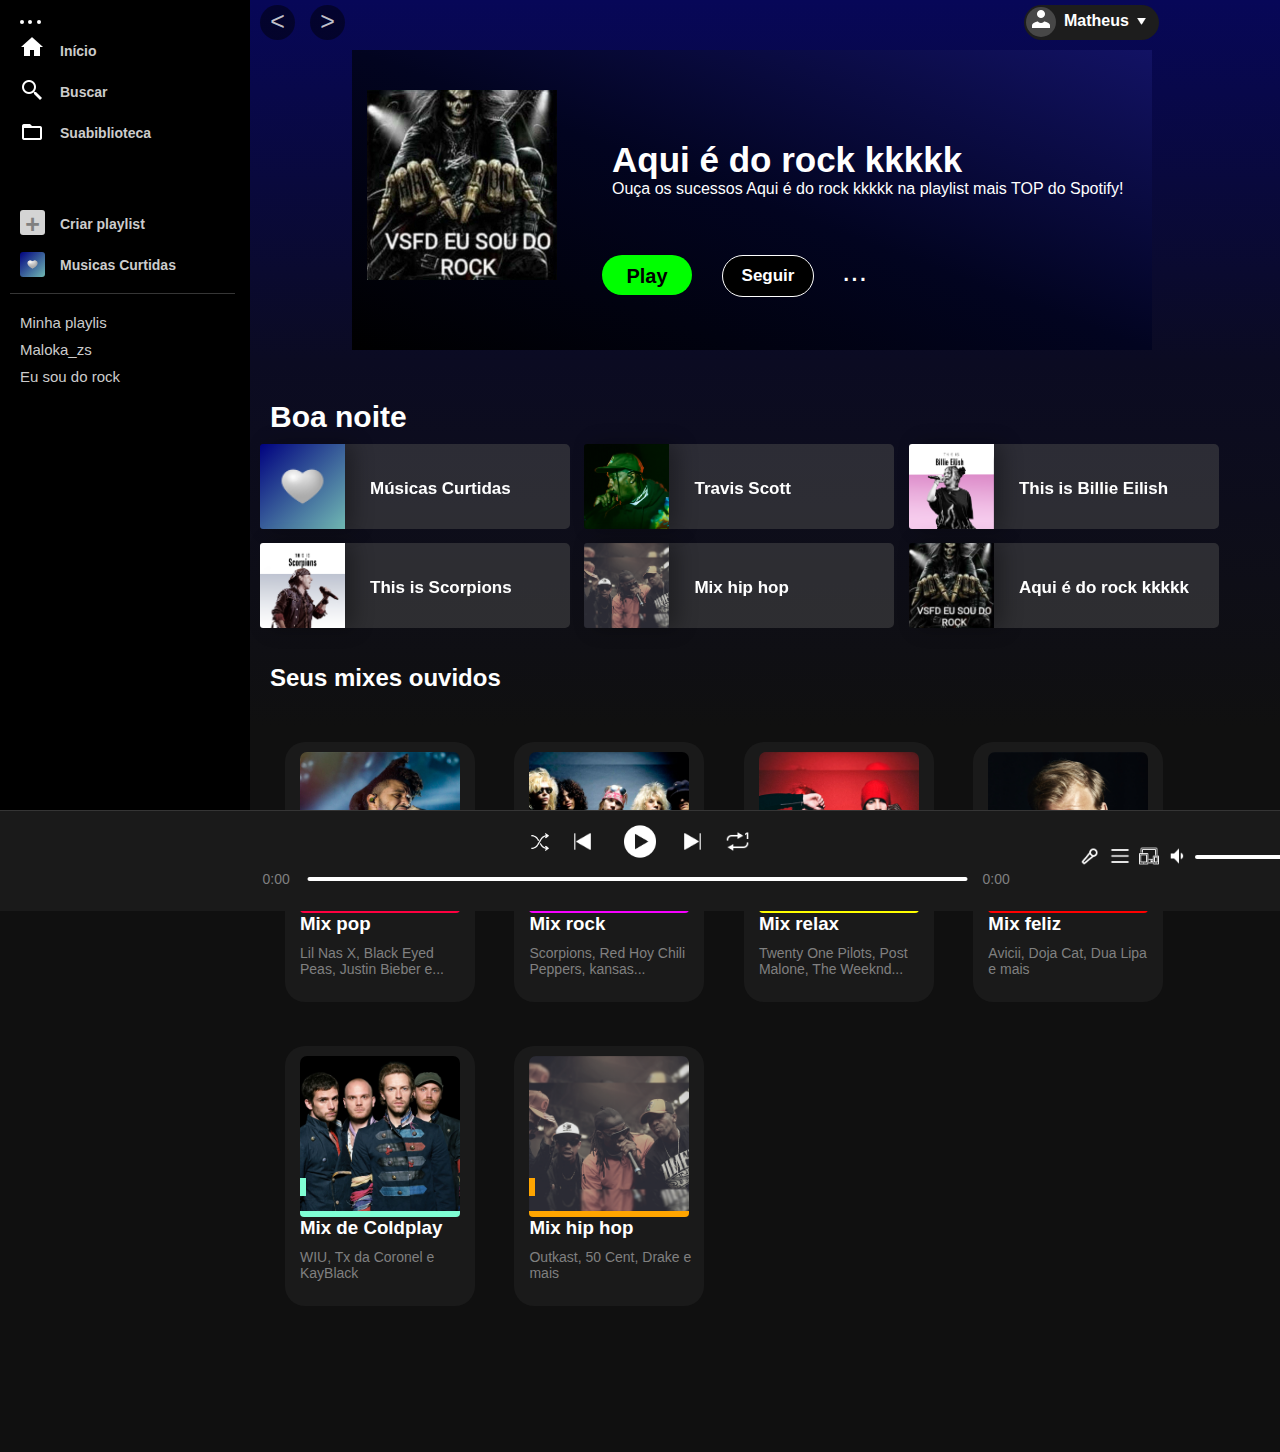
<file: principal/index.html>
<!DOCTYPE html>
<html lang="en">
<head>
    <meta charset="UTF-8">
    <meta http-equiv="X-UA-Compatible" content="IE=edge">
    <meta name="viewport" content="width=device-width, initial-scale=1.0">
    <link rel="stylesheet" href="style.css">
    <link rel="stylesheet" href="medio.css">
    <link rel="stylesheet" href="pequeno.css">
    <link rel="stylesheet" href="tablet.css">
    <link rel="stylesheet" href="mobile.css">
    <title>Minhas Musicas</title>
</head>
<body id="bosta" style="transition: 2s;">
    <div id="container_left">
        <div id="fundo"></div>
        <div id="bolinhas">
            <div class="bolinhas"></div>
            <div class="bolinhas"></div>
            <div class="bolinhas"></div>
        </div>
        <ul id="lista_cima">
            <li class="lc"><img src="../img/icons8-casa-24 (1).png" alt="casinha" id="casinha">Início</li>
            <li class="lc"><img src="../img/icons8-pesquisar-24.png" alt="lupa" id="lupa"><img src="../img/icons8-abrir-pasta-24.png" alt="Buscar" id="pasta">Buscar</li>
            <li class="lc">Suabiblioteca</li>
        </ul>
        <ul id="lista_meio">
            <li class="lm"><div id="adicionar"><p>+</p></div> Criar playlist</li>
            <li class="lm">
                <a href="links_pastas/curtidas/curtidas.html" rel="next">
                <div id="gostei"><img src="../img/icons8-white-heart-48.png" alt="coração" id="coracao"></div>
                    Musicas Curtidas</li>
                </a>
        </ul>
        <div id="linha"></div>
        <ul id="lista_baixo">
            <li class="lb">Minha playlis</li>
            <li class="lb">Maloka_zs</li>
            <li class="lb">Eu sou do rock</li>
        </ul>
    </div>

    <header>
        <div class="setas" id="seta_escquerda">
            <p id="menor_que">&lt;</p>
        </div>
        <div class="setas" id="seta_direita">
            <p id="maior_que">&gt;</p>
        </div>
        <div id="user">
            <div id="bolinha_usuario">
                <img src="../img_midia/icons8-usuário-24.png" alt="usuario" id="usuario">
            </div>
            <p>Matheus</p>
            <img src="../img_midia/icons8-reproduzir-24.png" alt="seta baixo" id="seta">
        </div>
        <div id="banner_meio">
            <div id="meio_banenr">
                <a href="links_pastas/rock/rock.html"><img src="../img_boa_tarde/Aqui e o rock porra.jpg" alt="pagode" id="img_pagode"></a>
                <div id="text_ludi">
                    <a href="links_pastas/rock/rock.html">
                        <p class="text_ludi" id="first_ludi">Aqui é do rock kkkkk</p>
                    </a>
                    <p class="text_ludi" id="sec_ludi">Ouça os sucessos Aqui é do rock kkkkk na playlist mais TOP do Spotify!</p>
                </div>
                <a href="links_pastas/rock/rock.html" id="rock_a">
                    <div class="botao" id="botao_play">
                        <p>Play</p>
                    </div>
                </a>
                <div class="botao" id="botao_seguir">
                    <p>Seguir</p>
                </div>
                <p id="tres_pontos">...</p>
            </div>
        </div>
    </header>
    <main>
        <h2 id="h2_horas">Boa noite</h2>
        <div id="container_pastas">
            <a href="links_pastas/curtidas/curtidas.html" rel="prev">
                <div class="pastas_cima" id="musicas_curtidas">
                    <div id="gostei_curtidas"><img src="../img/icons8-white-heart-48.png" alt="coração" id="coracao_curtidas"></div>
                    <p class="titulo_pasta">Músicas Curtidas</p>
                    <div id="play_hover_2" class="play_hover">
                        <img src="../img_midia/icons8-reproduzir-24 (1).png" alt="reproduzir" id="seta_play">
                    </div>
                </div>
            </a>

            <a href="links_pastas/travis/travis.html">
                <div class="pastas_cima" id="travis_scott" onmouseenter="mudarCor()" onmouseleave="voltarCor()">
                    <img src="../img_boa_tarde/travis_verde.png" alt="travis scott" id="travis">
                    <p class="titulo_pasta">Travis Scott</p>
                    <div id="play_hover_2" class="play_hover">
                        <img src="../img_midia/icons8-reproduzir-24 (1).png" alt="reproduzir" id="seta_play">
                    </div>
                </div>
            </a>

            <a href="links_pastas/billie/billie.html" rel="nex" onmouseenter="mudarCorBillie()" onmouseleave="voltarCorBillie()">
                <div class="pastas_cima" id="billie_eilish">
                    <img src="../img_boa_tarde/billie.png" alt="billie" id="billie">
                    <p class="titulo_pasta">This is Billie Eilish</p>
                    <div id="play_hover_2" class="play_hover">
                        <img src="../img_midia/icons8-reproduzir-24 (1).png" alt="reproduzir" id="seta_play">
                    </div>
                </div>
            </a>



            <a href="links_pastas/scorpions/scorpions.html">
                <div class="pastas_baixo" id="dos_predios">
                    <img src="../img_boa_tarde/scorpions.png" alt="dos predios" id="predios">
                    <p class="titulo_pasta">This is Scorpions</p>
                    <div id="play_hover_2" class="play_hover">
                        <img src="../img_midia/icons8-reproduzir-24 (1).png" alt="reproduzir" id="seta_play">
                    </div>
                </div>
            </a>

            <a href="links_pastas/hiphop/hiphop.html">
                <div class="pastas_baixo" id="Drake">
                    <img src="../img_boa_tarde/racionais.png" alt="Drake" id="drake">
                    <p class="titulo_pasta">Mix hip hop</p>
                    <div id="play_hover_2" class="play_hover">
                        <img src="../img_midia/icons8-reproduzir-24 (1).png" alt="reproduzir" id="seta_play">
                    </div>
                </div>
            </a>

            <a href="links_pastas/rock/rock.html" rel="next">
                <div class="pastas_baixo" id="lil_nas_x">
                    <img src="../img_boa_tarde/Aqui e o rock porra.jpg" alt="lil nas x" id="lil">
                    <p class="titulo_pasta">Aqui é do rock kkkkk</p>
                    <div id="play_hover_2" class="play_hover">
                        <img src="../img_midia/icons8-reproduzir-24 (1).png" alt="reproduzir" id="seta_play">
                    </div>
                </div>
            </a>


        </div>
        <h2>Seus mixes ouvidos</h2>
        <div id="container_mixes">
            <a href="pasta_mixes/mix_pop/pop.html">
                <div class="mixes" id="mix_pop">
                    <img src="../img_mixes/pop.png" alt="mix pop" id="img_pop">
                    <div id="play_mixes">
                        <img src="../img_midia/icons8-reproduzir-24 (1).png" alt="play" id="seta_reproduzir">
                    </div>
                    <div id="cont_pop">
                        <div class="faicha" id="faicha_pop"></div>
                        <div class="faicha2" id="faicha_pop"></div>
                        <h3>Mix pop</h3>
                        <p>Lil Nas X, Black Eyed Peas, Justin Bieber e...</p>
                    </div>
                </div>
            </a>

            <a href="pasta_mixes/mix_rock/rock.html">
                <div class="mixes" id="mix_rock">
                    <img src="../img_mixes/guns_c.png" alt="mix rock" id="img_rock">
                    <div id="play_mixes">
                        <img src="../img_midia/icons8-reproduzir-24 (1).png" alt="play" id="seta_reproduzir">
                    </div>
                    <div id="cont_rock">
                        <div class="faicha" id="faicha_rock"></div>
                        <div class="faicha2" id="faicha_rock"></div>
                        <h3>Mix rock</h3>
                        <p>Scorpions, Red Hoy Chili Peppers, kansas...</p>
                    </div>
                </div>
            </a>

            <a href="pasta_mixes/mix_relax/relax.html">
                <div class="mixes" id="mix_relax">
                    <img src="../img_mixes/twenty_c.png" alt="mix pop" id="img_relax">
                    <div id="play_mixes">
                        <img src="../img_midia/icons8-reproduzir-24 (1).png" alt="play" id="seta_reproduzir">
                    </div>
                    <div id="cont_relax">
                        <div class="faicha" id="faicha_relax"></div>
                        <div class="faicha2" id="faicha_relax"></div>
                        <h3>Mix relax</h3>
                        <p>Twenty One Pilots, Post Malone, The Weeknd...</p>
                    </div>
                </div>
            </a>

            <a href="pasta_mixes/mix_feliz/feliz.html">
                <div class="mixes" id="mix_feliz">
                    <img src="../img_mixes/avicii_c.png" alt="mix pop" id="img_feliz">
                    <div id="play_mixes">
                        <img src="../img_midia/icons8-reproduzir-24 (1).png" alt="play" id="seta_reproduzir">
                    </div>
                    <div id="cont_feliz">
                        <div class="faicha" id="faicha_feliz"></div>
                        <div class="faicha2" id="faicha_feliz"></div>
                        <h3>Mix feliz</h3>
                        <p>Avicii, Doja Cat, Dua Lipa e mais</p>
                    </div>
                </div>
            </a>

            <a href="pasta_mixes/mix_cold/cold.html">
                <div class="mixes" id="mix_veigh">
                    <img src="../img_mixes/Coldplay.jpg" alt="mix pop" id="img_veigh">
                    <div id="play_mixes">
                        <img src="../img_midia/icons8-reproduzir-24 (1).png" alt="play" id="seta_reproduzir">
                    </div>
                    <div id="cont_veigh">
                        <div class="faicha" id="faicha_cold"></div>
                        <div class="faicha2" id="faicha_cold"></div>
                        <h3>Mix de Coldplay</h3>
                        <p>WIU, Tx da Coronel e KayBlack</p>
                    </div>
                </div>
            </a>

            <a href="links_pastas/hiphop/hiphop.html">
                <div class="mixes" id="mix_hiphop">
                    <img src="../img_boa_tarde/racionais.png" alt="mix pop" id="img_hiphop">
                    <div id="play_mixes">
                        <img src="../img_midia/icons8-reproduzir-24 (1).png" alt="play" id="seta_reproduzir">
                    </div>
                    <div id="cont_pop">
                        <div class="faicha" id="faicha_hiphop"></div>
                        <div class="faicha2" id="faicha_hiphop"></div>
                        <h3>Mix hip hop</h3>
                        <p>Outkast, 50 Cent, Drake e mais</p>
                    </div>
                </div>
            </a>
        </div>
        <div id="separar"></div>
    </main>
    <footer>
        
        <div id="center_footer">
            <div id="center_up">
                <img src="../img_midia/icons8-embaralhar-32.png" alt="embaralhar" id="embaralhar">
                <img src="../img_midia/icons8-voltar-64 (1).png" alt="voltar" id="voltar">
                <img src="../img_midia/icons8-botão-_play_-dentro-de-um-círculo-50 (1).png" alt="play" id="play">
                <img src="../img_midia/icons8-voltar-64 (1).png" alt="avancar" id="avancar">
                <img src="../img_midia/icons8-repetir-um-30.png" alt="repetir" id="repetir">
            </div>
            <div id="center_down">
                <p id="tf">0:00</p>
                <div id="linha_do_tempo"></div>
                <p id="ts">0:00</p>
            </div>
        </div>
        <div id="right_footer">
            <img class="espaco_icons" src="../img_midia/icons8-microfone-2-24.png" alt="microfone" id="mic">

            <img class="espaco_icons" src="../img_midia/icons8-menu-arredondado-50.png" alt="menu" id="menu">

            <img class="espaco_icons" src="../img_midia/icons8-vários-dispositivos-50.png" alt="dispositivos" id="dispositivos">

            <img class="espaco_icons" src="../img_midia/icons8-volume-baixo-24 (1).png" alt="volume" id="volume">

            <div id="barra_volume"></div>

        </div>
    </footer>
    <script src="java.js"></script>
</body>
</html>
</file>
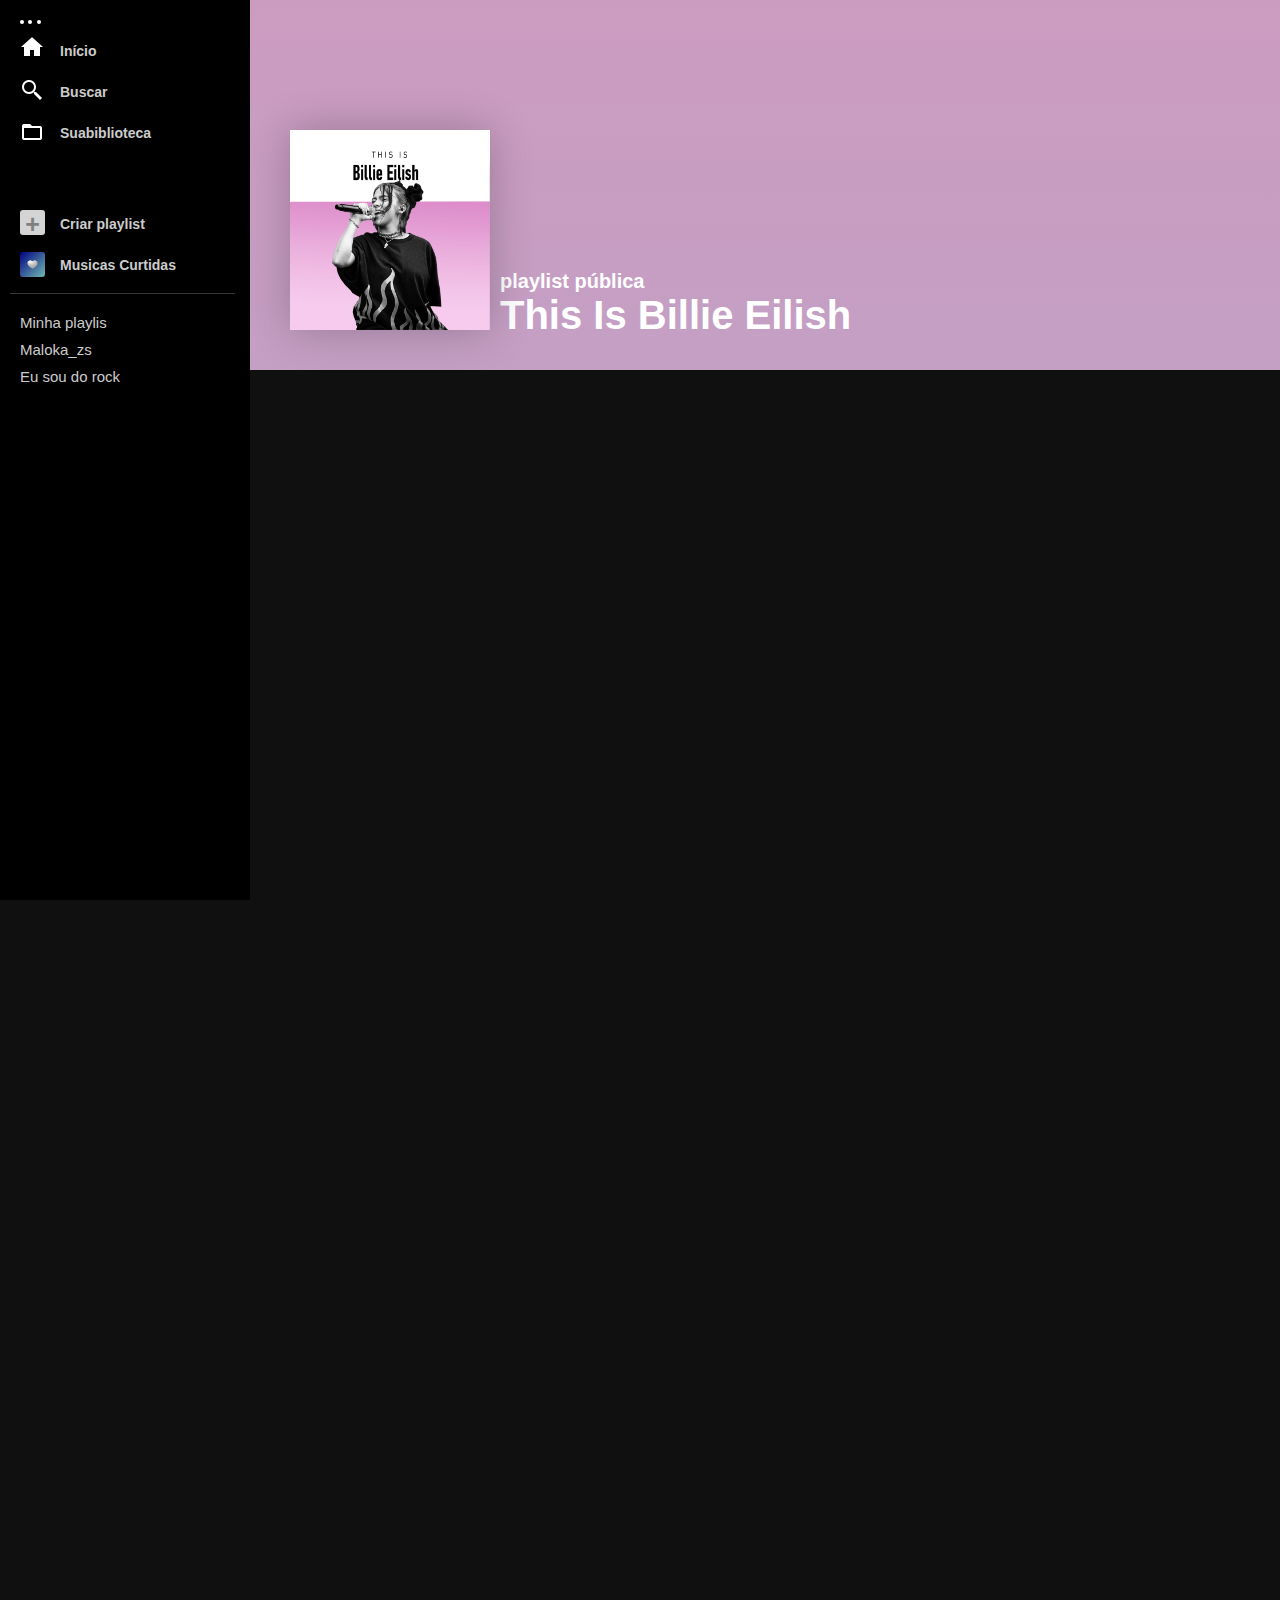
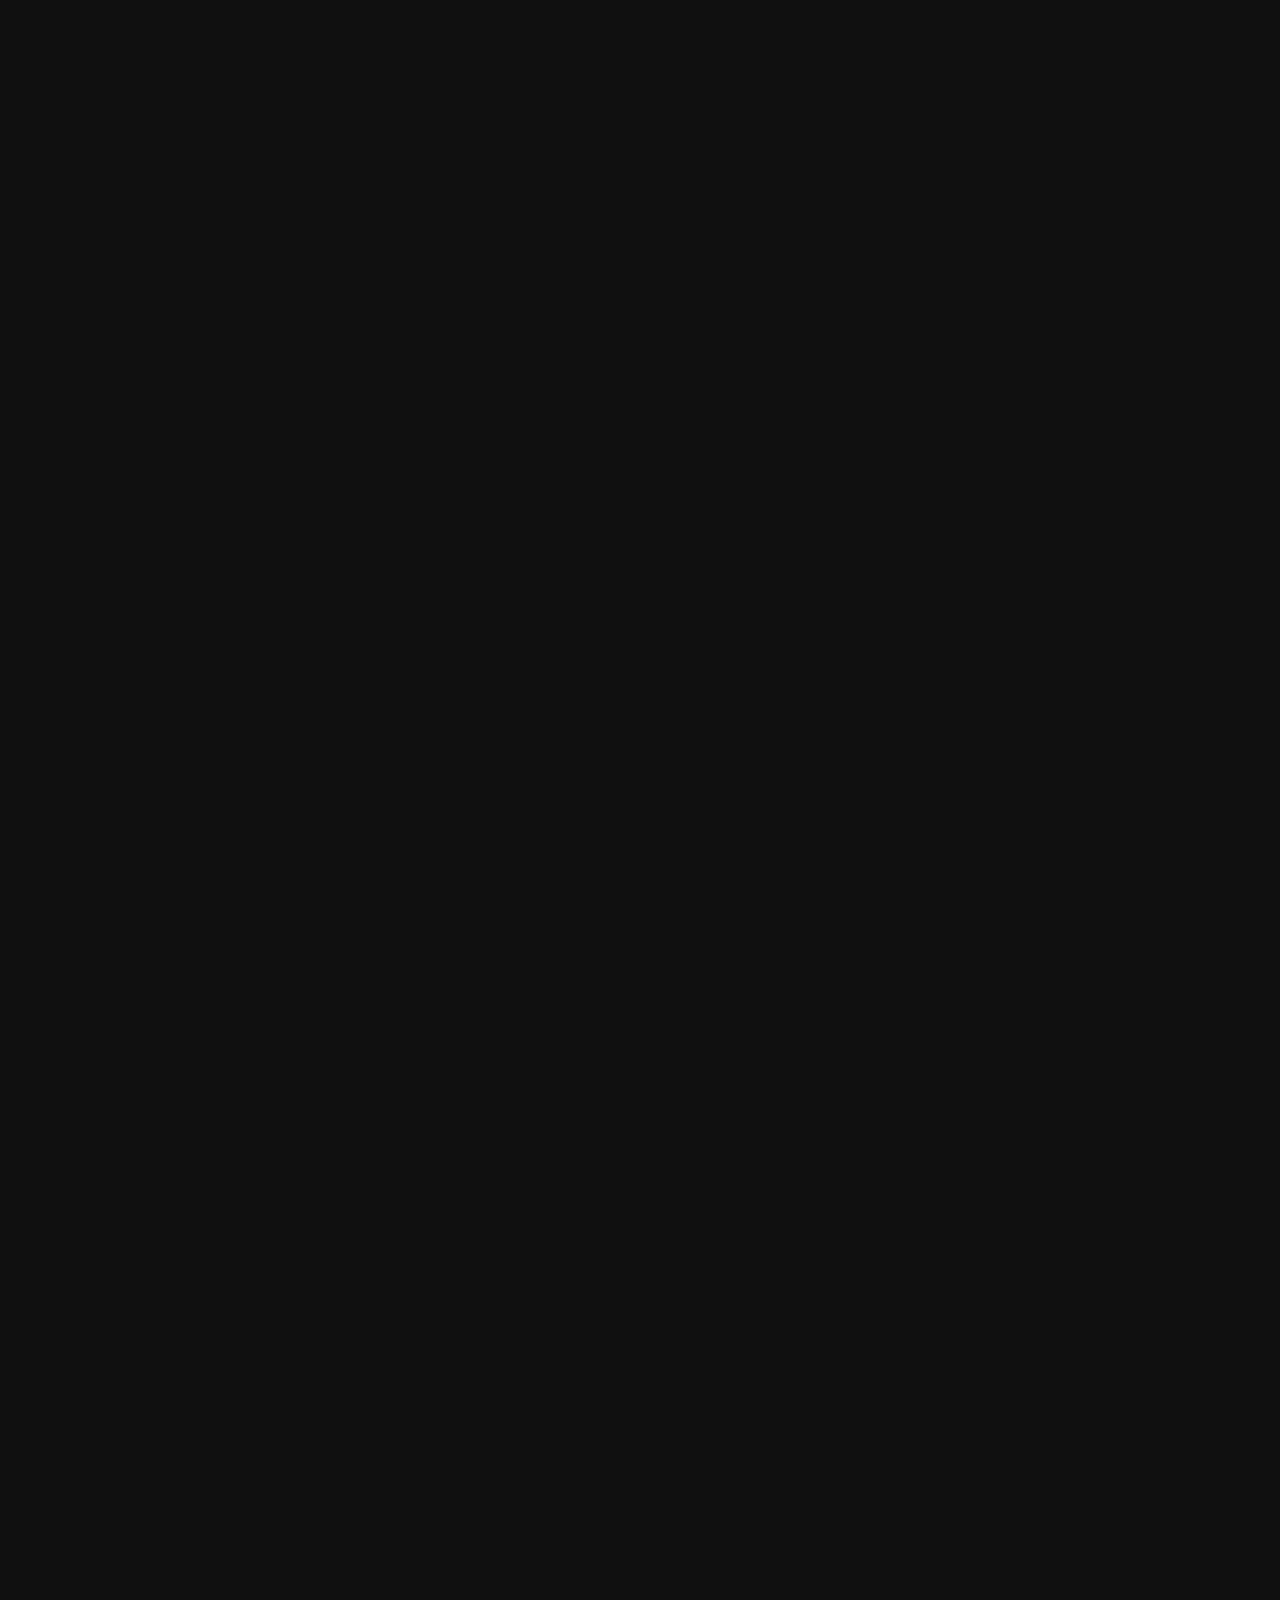
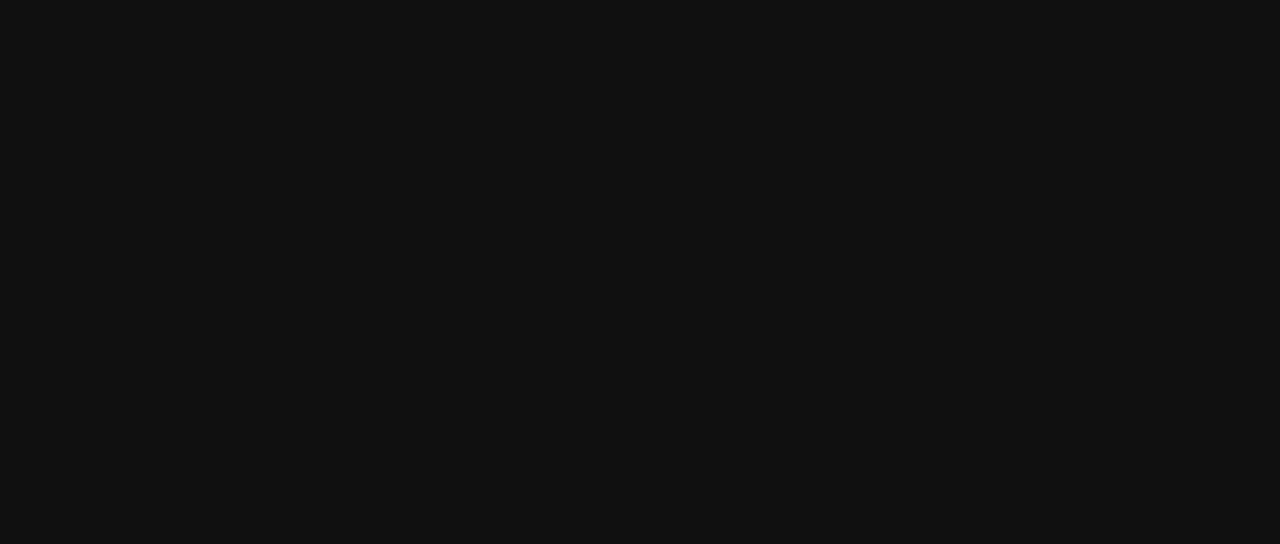
<file: principal/links_pastas/billie/billie.html>
<!DOCTYPE html>
<html lang="pt-BR">
<head>
    <meta charset="UTF-8">
    <meta http-equiv="X-UA-Compatible" content="IE=edge">
    <meta name="viewport" content="width=device-width, initial-scale=1.0">
    <title>Document</title>
    <link rel="stylesheet" href="style.css">
    <link rel="stylesheet" href="style_billie.css">
</head>
<body>
    <div id="container_left">
        <div id="fundo"></div>
        <div id="bolinhas">
            <div class="bolinhas"></div>
            <div class="bolinhas"></div>
            <div class="bolinhas"></div>
        </div>
        <ul id="lista_cima">
            <a href="../../index.html" rel="prev">
                <li class="lc"><img src="../../../img/icons8-casa-24 (1).png" alt="casinha" id="casinha">Início</li>
            </a>
            <li class="lc"><img src="../../../img/icons8-pesquisar-24.png" alt="lupa" id="lupa"><img src="../../../img/icons8-abrir-pasta-24.png" alt="Buscar" id="pasta">Buscar</li>
            <li class="lc">Suabiblioteca</li>
        </ul>
        <ul id="lista_meio">
            <li class="lm"><div id="adicionar"><p>+</p></div> Criar playlist</li>
            <a href="../curtidas/curtidas.html">
                <li class="lm"><div id="gostei"><img src="../../../img/icons8-white-heart-48.png" alt="coração" id="coracao"></div> Musicas Curtidas</li>
            </a>
        </ul>
        <div id="linha"></div>
        <ul id="lista_baixo">
            <li class="lb">Minha playlis</li>
            <li class="lb">Maloka_zs</li>
            <li class="lb">Eu sou do rock</li>
        </ul>
    </div>
    <header>
        <div id="infos_playlist">
            <img src="../../../img_boa_tarde/billie.png" alt="coração branco" id="img_curtidas">
            <div id="text_playlist">
                <p>playlist pública</p>
                <h2>This Is Billie Eilish</h2>
            </div>
        </div>
    </header>
    <main>
        <iframe style="border-radius:12px" src="https://open.spotify.com/embed/playlist/37i9dQZF1DX6cg4h2PoN9y?utm_source=generator" width="100%" height="352" frameBorder="0" allowfullscreen="" allow="autoplay; clipboard-write; encrypted-media; fullscreen; picture-in-picture" loading="lazy"></iframe>
    </main>
</body>
</html>
</file>
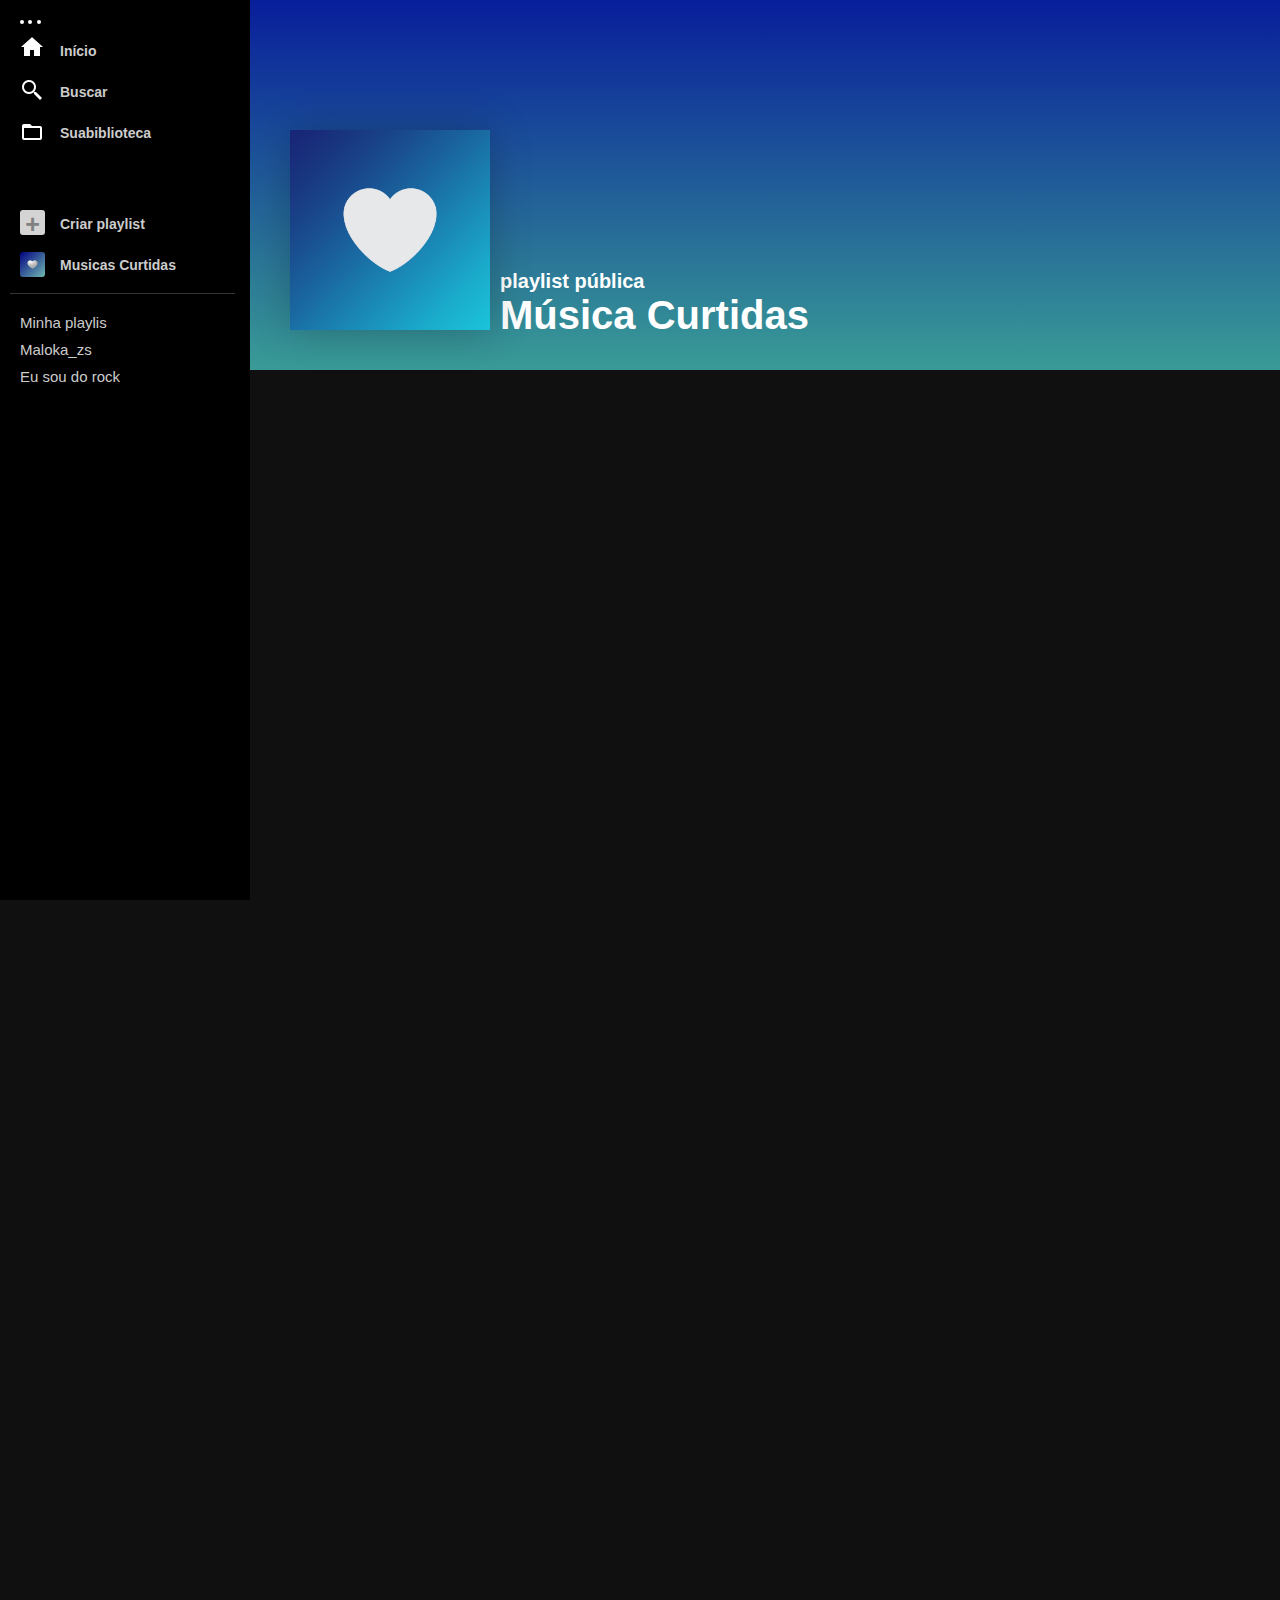
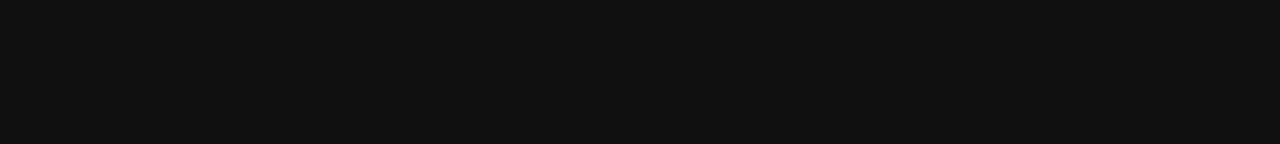
<file: principal/links_pastas/curtidas/curtidas.html>
<!DOCTYPE html>
<html lang="pt-BR">
<head>
    <meta charset="UTF-8">
    <meta http-equiv="X-UA-Compatible" content="IE=edge">
    <meta name="viewport" content="width=device-width, initial-scale=1.0">
    <title>Document</title>
    <link rel="stylesheet" href="style.css">
    <link rel="stylesheet" href="style_curtidas.css">
</head>
<body>
    <div id="container_left">
        <div id="fundo"></div>
        <div id="bolinhas">
            <div class="bolinhas"></div>
            <div class="bolinhas"></div>
            <div class="bolinhas"></div>
        </div>
        <ul id="lista_cima">
            <a href="../../index.html" rel="prev">
                <li class="lc"><img src="../../../img/icons8-casa-24 (1).png" alt="casinha" id="casinha">Início</li>
            </a>
            <li class="lc"><img src="../../../img/icons8-pesquisar-24.png" alt="lupa" id="lupa"><img src="../../../img/icons8-abrir-pasta-24.png" alt="Buscar" id="pasta">Buscar</li>
            <li class="lc">Suabiblioteca</li>
        </ul>
        <ul id="lista_meio">
            <li class="lm"><div id="adicionar"><p>+</p></div> Criar playlist</li>
            <li class="lm"><div id="gostei"><img src="../../../img/icons8-white-heart-48.png" alt="coração" id="coracao"></div> Musicas Curtidas</li>
        </ul>
        <div id="linha"></div>
        <ul id="lista_baixo">
            <li class="lb">Minha playlis</li>
            <li class="lb">Maloka_zs</li>
            <li class="lb">Eu sou do rock</li>
        </ul>
    </div>
    <header>
        <div id="infos_playlist">
            <img src="../img_pastas/Sem Título-1.png" alt="coração branco" id="img_curtidas">
            <div id="text_playlist">
                <p>playlist pública</p>
                <h2>Música Curtidas</h2>
            </div>
        </div>
    </header>
    <main>
        <iframe style="border-radius:12px" src="https://open.spotify.com/embed/playlist/7jaG4XH6aOjlH32JxKGiDP?utm_source=generator" width="100%" height="352" frameBorder="0" allowfullscreen="" allow="autoplay; clipboard-write; encrypted-media; fullscreen; picture-in-picture" loading="lazy"></iframe>
    </main>
</body>
</html>
</file>
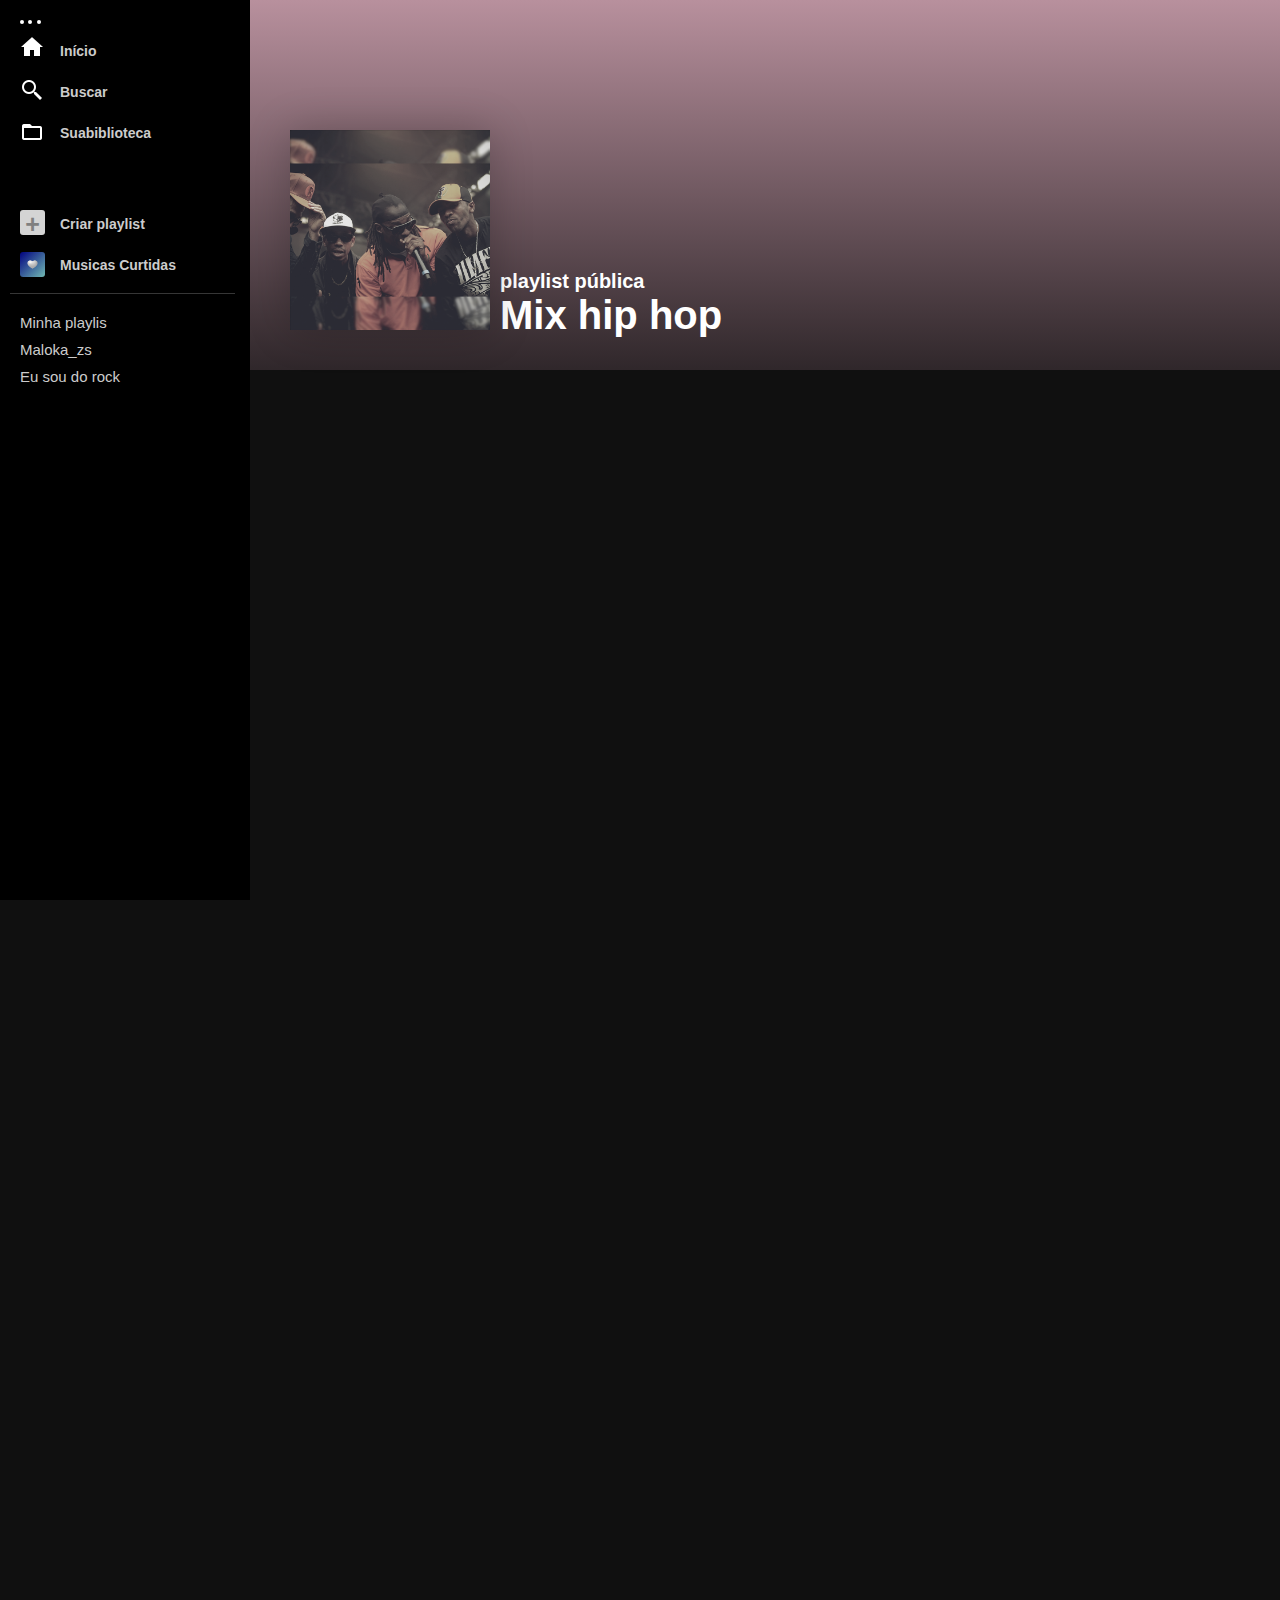
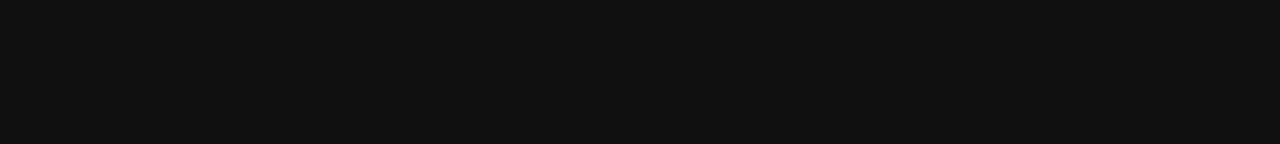
<file: principal/links_pastas/hiphop/hiphop.html>
<!DOCTYPE html>
<html lang="pt-BR">
<head>
    <meta charset="UTF-8">
    <meta http-equiv="X-UA-Compatible" content="IE=edge">
    <meta name="viewport" content="width=device-width, initial-scale=1.0">
    <title>Document</title>
    <link rel="stylesheet" href="style.css">
    <link rel="stylesheet" href="style_hiphop.css">
</head>
<body>
    <div id="container_left">
        <div id="fundo"></div>
        <div id="bolinhas">
            <div class="bolinhas"></div>
            <div class="bolinhas"></div>
            <div class="bolinhas"></div>
        </div>
        <ul id="lista_cima">
            <a href="../../index.html" rel="prev">
                <li class="lc"><img src="../../../img/icons8-casa-24 (1).png" alt="casinha" id="casinha">Início</li>
            </a>
            <li class="lc"><img src="../../../img/icons8-pesquisar-24.png" alt="lupa" id="lupa"><img src="../../../img/icons8-abrir-pasta-24.png" alt="Buscar" id="pasta">Buscar</li>
            <li class="lc">Suabiblioteca</li>
        </ul>
        <ul id="lista_meio">
            <li class="lm"><div id="adicionar"><p>+</p></div> Criar playlist</li>
            <a href="../curtidas/curtidas.html">
                <li class="lm"><div id="gostei"><img src="../../../img/icons8-white-heart-48.png" alt="coração" id="coracao"></div> Musicas Curtidas</li>
            </a>
        </ul>
        <div id="linha"></div>
        <ul id="lista_baixo">
            <li class="lb">Minha playlis</li>
            <li class="lb">Maloka_zs</li>
            <li class="lb">Eu sou do rock</li>
        </ul>
    </div>
    <header>
        <div id="infos_playlist">
            <img src="../../../img_boa_tarde/racionais.png" alt="coração branco" id="img_curtidas">
            <div id="text_playlist">
                <p>playlist pública</p>
                <h2>Mix hip hop</h2>
            </div>
        </div>
    </header>
    <main>
        <iframe style="border-radius:12px" src="https://open.spotify.com/embed/playlist/37i9dQZF1EQnqst5TRi17F?utm_source=generator" width="100%" height="352" frameBorder="0" allowfullscreen="" allow="autoplay; clipboard-write; encrypted-media; fullscreen; picture-in-picture" loading="lazy"></iframe>
    </main>
</body>
</html>
</file>
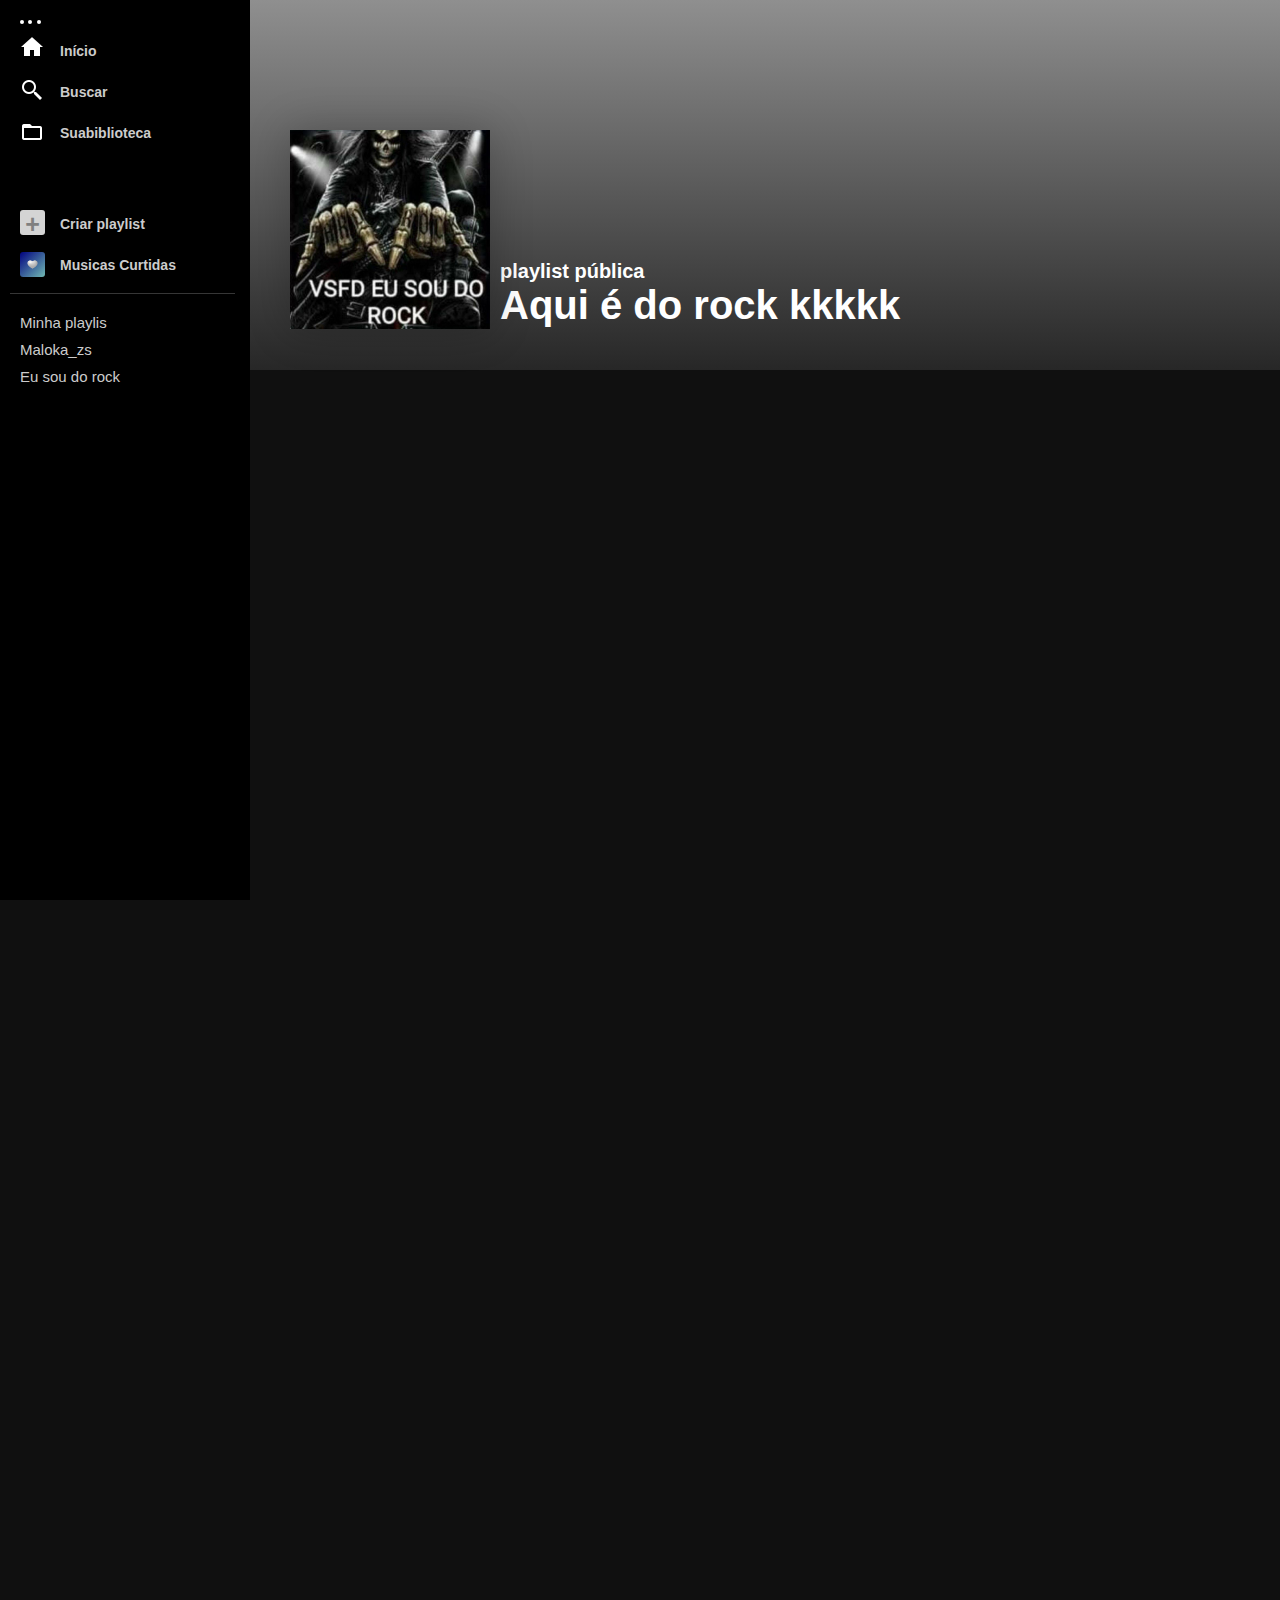
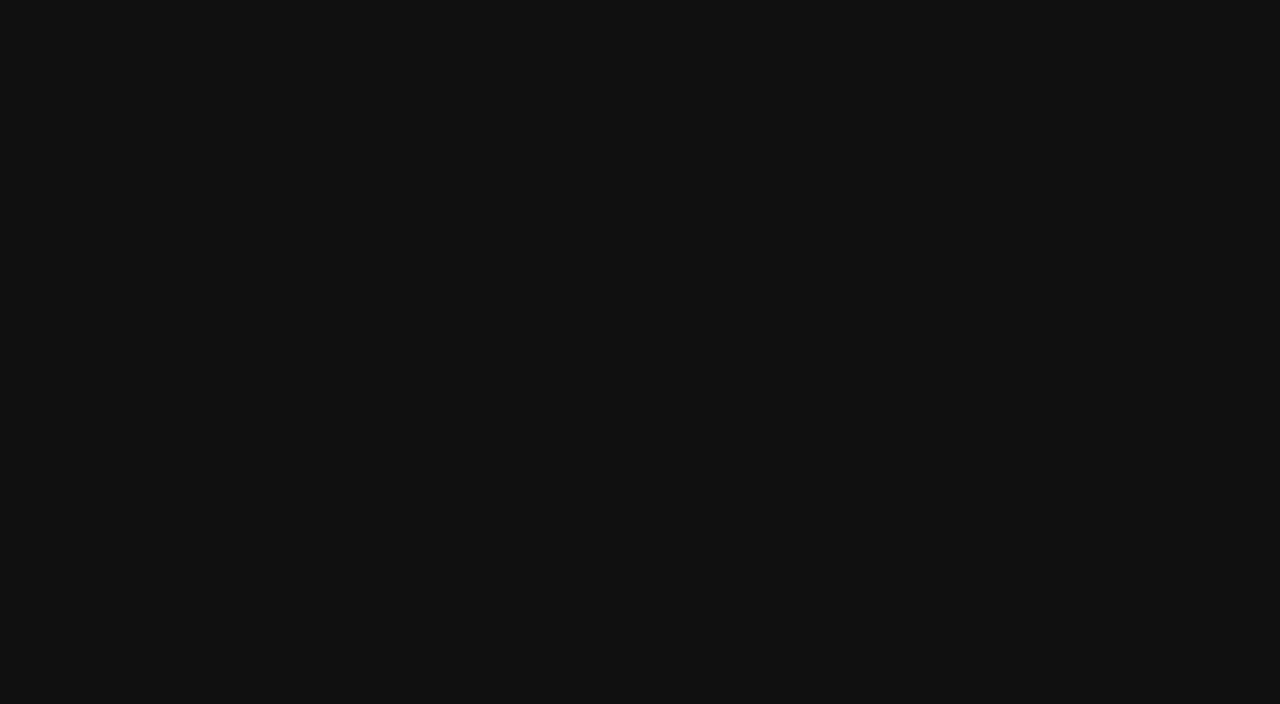
<file: principal/links_pastas/rock/rock.html>
<!DOCTYPE html>
<html lang="pt-BR">
<head>
    <meta charset="UTF-8">
    <meta http-equiv="X-UA-Compatible" content="IE=edge">
    <meta name="viewport" content="width=device-width, initial-scale=1.0">
    <title>Document</title>
    <link rel="stylesheet" href="style.css">
    <link rel="stylesheet" href="style_rock.css">
</head>
<body>
    <div id="container_left">
        <div id="fundo"></div>
        <div id="bolinhas">
            <div class="bolinhas"></div>
            <div class="bolinhas"></div>
            <div class="bolinhas"></div>
        </div>
        <ul id="lista_cima">
            <a href="../../index.html" rel="prev">
                <li class="lc"><img src="../../../img/icons8-casa-24 (1).png" alt="casinha" id="casinha">Início</li>
            </a>
            <li class="lc"><img src="../../../img/icons8-pesquisar-24.png" alt="lupa" id="lupa"><img src="../../../img/icons8-abrir-pasta-24.png" alt="Buscar" id="pasta">Buscar</li>
            <li class="lc">Suabiblioteca</li>
        </ul>
        <ul id="lista_meio">
            <li class="lm"><div id="adicionar"><p>+</p></div> Criar playlist</li>
            <a href="../curtidas/curtidas.html">
                <li class="lm"><div id="gostei"><img src="../../../img/icons8-white-heart-48.png" alt="coração" id="coracao"></div> Musicas Curtidas</li>
            </a>
        </ul>
        <div id="linha"></div>
        <ul id="lista_baixo">
            <li class="lb">Minha playlis</li>
            <li class="lb">Maloka_zs</li>
            <li class="lb">Eu sou do rock</li>
        </ul>
    </div>
    <header>
        <div id="infos_playlist">
            <img src="../../../img_boa_tarde/Aqui e o rock porra.jpg" alt="coração branco" id="img_curtidas">
            <div id="text_playlist">
                <p>playlist pública</p>
                <h2>Aqui é do rock kkkkk</h2>
            </div>
        </div>
    </header>
    <main>
        <iframe style="border-radius:12px" src="https://open.spotify.com/embed/playlist/0Z7lxLV92AuJlPqsTcvZdc?utm_source=generator" width="100%" height="352" frameBorder="0" allowfullscreen="" allow="autoplay; clipboard-write; encrypted-media; fullscreen; picture-in-picture" loading="lazy"></iframe>
    </main>
</body>
</html>
</file>
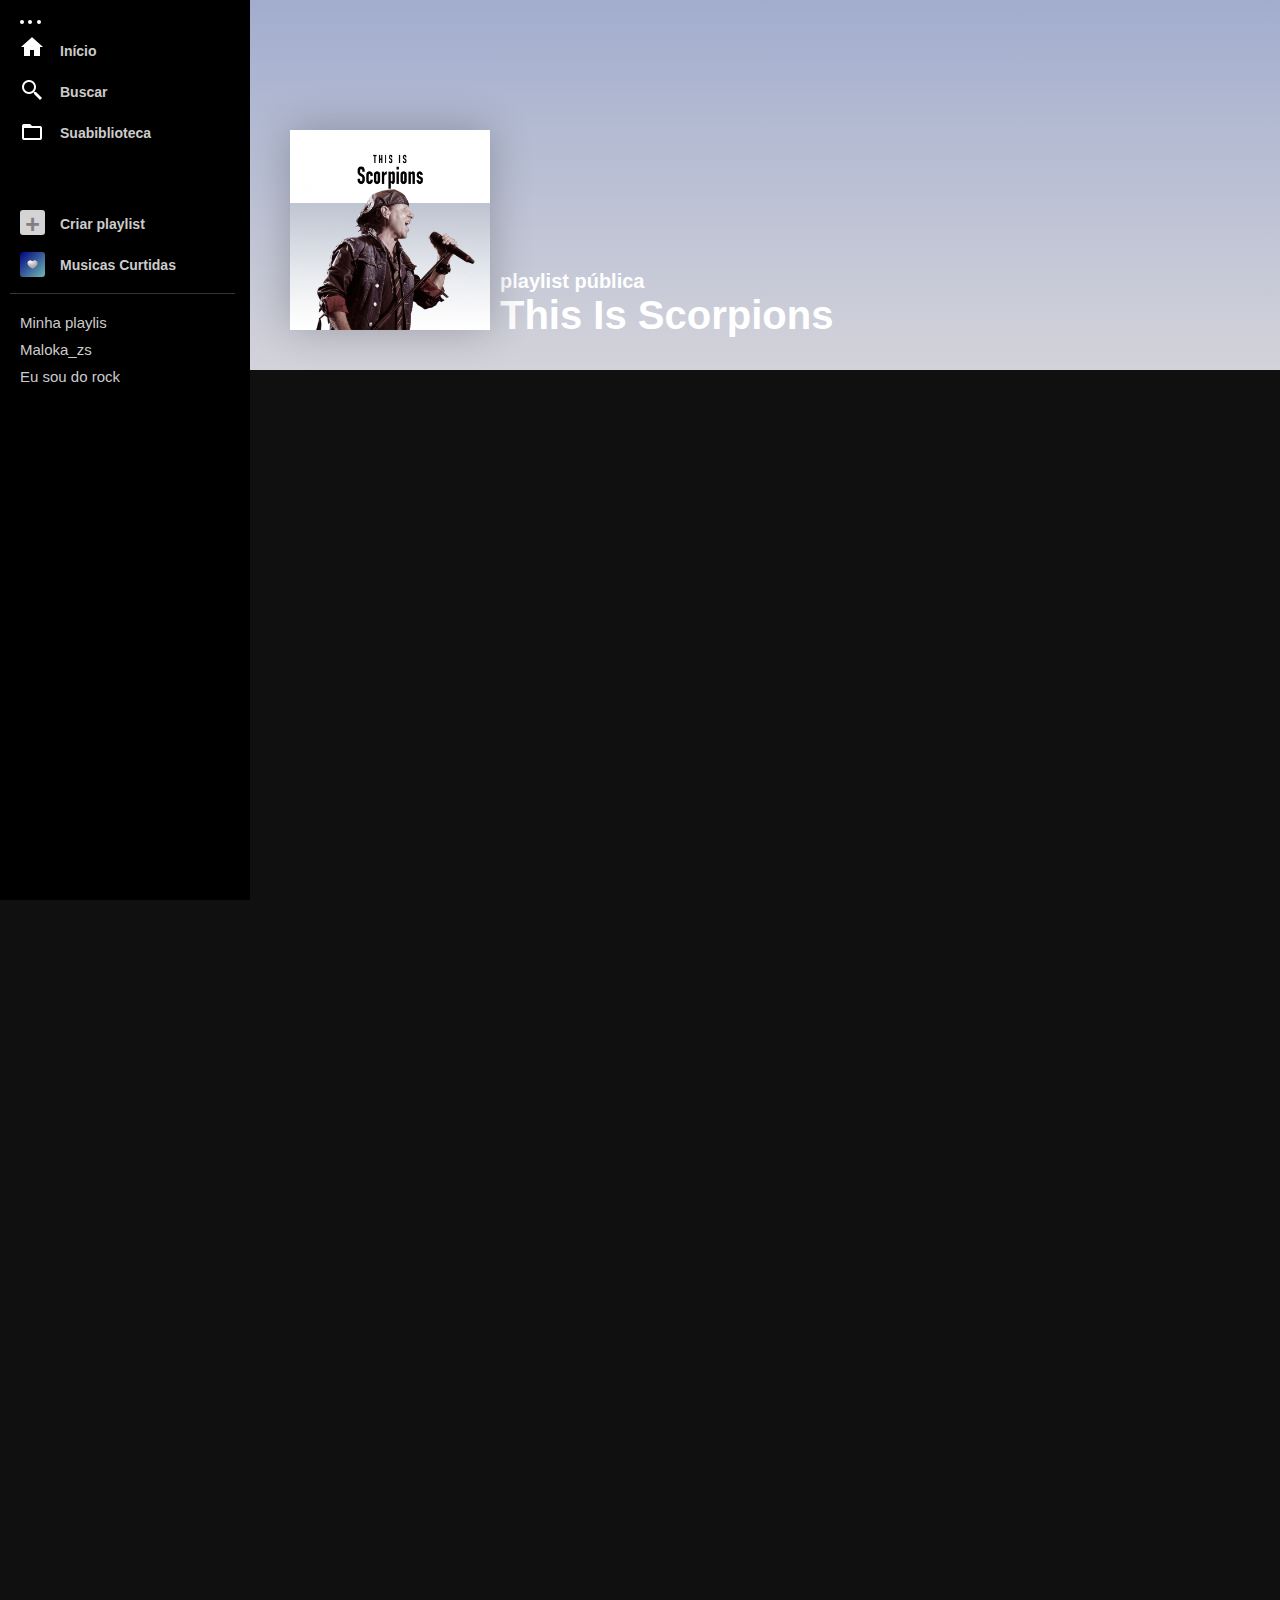
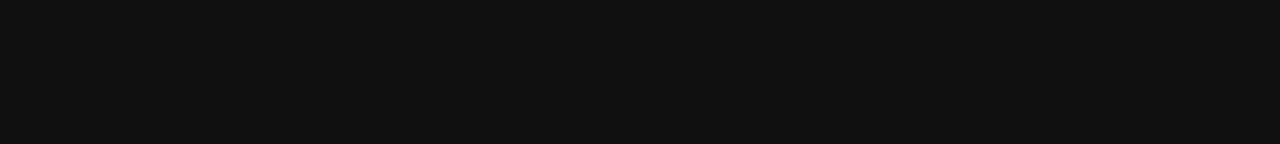
<file: principal/links_pastas/scorpions/scorpions.html>
<!DOCTYPE html>
<html lang="pt-BR">
<head>
    <meta charset="UTF-8">
    <meta http-equiv="X-UA-Compatible" content="IE=edge">
    <meta name="viewport" content="width=device-width, initial-scale=1.0">
    <title>Document</title>
    <link rel="stylesheet" href="style.css">
    <link rel="stylesheet" href="style_scorpions.css">
</head>
<body>
    <div id="container_left">
        <div id="fundo"></div>
        <div id="bolinhas">
            <div class="bolinhas"></div>
            <div class="bolinhas"></div>
            <div class="bolinhas"></div>
        </div>
        <ul id="lista_cima">
            <a href="../../index.html" rel="prev">
                <li class="lc"><img src="../../../img/icons8-casa-24 (1).png" alt="casinha" id="casinha">Início</li>
            </a>
            <li class="lc"><img src="../../../img/icons8-pesquisar-24.png" alt="lupa" id="lupa"><img src="../../../img/icons8-abrir-pasta-24.png" alt="Buscar" id="pasta">Buscar</li>
            <li class="lc">Suabiblioteca</li>
        </ul>
        <ul id="lista_meio">
            <li class="lm"><div id="adicionar"><p>+</p></div> Criar playlist</li>
            <a href="../curtidas/curtidas.html">
                <li class="lm"><div id="gostei"><img src="../../../img/icons8-white-heart-48.png" alt="coração" id="coracao"></div> Musicas Curtidas</li>
            </a>
        </ul>
        <div id="linha"></div>
        <ul id="lista_baixo">
            <li class="lb">Minha playlis</li>
            <li class="lb">Maloka_zs</li>
            <li class="lb">Eu sou do rock</li>
        </ul>
    </div>
    <header>
        <div id="infos_playlist">
            <img src="../../../img_boa_tarde/scorpions.png" alt="coração branco" id="img_curtidas">
            <div id="text_playlist">
                <p>playlist pública</p>
                <h2>This Is Scorpions</h2>
            </div>
        </div>
    </header>
    <main>
        <iframe style="border-radius:12px" src="https://open.spotify.com/embed/playlist/37i9dQZF1DZ06evO1cSzqU?utm_source=generator" width="100%" height="352" frameBorder="0" allowfullscreen="" allow="autoplay; clipboard-write; encrypted-media; fullscreen; picture-in-picture" loading="lazy"></iframe>
    </main>
</body>
</html>
</file>
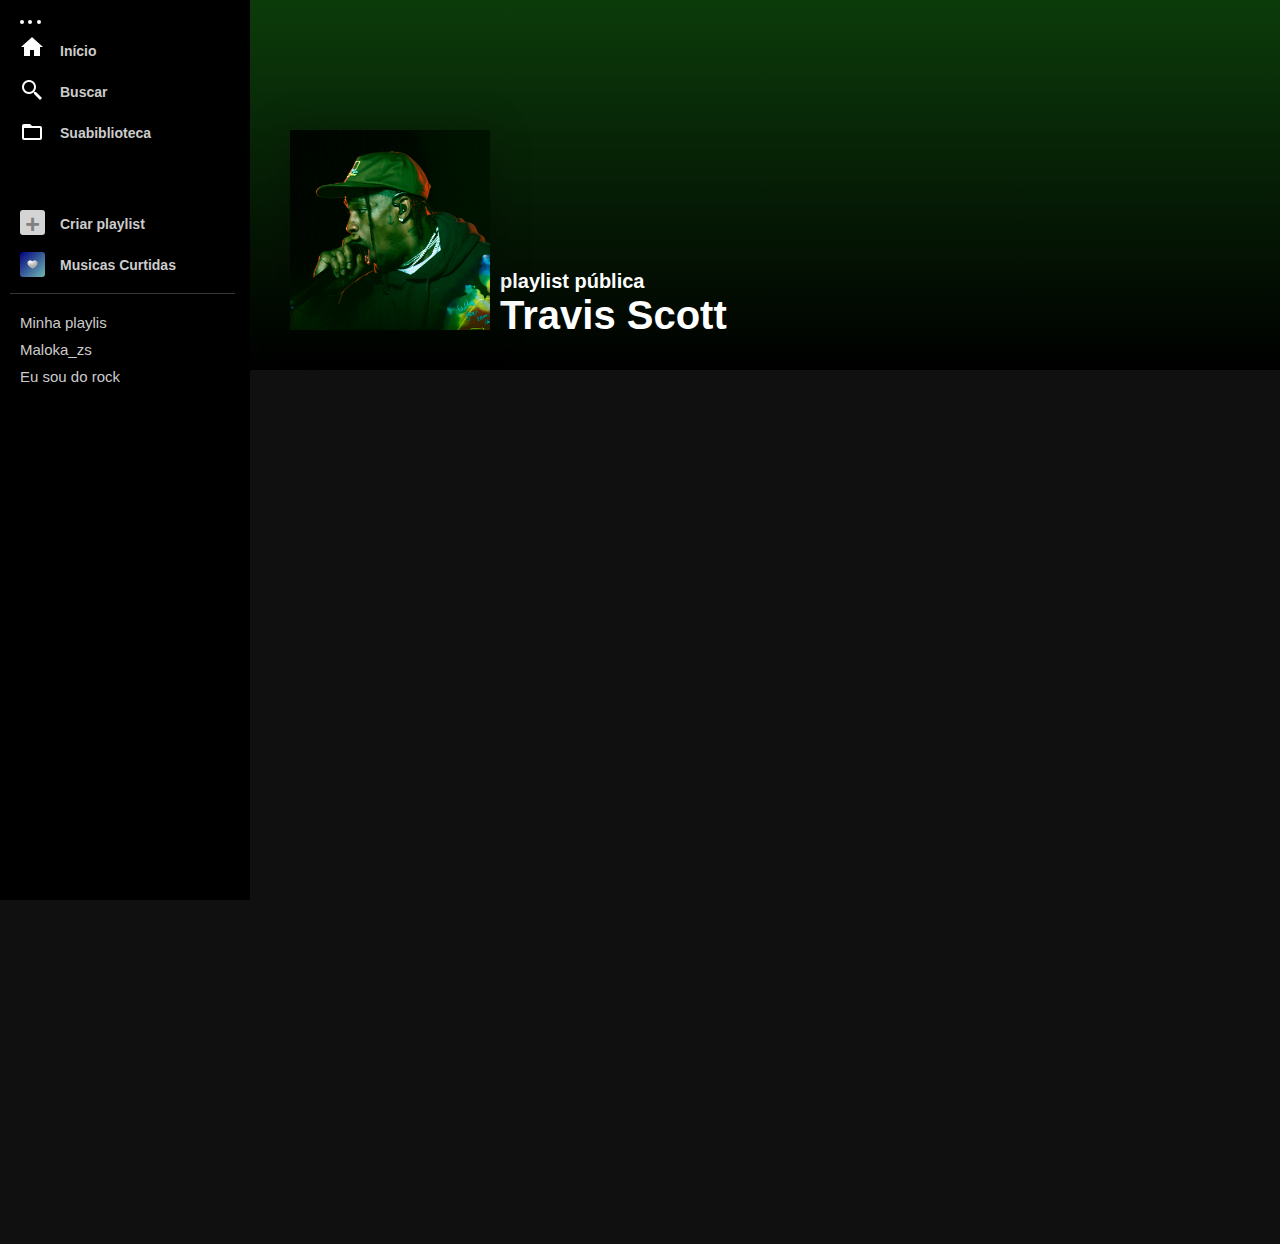
<file: principal/links_pastas/travis/travis.html>
<!DOCTYPE html>
<html lang="pt-BR">
<head>
    <meta charset="UTF-8">
    <meta http-equiv="X-UA-Compatible" content="IE=edge">
    <meta name="viewport" content="width=device-width, initial-scale=1.0">
    <title>Document</title>
    <link rel="stylesheet" href="style.css">
    <link rel="stylesheet" href="style_travis.css">
</head>
<body>
    <div id="container_left">
        <div id="fundo"></div>
        <div id="bolinhas">
            <div class="bolinhas"></div>
            <div class="bolinhas"></div>
            <div class="bolinhas"></div>
        </div>
        <ul id="lista_cima">
            <a href="../../index.html" rel="prev">
                <li class="lc"><img src="../../../img/icons8-casa-24 (1).png" alt="casinha" id="casinha">Início</li>
            </a>
            <li class="lc"><img src="../../../img/icons8-pesquisar-24.png" alt="lupa" id="lupa"><img src="../../../img/icons8-abrir-pasta-24.png" alt="Buscar" id="pasta">Buscar</li>
            <li class="lc">Suabiblioteca</li>
        </ul>
        <ul id="lista_meio">
            <li class="lm"><div id="adicionar"><p>+</p></div> Criar playlist</li>
            <a href="../curtidas/curtidas.html">
                <li class="lm"><div id="gostei"><img src="../../../img/icons8-white-heart-48.png" alt="coração" id="coracao"></div> Musicas Curtidas</li>
            </a>
        </ul>
        <div id="linha"></div>
        <ul id="lista_baixo">
            <li class="lb">Minha playlis</li>
            <li class="lb">Maloka_zs</li>
            <li class="lb">Eu sou do rock</li>
        </ul>
    </div>
    <header>
        <div id="infos_playlist">
            <img src="../../../img_boa_tarde/travis_verde.png" alt="coração branco" id="img_curtidas">
            <div id="text_playlist">
                <p>playlist pública</p>
                <h2>Travis Scott</h2>
            </div>
        </div>
    </header>
    <main>
        <iframe style="border-radius:12px" src="https://open.spotify.com/embed/artist/0Y5tJX1MQlPlqiwlOH1tJY?utm_source=generator" width="100%" height="352" frameBorder="0" allowfullscreen="" allow="autoplay; clipboard-write; encrypted-media; fullscreen; picture-in-picture" loading="lazy"></iframe>
    </main>
</body>
</html>
</file>
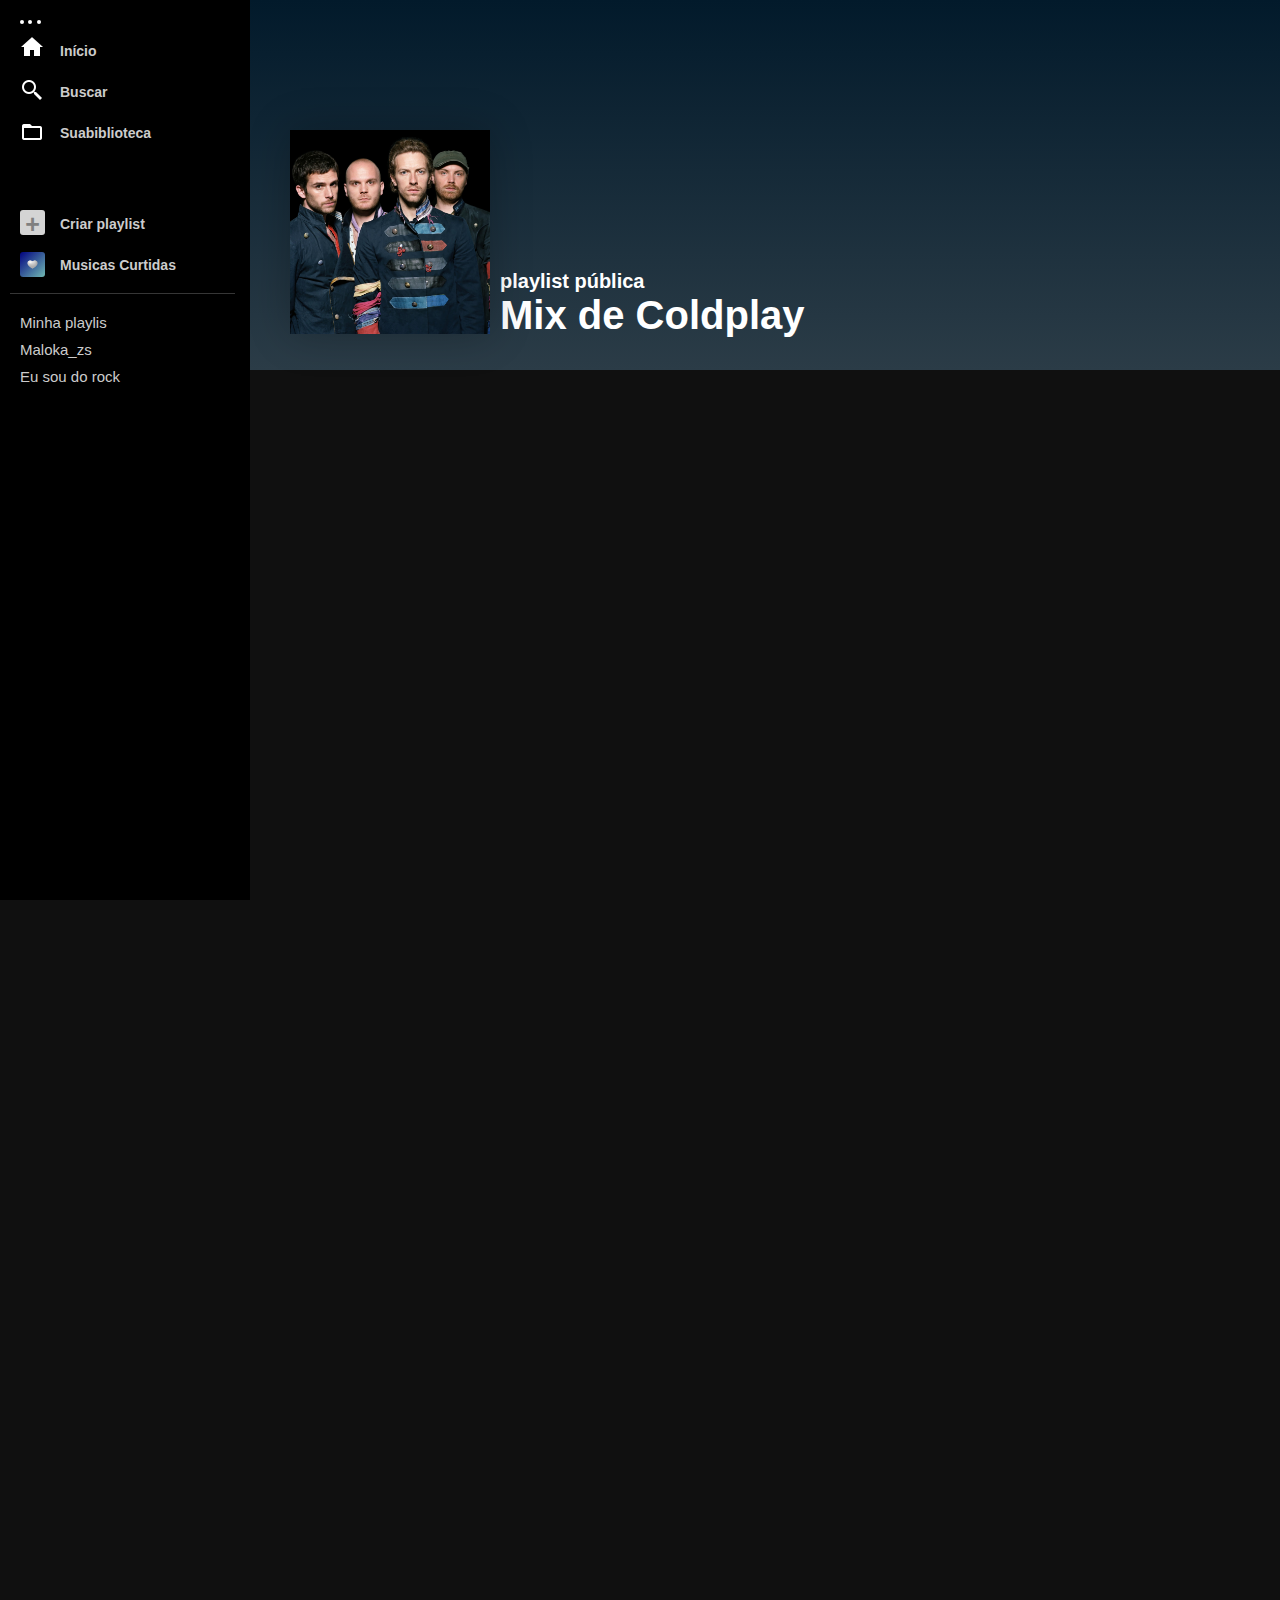
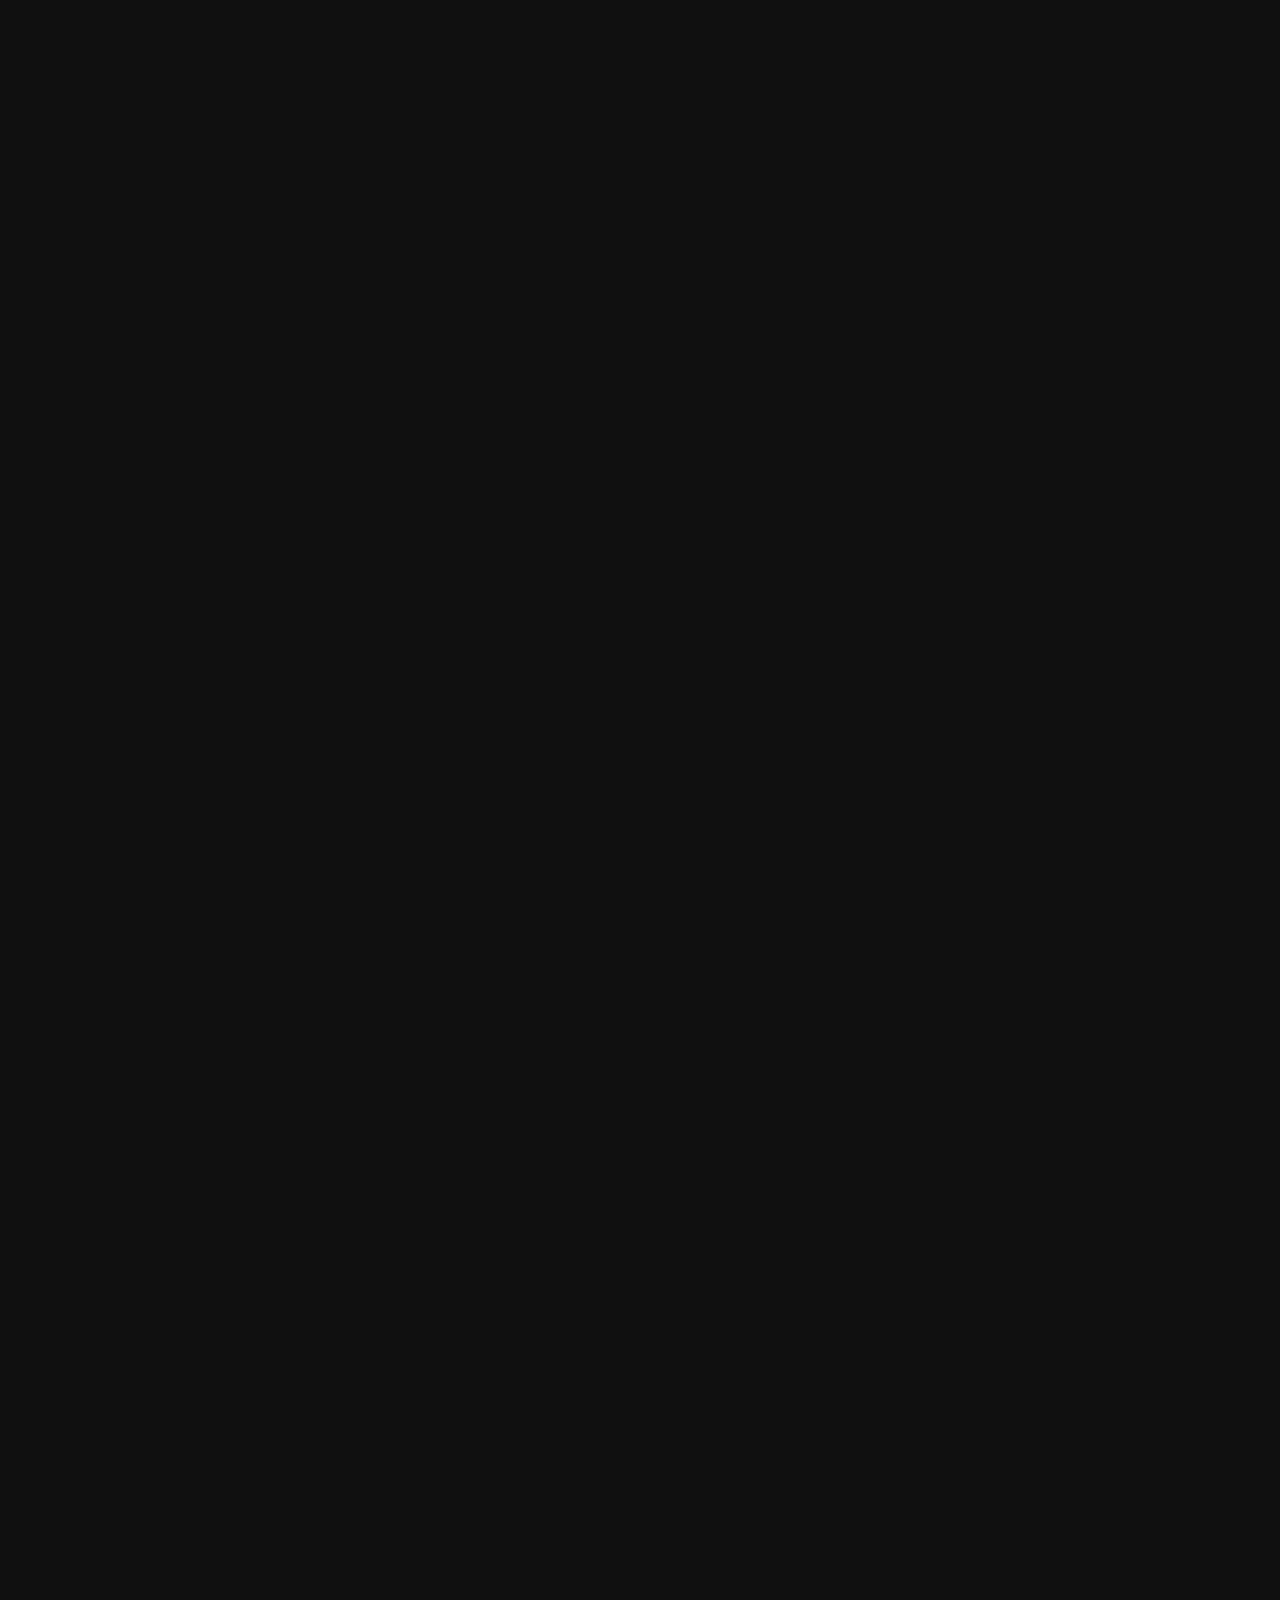
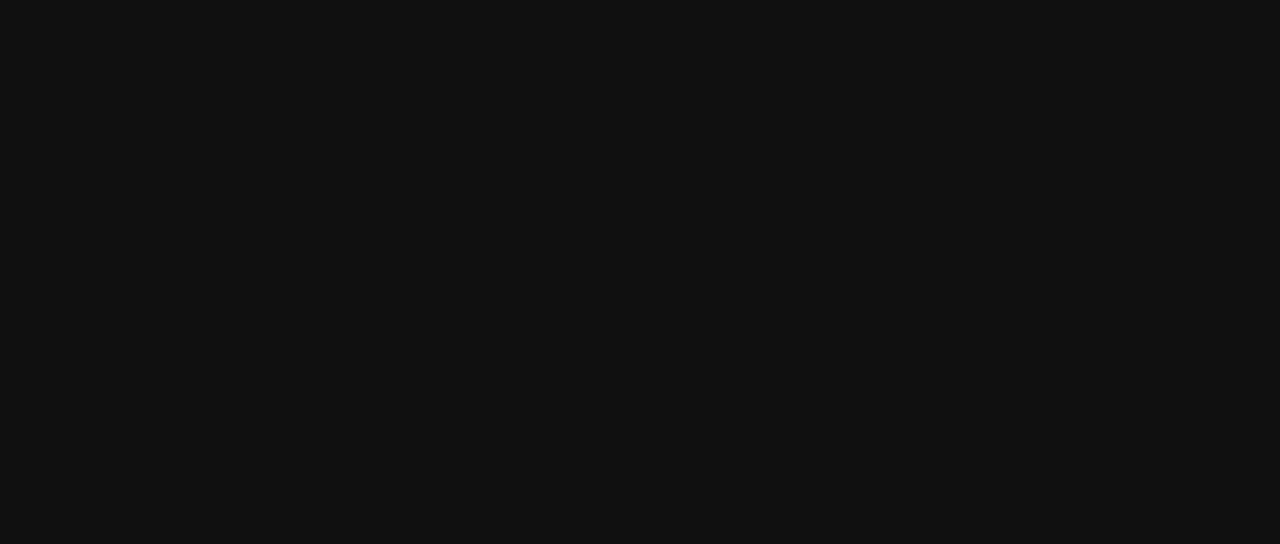
<file: principal/pasta_mixes/mix_cold/cold.html>
<!DOCTYPE html>
<html lang="pt-BR">
<head>
    <meta charset="UTF-8">
    <meta http-equiv="X-UA-Compatible" content="IE=edge">
    <meta name="viewport" content="width=device-width, initial-scale=1.0">
    <title>Document</title>
    <link rel="stylesheet" href="style.css">
    <link rel="stylesheet" href="style_cold.css">
</head>
<body>
    <div id="container_left">
        <div id="fundo"></div>
        <div id="bolinhas">
            <div class="bolinhas"></div>
            <div class="bolinhas"></div>
            <div class="bolinhas"></div>
        </div>
        <ul id="lista_cima">
            <a href="../../index.html" rel="prev">
                <li class="lc"><img src="../../../img/icons8-casa-24 (1).png" alt="casinha" id="casinha">Início</li>
            </a>
            <li class="lc"><img src="../../../img/icons8-pesquisar-24.png" alt="lupa" id="lupa"><img src="../../../img/icons8-abrir-pasta-24.png" alt="Buscar" id="pasta">Buscar</li>
            <li class="lc">Suabiblioteca</li>
        </ul>
        <ul id="lista_meio">
            <li class="lm"><div id="adicionar"><p>+</p></div> Criar playlist</li>
            <a href="../curtidas/curtidas.html">
                <li class="lm"><div id="gostei"><img src="../../../img/icons8-white-heart-48.png" alt="coração" id="coracao"></div> Musicas Curtidas</li>
            </a>
        </ul>
        <div id="linha"></div>
        <ul id="lista_baixo">
            <li class="lb">Minha playlis</li>
            <li class="lb">Maloka_zs</li>
            <li class="lb">Eu sou do rock</li>
        </ul>
    </div>
    <header>
        <div id="infos_playlist">
            <img src="../../../img_mixes/Coldplay.jpg" alt="coração branco" id="img_curtidas">
            <div id="text_playlist">
                <p>playlist pública</p>
                <h2>Mix de Coldplay</h2>
            </div>
        </div>
    </header>
    <main>
        <iframe style="border-radius:12px" src="https://open.spotify.com/embed/playlist/1ehCmVKW2qKhQwUj2uEZ8y?utm_source=generator" width="100%" height="352" frameBorder="0" allowfullscreen="" allow="autoplay; clipboard-write; encrypted-media; fullscreen; picture-in-picture" loading="lazy"></iframe>
    </main>
</body>
</html>
</file>
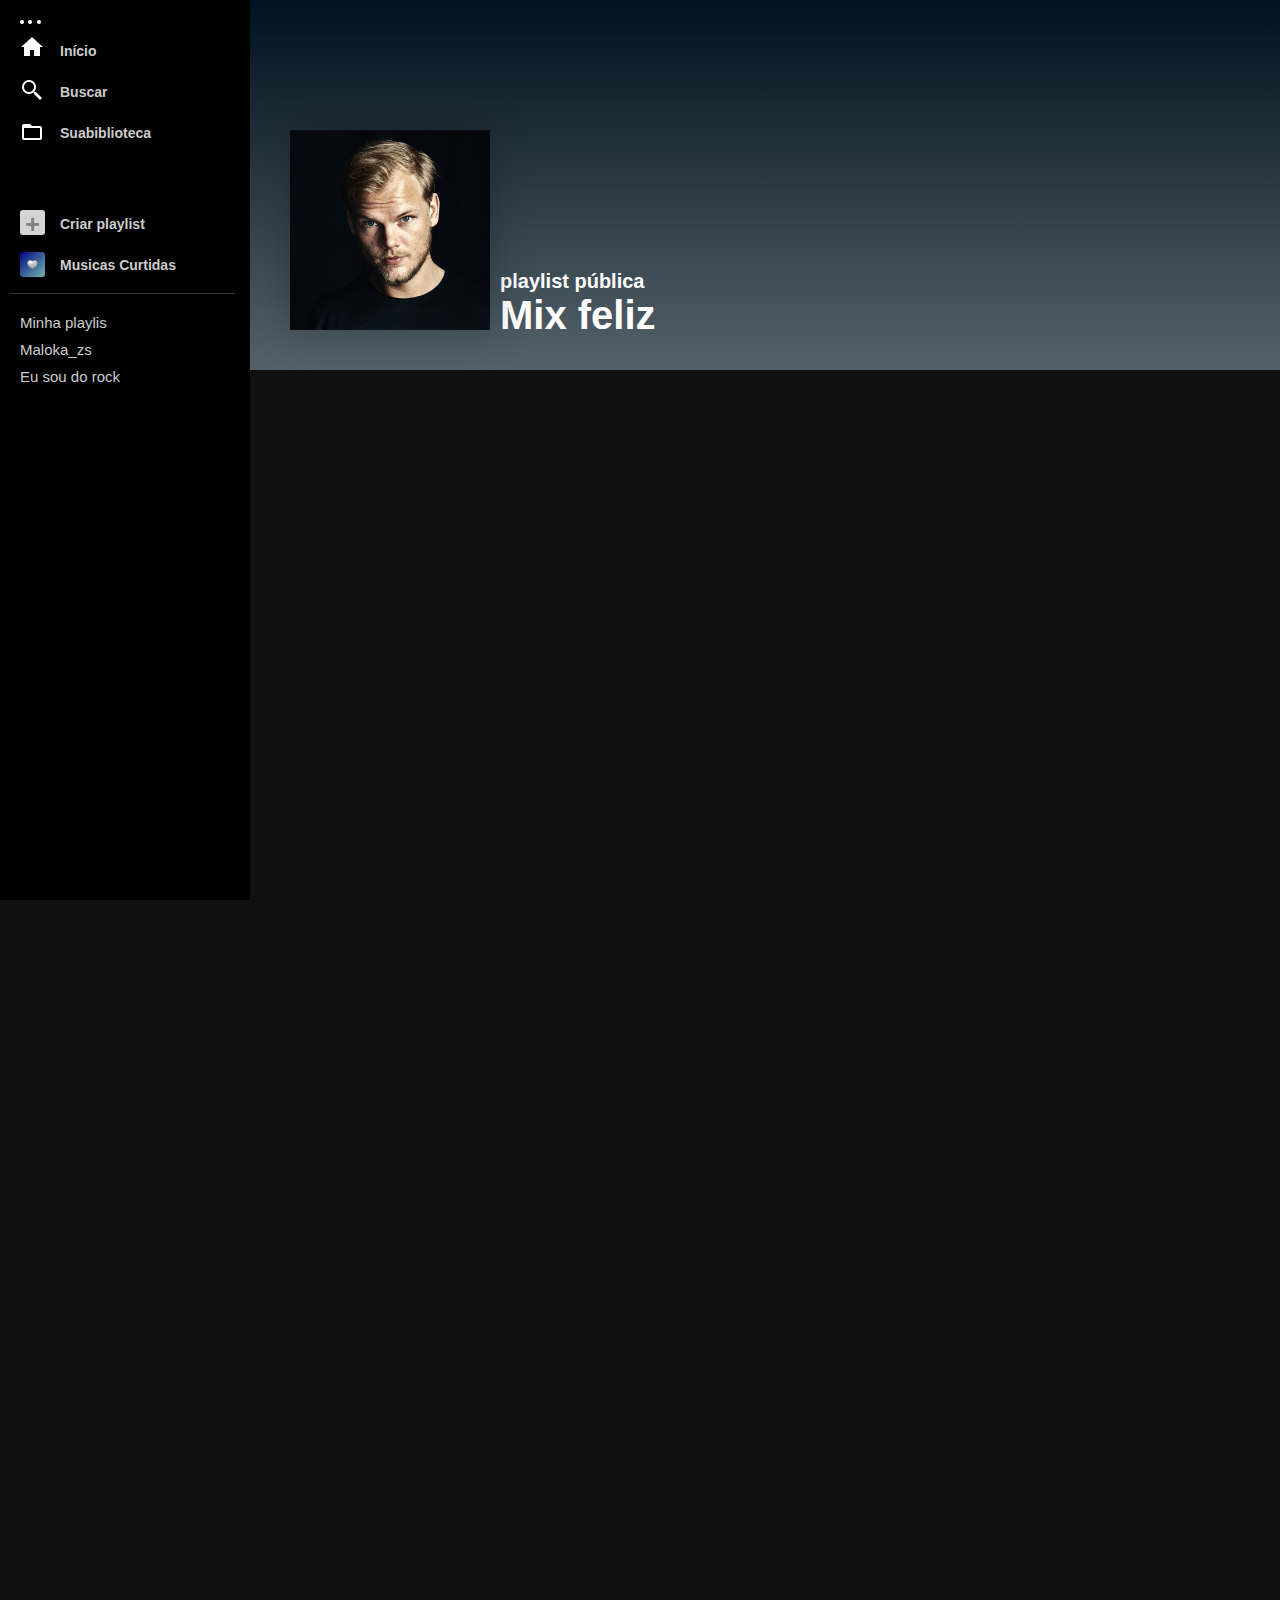
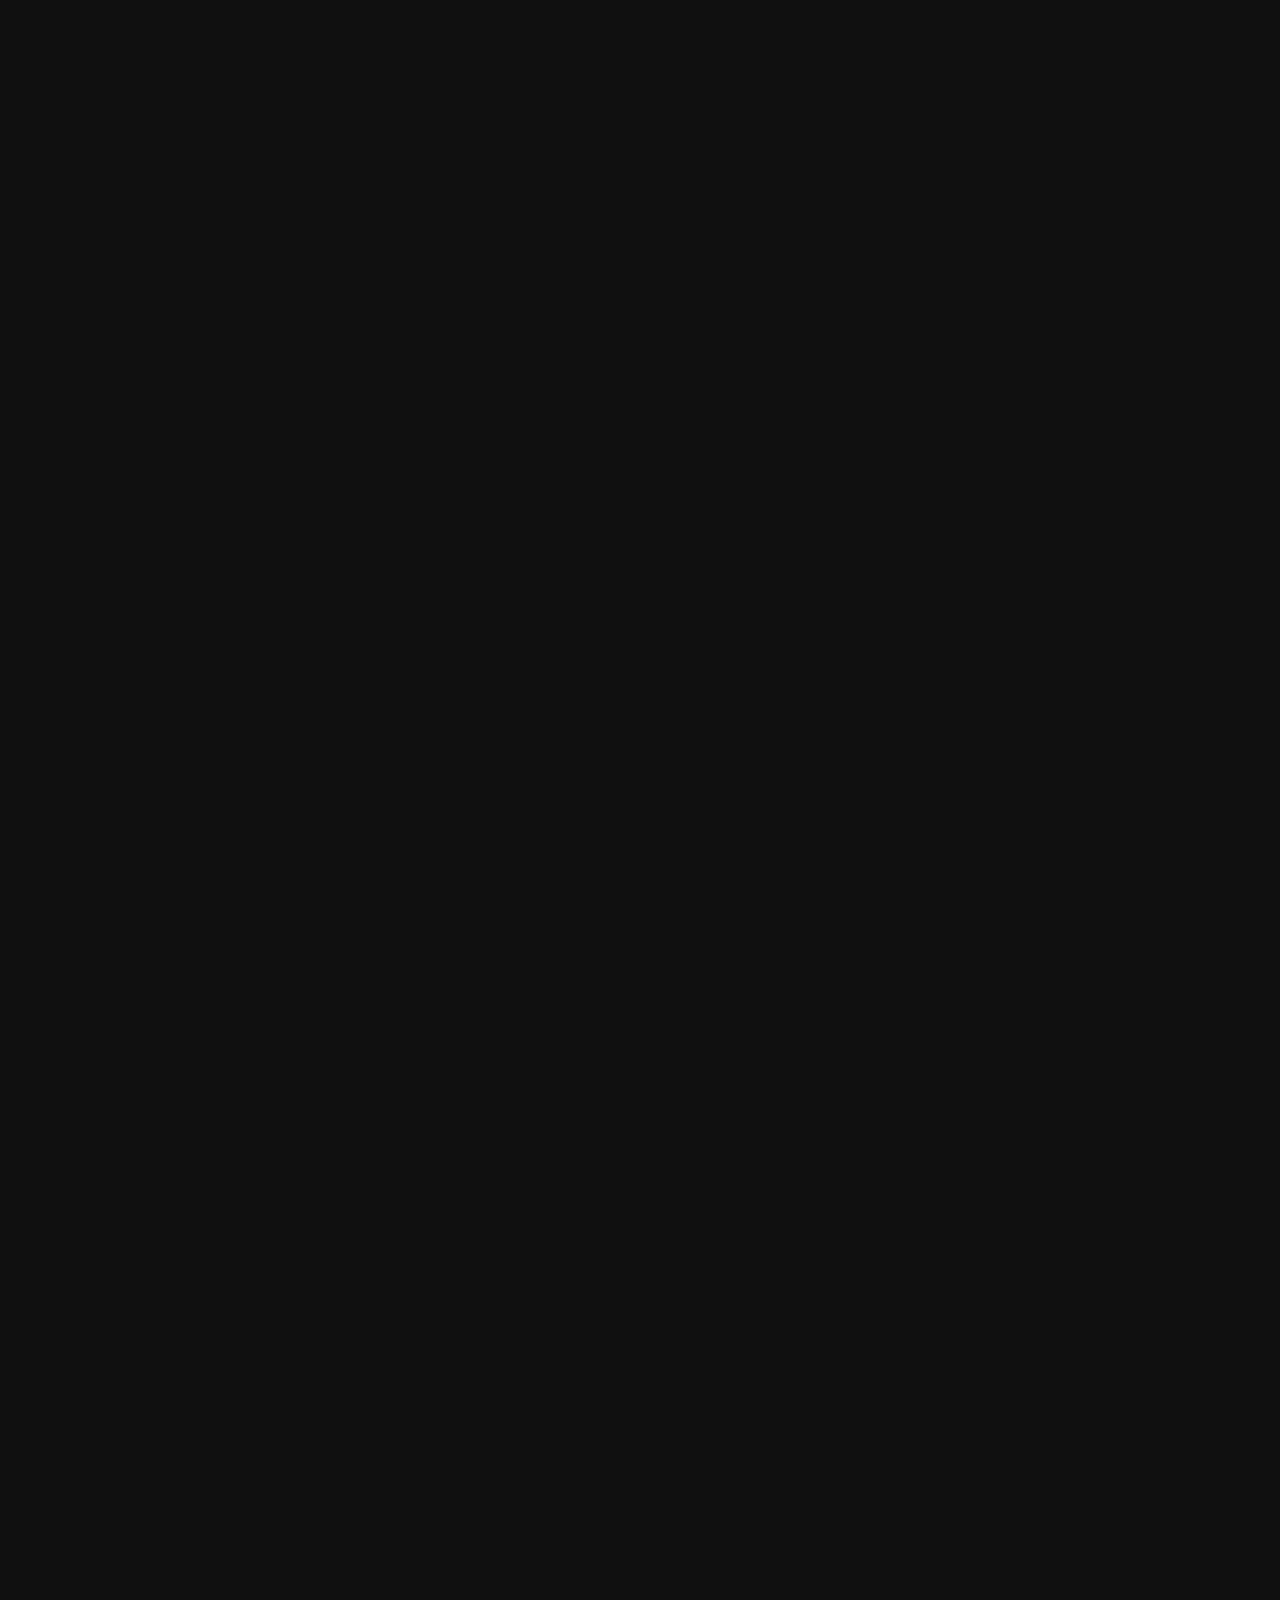
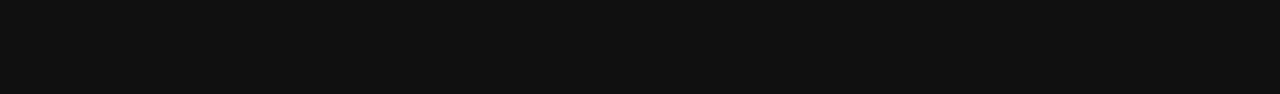
<file: principal/pasta_mixes/mix_feliz/feliz.html>
<!DOCTYPE html>
<html lang="pt-BR">
<head>
    <meta charset="UTF-8">
    <meta http-equiv="X-UA-Compatible" content="IE=edge">
    <meta name="viewport" content="width=device-width, initial-scale=1.0">
    <title>Document</title>
    <link rel="stylesheet" href="style.css">
    <link rel="stylesheet" href="style_feliz.css">
</head>
<body>
    <div id="container_left">
        <div id="fundo"></div>
        <div id="bolinhas">
            <div class="bolinhas"></div>
            <div class="bolinhas"></div>
            <div class="bolinhas"></div>
        </div>
        <ul id="lista_cima">
            <a href="../../index.html" rel="prev">
                <li class="lc"><img src="../../../img/icons8-casa-24 (1).png" alt="casinha" id="casinha">Início</li>
            </a>
            <li class="lc"><img src="../../../img/icons8-pesquisar-24.png" alt="lupa" id="lupa"><img src="../../../img/icons8-abrir-pasta-24.png" alt="Buscar" id="pasta">Buscar</li>
            <li class="lc">Suabiblioteca</li>
        </ul>
        <ul id="lista_meio">
            <li class="lm"><div id="adicionar"><p>+</p></div> Criar playlist</li>
            <a href="../curtidas/curtidas.html">
                <li class="lm"><div id="gostei"><img src="../../../img/icons8-white-heart-48.png" alt="coração" id="coracao"></div> Musicas Curtidas</li>
            </a>
        </ul>
        <div id="linha"></div>
        <ul id="lista_baixo">
            <li class="lb">Minha playlis</li>
            <li class="lb">Maloka_zs</li>
            <li class="lb">Eu sou do rock</li>
        </ul>
    </div>
    <header>
        <div id="infos_playlist">
            <img src="../../../img_mixes/avicii_c.png" alt="coração branco" id="img_curtidas">
            <div id="text_playlist">
                <p>playlist pública</p>
                <h2>Mix feliz</h2>
            </div>
        </div>
    </header>
    <main>
        <iframe style="border-radius:12px" src="https://open.spotify.com/embed/playlist/37i9dQZF1EVJSvZp5AOML2?utm_source=generator" width="100%" height="352" frameBorder="0" allowfullscreen="" allow="autoplay; clipboard-write; encrypted-media; fullscreen; picture-in-picture" loading="lazy"></iframe>
    </main>
</body>
</html>
</file>
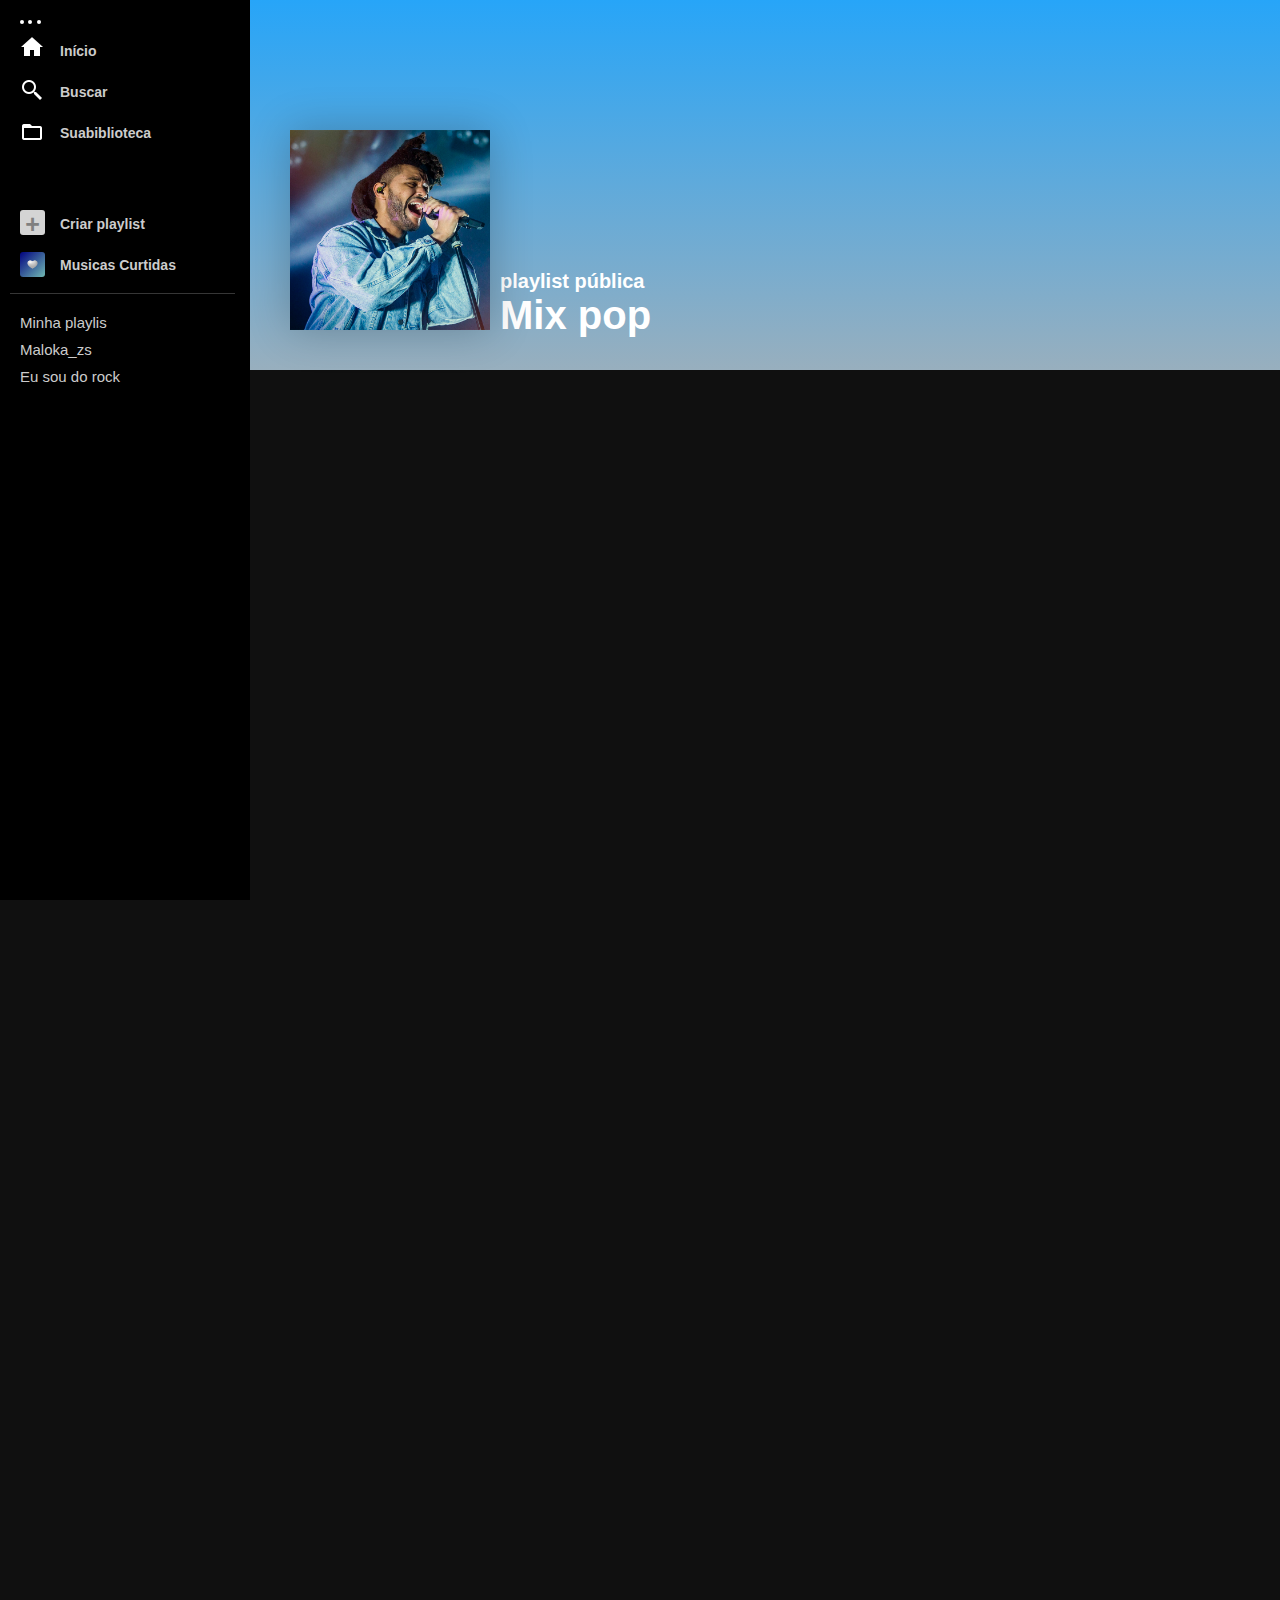
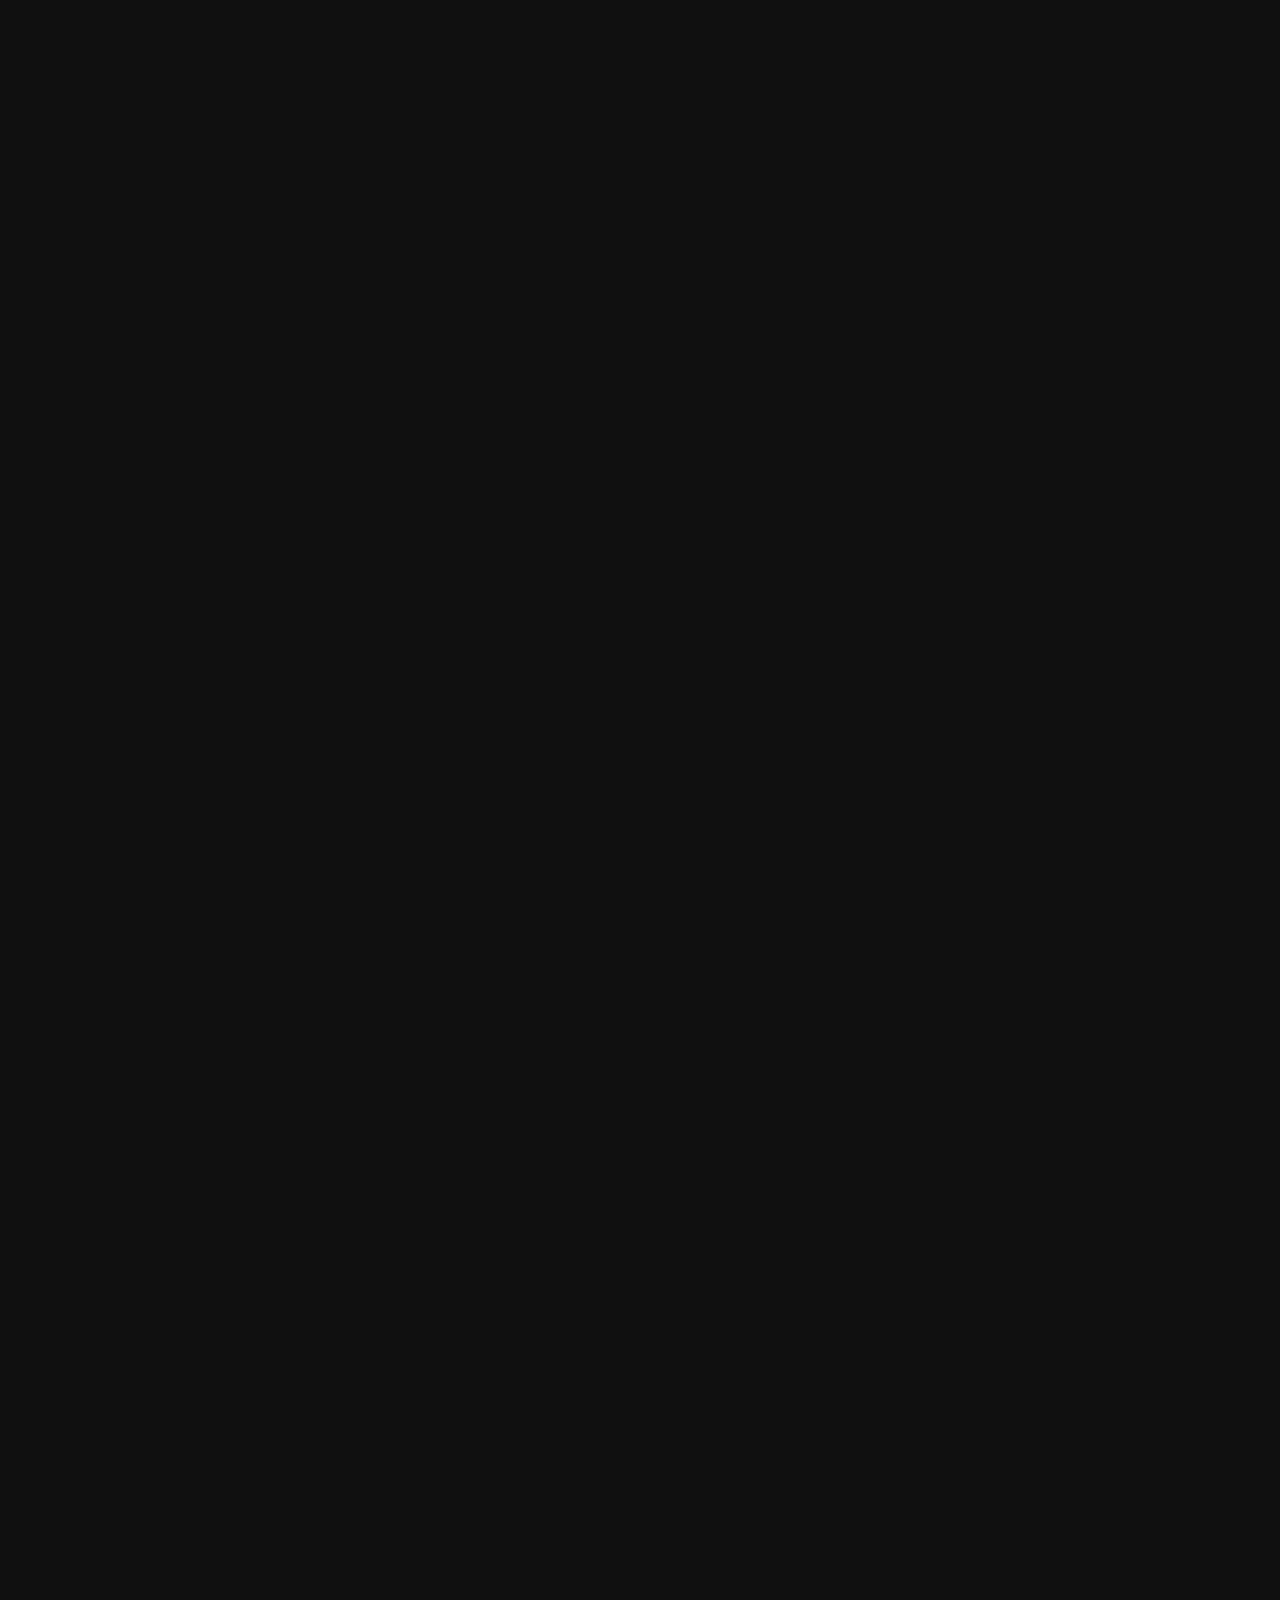
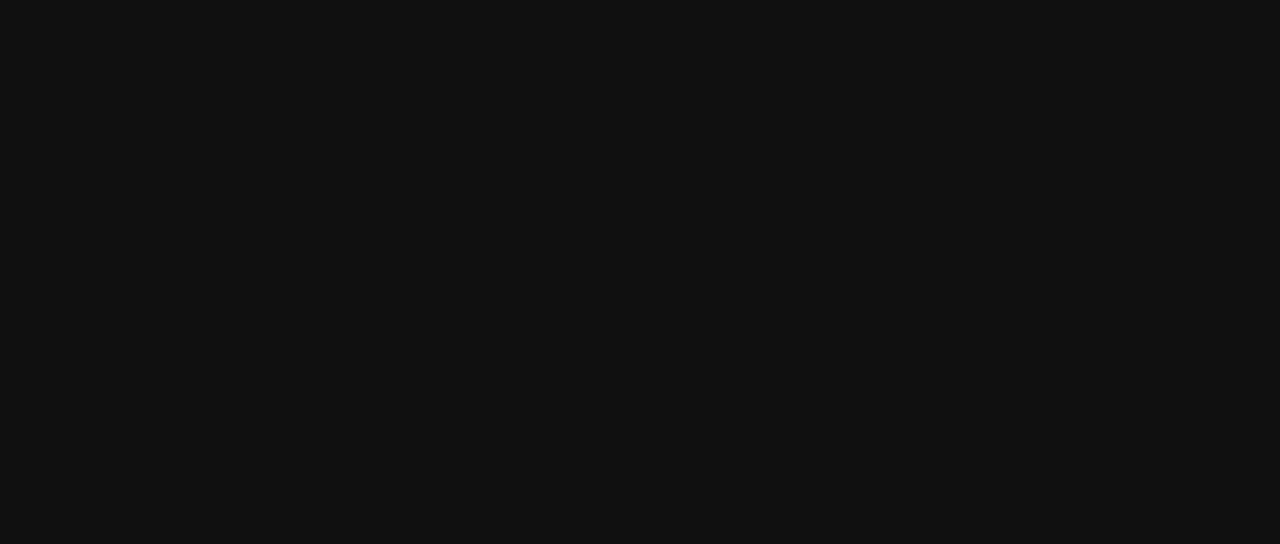
<file: principal/pasta_mixes/mix_pop/pop.html>
<!DOCTYPE html>
<html lang="pt-BR">
<head>
    <meta charset="UTF-8">
    <meta http-equiv="X-UA-Compatible" content="IE=edge">
    <meta name="viewport" content="width=device-width, initial-scale=1.0">
    <title>Document</title>
    <link rel="stylesheet" href="style.css">
    <link rel="stylesheet" href="style_pop.css">
</head>
<body>
    <div id="container_left">
        <div id="fundo"></div>
        <div id="bolinhas">
            <div class="bolinhas"></div>
            <div class="bolinhas"></div>
            <div class="bolinhas"></div>
        </div>
        <ul id="lista_cima">
            <a href="../../index.html" rel="prev">
                <li class="lc"><img src="../../../img/icons8-casa-24 (1).png" alt="casinha" id="casinha">Início</li>
            </a>
            <li class="lc"><img src="../../../img/icons8-pesquisar-24.png" alt="lupa" id="lupa"><img src="../../../img/icons8-abrir-pasta-24.png" alt="Buscar" id="pasta">Buscar</li>
            <li class="lc">Suabiblioteca</li>
        </ul>
        <ul id="lista_meio">
            <li class="lm"><div id="adicionar"><p>+</p></div> Criar playlist</li>
            <a href="../curtidas/curtidas.html">
                <li class="lm"><div id="gostei"><img src="../../../img/icons8-white-heart-48.png" alt="coração" id="coracao"></div> Musicas Curtidas</li>
            </a>
        </ul>
        <div id="linha"></div>
        <ul id="lista_baixo">
            <li class="lb">Minha playlis</li>
            <li class="lb">Maloka_zs</li>
            <li class="lb">Eu sou do rock</li>
        </ul>
    </div>
    <header>
        <div id="infos_playlist">
            <img src="../../../img_mixes/pop.png" alt="coração branco" id="img_curtidas">
            <div id="text_playlist">
                <p>playlist pública</p>
                <h2>Mix pop</h2>
            </div>
        </div>
    </header>
    <main>
        <iframe style="border-radius:12px" src="https://open.spotify.com/embed/playlist/37i9dQZF1EQncLwOalG3K7?utm_source=generator" width="100%" height="352" frameBorder="0" allowfullscreen="" allow="autoplay; clipboard-write; encrypted-media; fullscreen; picture-in-picture" loading="lazy"></iframe>
    </main>
</body>
</html>
</file>
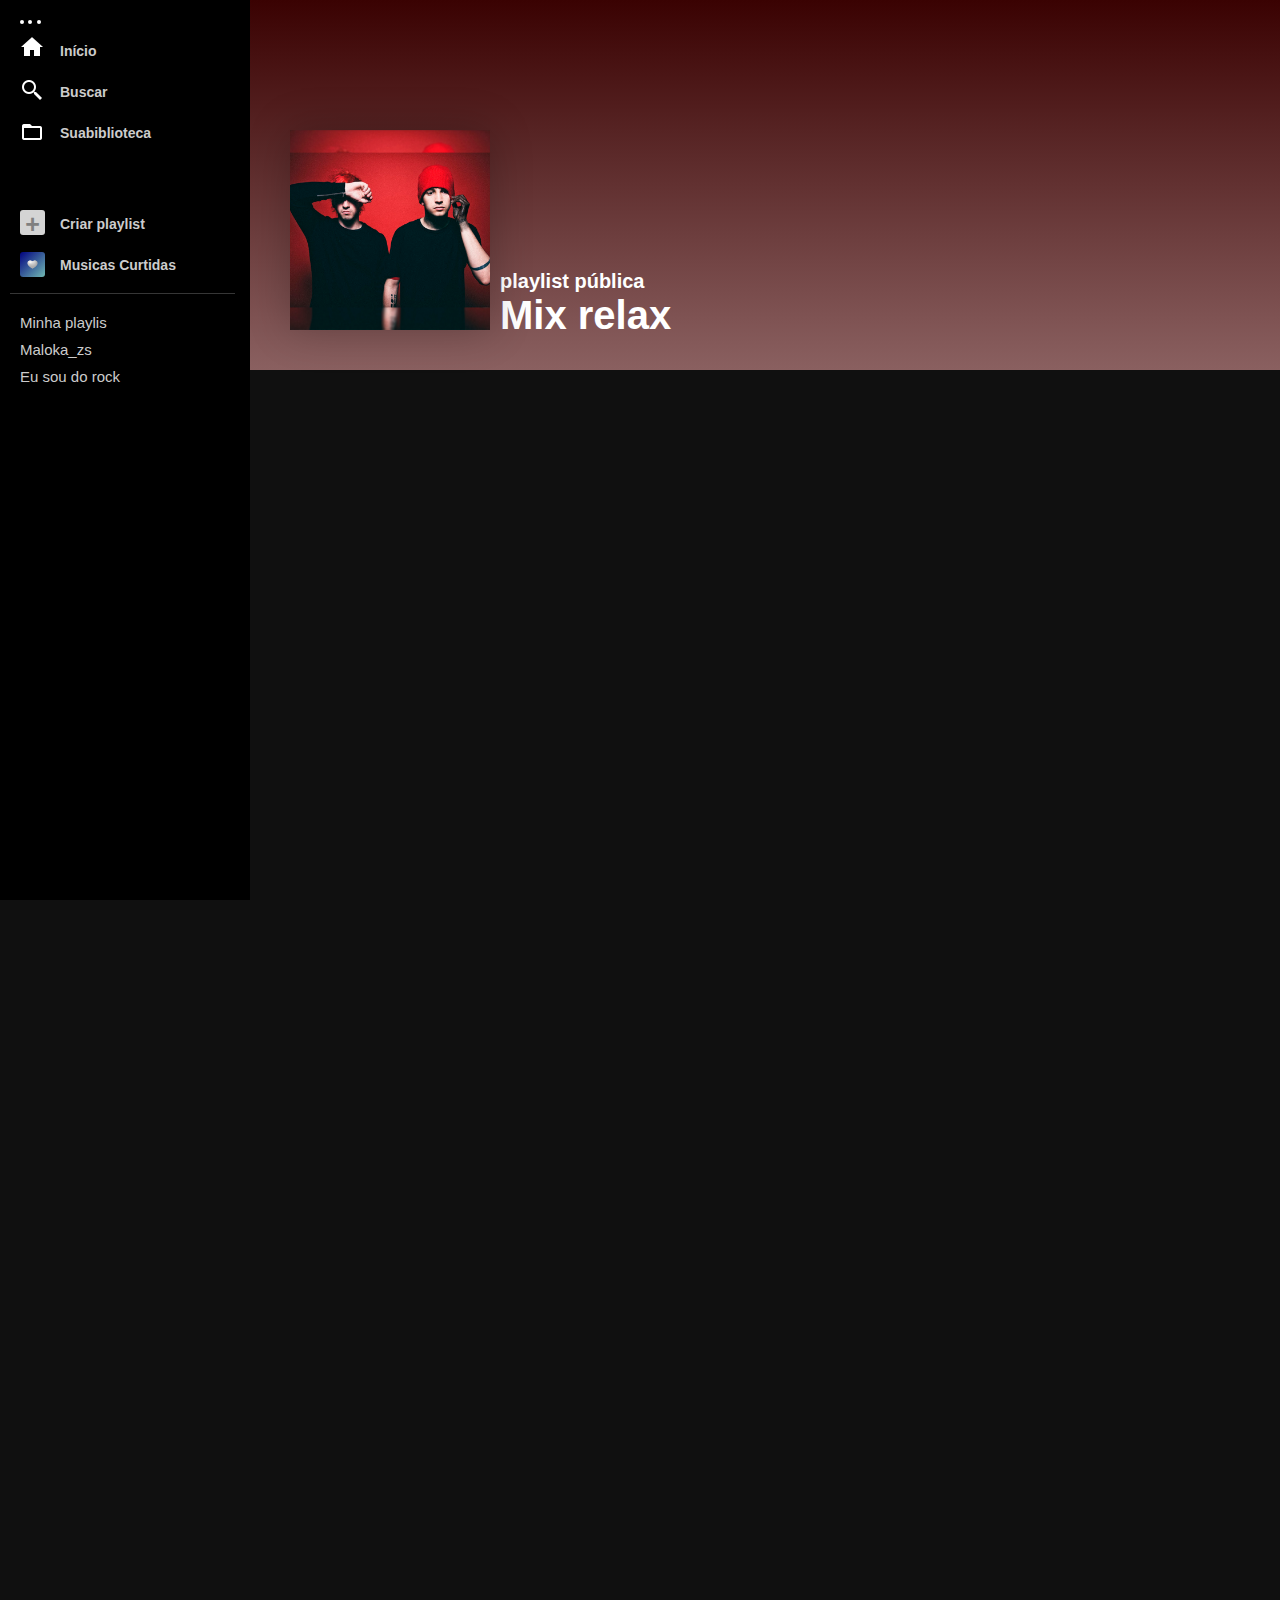
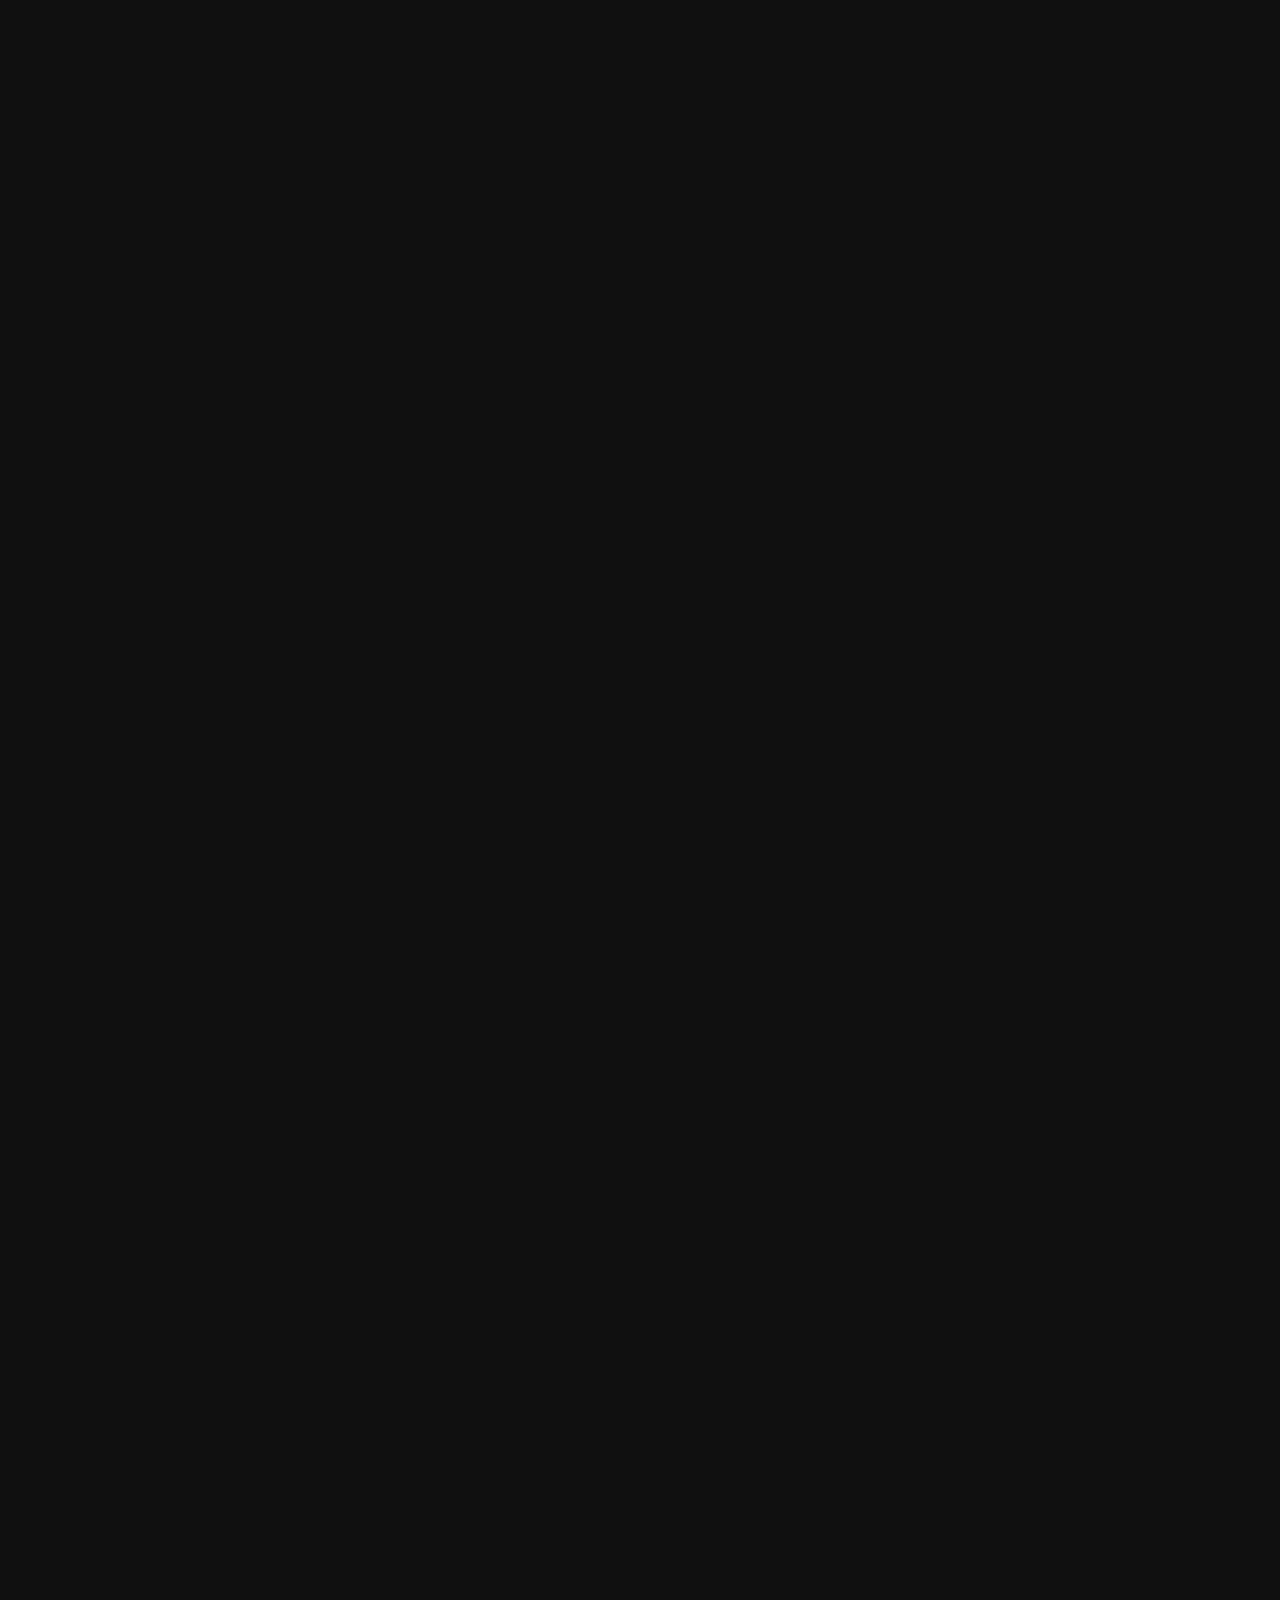
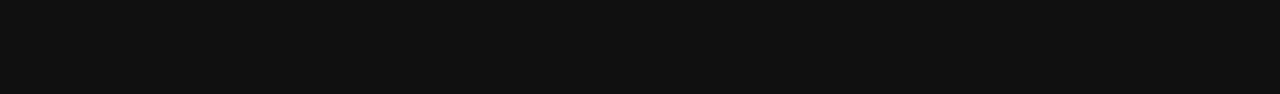
<file: principal/pasta_mixes/mix_relax/relax.html>
<!DOCTYPE html>
<html lang="pt-BR">
<head>
    <meta charset="UTF-8">
    <meta http-equiv="X-UA-Compatible" content="IE=edge">
    <meta name="viewport" content="width=device-width, initial-scale=1.0">
    <title>Document</title>
    <link rel="stylesheet" href="style.css">
    <link rel="stylesheet" href="style_relax.css">
</head>
<body>
    <div id="container_left">
        <div id="fundo"></div>
        <div id="bolinhas">
            <div class="bolinhas"></div>
            <div class="bolinhas"></div>
            <div class="bolinhas"></div>
        </div>
        <ul id="lista_cima">
            <a href="../../index.html" rel="prev">
                <li class="lc"><img src="../../../img/icons8-casa-24 (1).png" alt="casinha" id="casinha">Início</li>
            </a>
            <li class="lc"><img src="../../../img/icons8-pesquisar-24.png" alt="lupa" id="lupa"><img src="../../../img/icons8-abrir-pasta-24.png" alt="Buscar" id="pasta">Buscar</li>
            <li class="lc">Suabiblioteca</li>
        </ul>
        <ul id="lista_meio">
            <li class="lm"><div id="adicionar"><p>+</p></div> Criar playlist</li>
            <a href="../curtidas/curtidas.html">
                <li class="lm"><div id="gostei"><img src="../../../img/icons8-white-heart-48.png" alt="coração" id="coracao"></div> Musicas Curtidas</li>
            </a>
        </ul>
        <div id="linha"></div>
        <ul id="lista_baixo">
            <li class="lb">Minha playlis</li>
            <li class="lb">Maloka_zs</li>
            <li class="lb">Eu sou do rock</li>
        </ul>
    </div>
    <header>
        <div id="infos_playlist">
            <img src="../../../img_mixes/twenty_c.png" alt="coração branco" id="img_curtidas">
            <div id="text_playlist">
                <p>playlist pública</p>
                <h2>Mix relax</h2>
            </div>
        </div>
    </header>
    <main>
        <iframe style="border-radius:12px" src="https://open.spotify.com/embed/playlist/37i9dQZF1EVHGWrwldPRtj?utm_source=generator" width="100%" height="352" frameBorder="0" allowfullscreen="" allow="autoplay; clipboard-write; encrypted-media; fullscreen; picture-in-picture" loading="lazy"></iframe>
    </main>
</body>
</html>
</file>
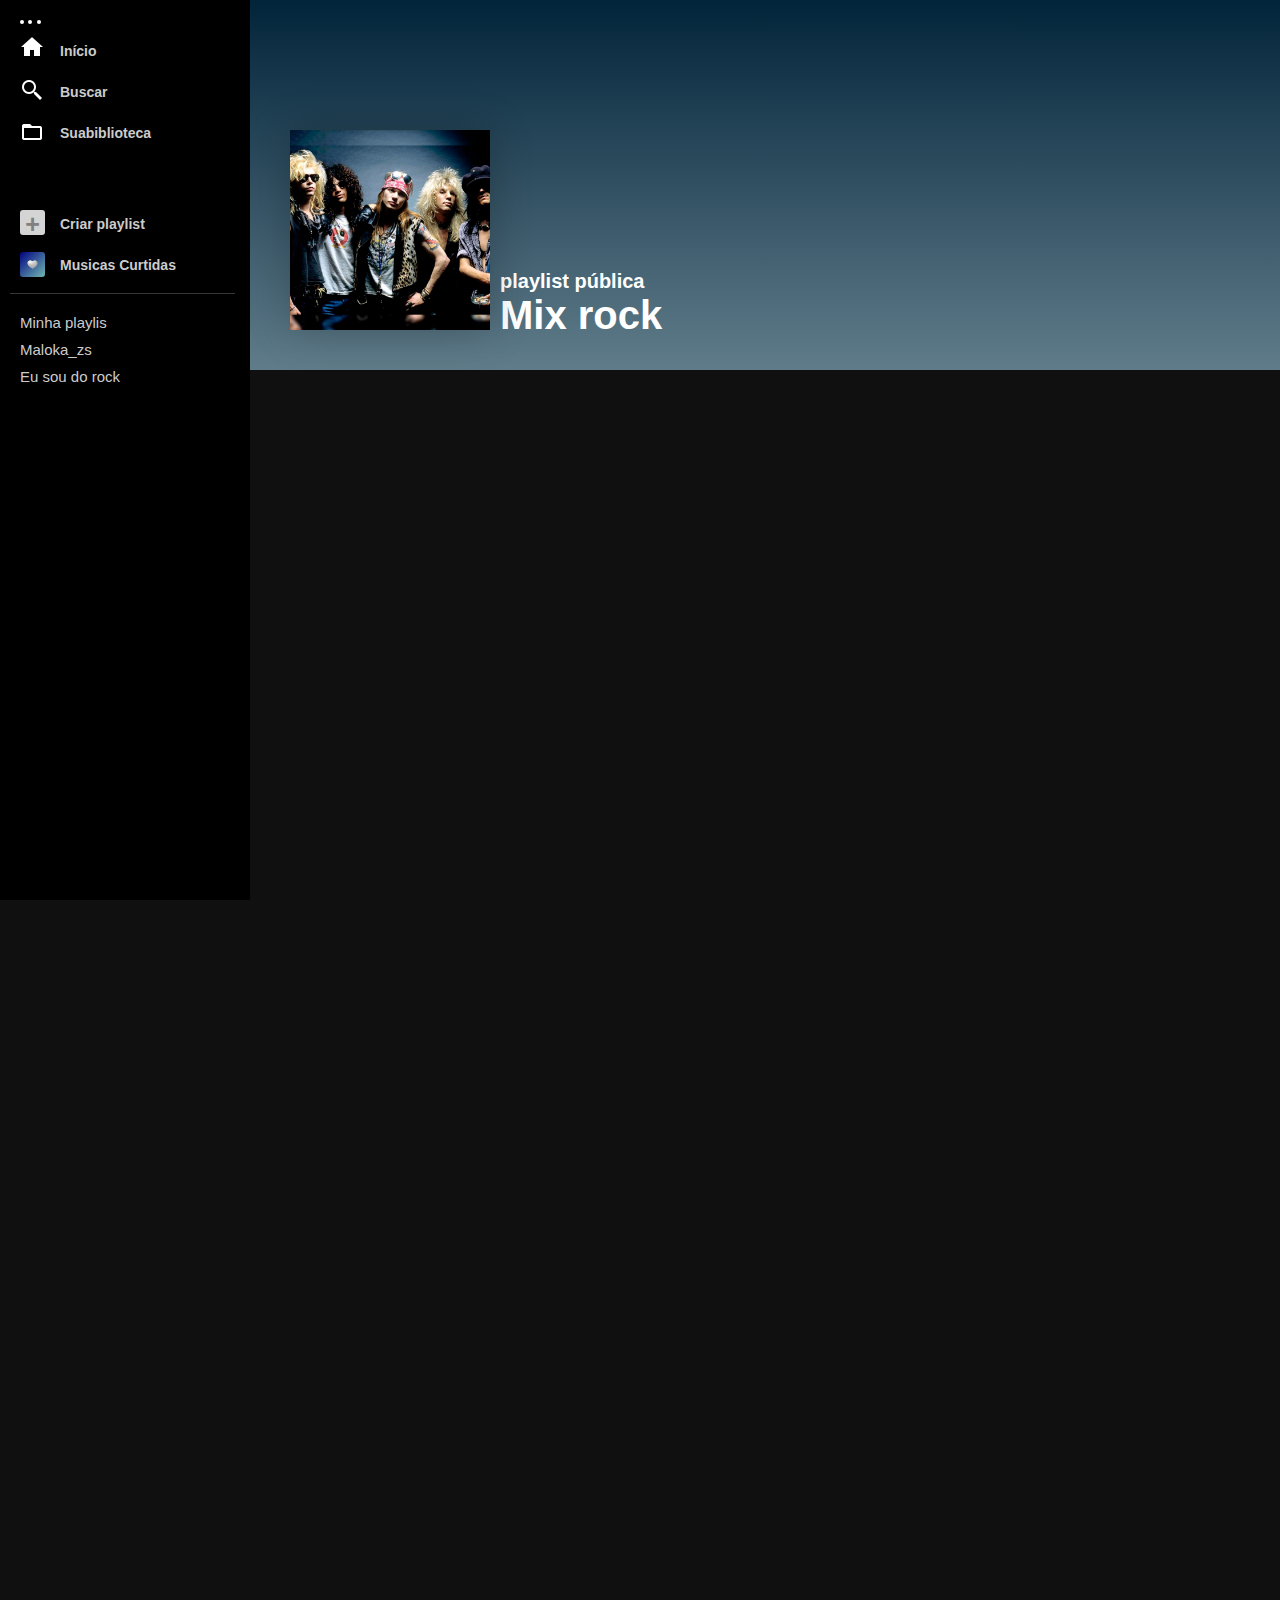
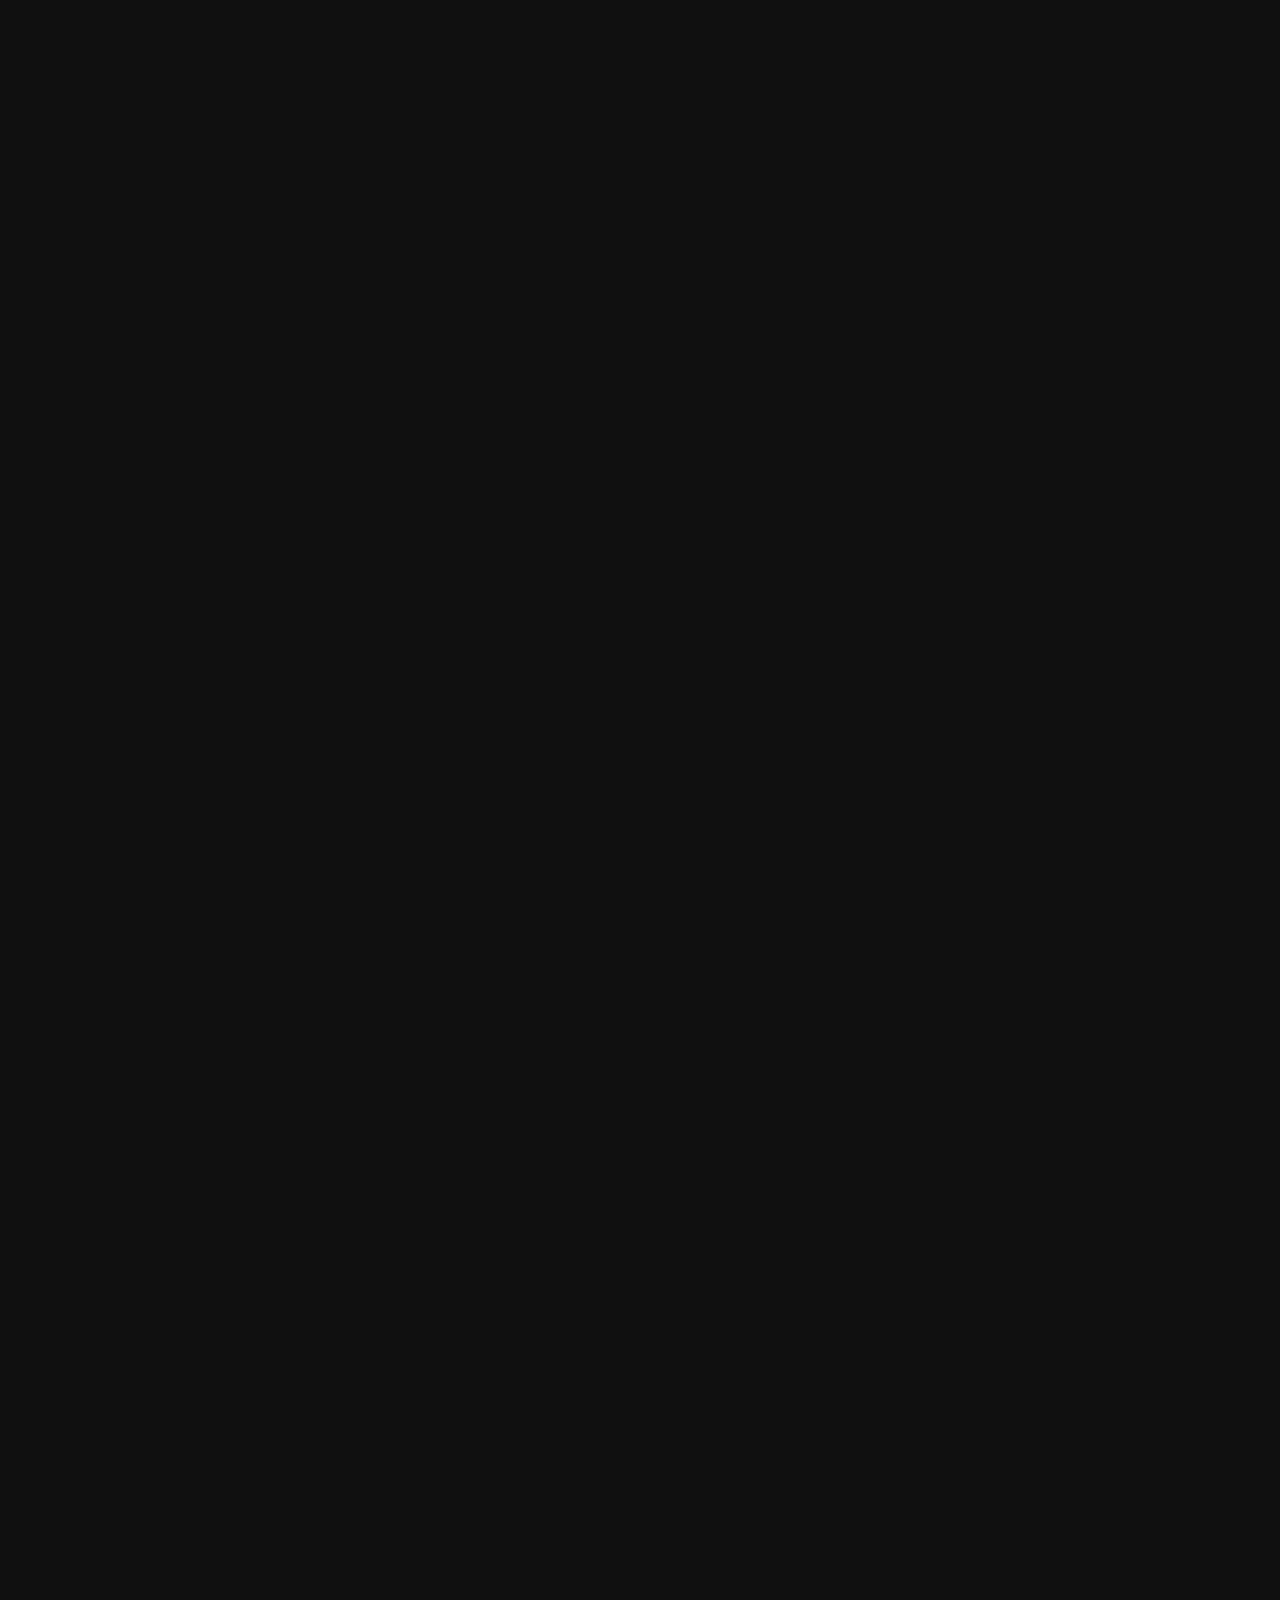
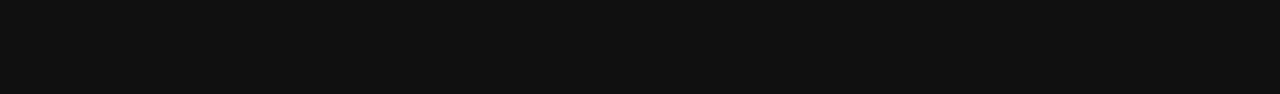
<file: principal/pasta_mixes/mix_rock/rock.html>
<!DOCTYPE html>
<html lang="pt-BR">
<head>
    <meta charset="UTF-8">
    <meta http-equiv="X-UA-Compatible" content="IE=edge">
    <meta name="viewport" content="width=device-width, initial-scale=1.0">
    <title>Document</title>
    <link rel="stylesheet" href="style.css">
    <link rel="stylesheet" href="style_rock.css">
</head>
<body>
    <div id="container_left">
        <div id="fundo"></div>
        <div id="bolinhas">
            <div class="bolinhas"></div>
            <div class="bolinhas"></div>
            <div class="bolinhas"></div>
        </div>
        <ul id="lista_cima">
            <a href="../../index.html" rel="prev">
                <li class="lc"><img src="../../../img/icons8-casa-24 (1).png" alt="casinha" id="casinha">Início</li>
            </a>
            <li class="lc"><img src="../../../img/icons8-pesquisar-24.png" alt="lupa" id="lupa"><img src="../../../img/icons8-abrir-pasta-24.png" alt="Buscar" id="pasta">Buscar</li>
            <li class="lc">Suabiblioteca</li>
        </ul>
        <ul id="lista_meio">
            <li class="lm"><div id="adicionar"><p>+</p></div> Criar playlist</li>
            <a href="../curtidas/curtidas.html">
                <li class="lm"><div id="gostei"><img src="../../../img/icons8-white-heart-48.png" alt="coração" id="coracao"></div> Musicas Curtidas</li>
            </a>
        </ul>
        <div id="linha"></div>
        <ul id="lista_baixo">
            <li class="lb">Minha playlis</li>
            <li class="lb">Maloka_zs</li>
            <li class="lb">Eu sou do rock</li>
        </ul>
    </div>
    <header>
        <div id="infos_playlist">
            <img src="../../../img_mixes/guns_c.png" alt="coração branco" id="img_curtidas">
            <div id="text_playlist">
                <p>playlist pública</p>
                <h2>Mix rock</h2>
            </div>
        </div>
    </header>
    <main>
        <iframe style="border-radius:12px" src="https://open.spotify.com/embed/playlist/37i9dQZF1EQpj7X7UK8OOF?utm_source=generator" width="100%" height="352" frameBorder="0" allowfullscreen="" allow="autoplay; clipboard-write; encrypted-media; fullscreen; picture-in-picture" loading="lazy"></iframe>
    </main>
</body>
</html>
</file>
<file: principal/style.css>
@charset "UTF-8";

* {
    margin: 0px;
    padding: 0px;
    font-family: Arial, Helvetica, sans-serif;
}

body {
    overflow-x: hidden;
    background-color: rgb(16, 16, 16);
    background-repeat: no-repeat;
    background-image: linear-gradient(to bottom, rgb(7, 7, 88), rgb(11, 11, 34), rgb(16, 16, 16), rgb(16, 16, 16), rgb(16, 16, 16));
}


#travis_scott:hover #banner_meio{
    color: black;
}

#container_left {
    background-color: rgb(0, 0, 0);
    width: 250px;
    position: fixed;
    height: 100vh;
    margin-bottom: 0px;
    color: white;
}


#casinha {
    position: absolute;
    top: 35px;
    left: 20px;
}

#lupa {
    position: absolute;
    top: 78px;
    left: 20px;
}

#pasta {
    position: absolute;
    top: 120px;
    left: 20px;
}

#adicionar {
    border-radius: 3px;
    width: 25px;
    height: 25px;
    position: absolute;
    top: 210px;
    left: 20px;
    background-color: rgb(212, 212, 212);
}


#adicionar > p {
    color: gray;
    font-size: 25px;
    text-align: center;
}

#gostei {
    border-radius: 3px;
    width: 25px;
    height: 25px;
    position: relative;
    top: 20px;
    left: -40px;
    background-image: linear-gradient(to bottom right, rgb(0, 2, 128), rgb(113, 185, 179));
}

#coracao {
    position: absolute;
    width: 13px;
    height: 13px;
    left: 6px;
    top: 6px;
}


    div#bolinhas {
        margin-left: 20px;
        margin-top: 10px;
    }

        div.bolinhas {
            width: 4px;
            height: 4px;
            background-color: white;
            display: inline-block;
            border-radius: 50%;
        }

    ul#lista_cima {
        margin-top: -10px;
        font-size: 14px;
    }

        li.lc {
            margin-left: 60px;
            list-style-type: none;
            font-weight: bold;
            margin-top: 25px;
            color: rgb(204, 204, 204);
        }

        li.lc:hover {
            color: white;
            cursor: pointer;
        }

    ul#lista_meio {
        margin-top: 75px;
        font-size: 14px;
    }

     li > a {
        text-decoration: none;
        color: rgb(204, 204, 204)
    }

    li > a:hover {
        color: white;
    }

    li > a:visited:hover {
        color: white;
    }

        li.lm {
            margin-left: 60px;
            list-style-type: none;
            font-weight: bold;
            color: rgb(204, 204, 204);
        }

        li.lm:hover {
            color: white;
            cursor: pointer;
        }

    div#linha {
        width: 225px;
        height: 1px;
        background-color: rgba(255, 255, 255, 0.212);
        margin-top: 20px;
        margin-left: 10px;
    }

    ul#lista_baixo {
        margin-top: 20px;
    }

        .lb {
            margin-left: 20px;
            list-style-type: none;
            margin-top: 10px;
            color: rgb(204, 204, 204);
            font-size: 15px;
        }

        .lb:hover {
            color: white;
            cursor: default;
        }


header {
    margin-left: 250px;
    height: 370px;
}

    div.setas {
        width: 35px;
        height: 35px;
        background-color: rgba(0, 0, 0, 0.466);
        display: inline-block;
        border-radius: 50%;
        margin-top: 5px;
        margin-left: 10px;
        position: absolute;
    }

    #maior_que {
        color: rgba(255, 255, 255, 0.753);
        font-size: 25px;
        text-align: center;
        cursor: pointer;
        margin-top: 2px;
    }

    #menor_que {
        color: rgba(255, 255, 255, 0.753);
        font-size: 25px;
        text-align: center;
        cursor: pointer;
        margin-top: 2px;
    }

    div#seta_direita {
        margin-left: 60px;
    }


    div#user {
        width: 135px;
        height: 35px;
        background-color: rgb(29, 29, 29);
        position: absolute;
        left: 80vw;
        margin-top: 5px;
        border-radius: 25px;
        color: white;
        font-weight: bold;
        cursor: pointer;
    }

        div#bolinha_usuario {
            width: 30px;
            height: 30px;
            background-color: rgb(71, 71, 71);
            border-radius: 50%;
            position: relative;
            margin-top: 2px;
            margin-left: 2px;
        }

        div#user > p {
            margin-left: 40px;
            margin-top: -25px;
        }

        #usuario {
            margin-left: 3px;
        }

        #seta {
            position: absolute;
            margin-left: 110px;
            margin-top: -17px;
            transform: rotate(90deg);
            width: 15px;
        }

    div#banner_meio {
        background-color: black;
        background-image: linear-gradient(to bottom left, rgb(18, 18, 100), rgb(2, 4, 32), black);
        width: 1090px;
        position: absolute;
        top: 50px;
        left: 50%;
        transform: translate(-40%);
        height: 300px;
    }


        a {
            text-decoration: none;
            color: white;
        }

        #rock_a {
            color: black;
        }


        #img_pagode {
            background-color: gray;
            width: 220px;
            height: 220px;
            margin-left: 15px;
            margin-top: 40px;
            display: inline-block;
        }

        div#text_ludi {
            position: absolute;
            color: white;
            top: 70px;
            left: 260px;
        }

             p#first_ludi:hover {
                text-decoration: underline;
                cursor: pointer;
            }

            p#first_ludi {
                font-size: 65px;
                font-weight: bold;
            }

        
        .botao {
            width: 90px;
            height: 40px;
            cursor: pointer;
            position: absolute;
            top: 235px;
            left: 250px;
            background-color: white;
            border-radius: 30px;
        }

        .botao:hover {
            top: 233px;
            left: 250px;
            padding: 2px;
            transition: 100ms;
        }

        #botao_play {
            background-color: rgb(0, 255, 0);
        }

        #botao_play > p, #botao_seguir > p {
            font-size: 20px;
            margin-top: 10px;
            text-align: center;
            font-weight: bold;
        }

        #botao_seguir > p {
            font-size: 17px;
            color: white;
        }

        #botao_seguir {
            margin-left: 120px;
            background-color: black;
            border: 1px solid white;
        }

        #tres_pontos {
            color: white;
            font-size: 30px;
            height: 10px;
            margin-top: -30px;
            margin-left: 490px;
            cursor: pointer;
        }


main {
    margin-left: 250px;
    margin-bottom: 150px;
    background-color: rgba(255, 255, 255, 0);
}

    main > h2 {
        color: white;
        margin-left: 20px;
        margin-top: 30px;
    }

    #h2_horas {
        font-size: 30px;
    }


    div#container_pastas {
        height: 200px;
    }

        .pastas_cima {
            width: 450px;
            height: 85px;
            background-color: rgba(77, 77, 77, 0.507);
            display: inline-block;
            margin-top: 10px;
            margin-left: 10px;
            border-radius: 5px;
            cursor: pointer;
            transition: 500ms;
        }


        .pastas_cima:hover {
            background-color: rgba(119, 119, 119, 0.596);
        }

                #coracao_curtidas {
                    position: absolute;
                    width: 53px;
                    height: 53px;
                    left: 16px;
                    top: 16px;
                }

                .titulo_pasta {
                    color: white;
                    margin-left: 110px;
                    margin-top: 35px;
                    font-weight: bold;
                    font-size: 17px;
                    position: absolute;
                }

                .play_hover {
                    opacity: 0%;
                    width: 50px;
                    height: 50px;
                    border-radius: 50%;
                    background-color: rgb(0, 255, 0);
                    position: absolute;
                    margin-left: 380px;
                    margin-top: 0px;
                    box-shadow: 1px 1px 20px 0px rgba(0, 0, 0, 0.644);
                    transition: 0.5s;
                }


                #play_hover_2 {
                    margin-top: 15px;
                    transition: 100ms;
                }

                #play_hover_2:hover {
                    width: 53px;
                    height: 53px;
                    margin-top: 14px;
                    margin-left: 379px;
                }

                #play_hover_2:hover #seta_play {
                    margin-top: 8px;
                    margin-left: 10px;
                }

                #musicas_curtidas:hover .play_hover, #travis_scott:hover .play_hover, #billie_eilish:hover .play_hover, #dos_predios:hover .play_hover, #Drake:hover .play_hover, #lil_nas_x:hover .play_hover {
                    opacity: 100%;
                }


                    #seta_play {
                        position: absolute;
                        width: 35px;
                        margin-top: 7px;
                        margin-left: 9px;
                        transition: 100ms;
                    }

            
            #gostei_curtidas { 
                box-shadow: 9px 0px 20px 0px rgba(0, 0, 0, 0.308);;
                border-radius: 3px 0px 0px 3px;
                width: 85px;
                height: 85px;
                position: absolute;
                background-image: linear-gradient(to bottom right, rgb(0, 2, 128), rgb(113, 185, 179));
            }

            #travis {
                box-shadow: 9px 0px 20px 0px rgba(0, 0, 0, 0.308);;
                border-radius: 3px 0px 0px 3px;
                width: 85px;
                height: 85px;
                position: absolute;
            }


                
            #billie {
                box-shadow: 9px 0px 20px 0px rgba(0, 0, 0, 0.308);;
                border-radius: 3px 0px 0px 3px;
                width: 85px;
                height: 85px;
                position: absolute;
            }      


        .pastas_baixo {
            width: 450px;
            height: 85px;
            background-color: rgba(77, 77, 77, 0.507);
            display: inline-block;
            margin-top: 10px;
            margin-left: 10px;
            border-radius: 5px;
            cursor: pointer;
            transition: 0.5s;
        }

        .pastas_baixo:hover {
            background-color: rgba(119, 119, 119, 0.596);
        }

            #predios {
                box-shadow: 9px 0px 20px 0px rgba(0, 0, 0, 0.308);;
                border-radius: 3px 0px 0px 3px;
                width: 85px;
                height: 85px;
                position: absolute;
            }

            
            #drake {
                box-shadow: 9px 0px 20px 0px rgba(0, 0, 0, 0.308);;
                border-radius: 3px 0px 0px 3px;
                width: 85px;
                height: 85px;
                position: absolute;
            }

            #lil {
                box-shadow: 9px 0px 20px 0px rgba(0, 0, 0, 0.308);;
                border-radius: 3px 0px 0px 3px;
                width: 85px;
                height: 85px;
                position: absolute;
            }


    #container_mixes {
        height: 260px;
    }

    

        .mixes {
            width: 190px;
            height: 260px;
            background-color: rgb(26, 26, 26);
            margin-left: 35px;
            margin-top: 50px;
            display: inline-block;
            border-radius: 20px;
        }

        .mixes:hover {
            background-color: rgba(48, 48, 48, 0.548);
            cursor: pointer;
        }

        #play_mixes {
            opacity: 0%;
            width: 40px;
            height: 40px;
            background-color: rgb(0, 255, 0);
            position: absolute;
            box-shadow: 1px 1px 20px 0px black;
            border-radius: 50%;
            margin-left: 120px;
            margin-top: 132px;
            transition: 0.5s;
        }

        #seta_reproduzir {
            width: 30px;
            margin-left: 6px;
            margin-top: 5px;
        }

        #mix_pop:hover #play_mixes, #mix_rock:hover #play_mixes, #mix_relax:hover #play_mixes, #mix_feliz:hover #play_mixes, #mix_veigh:hover #play_mixes, #mix_hiphop:hover #play_mixes {
            margin-top: 115px;
            opacity: 100%;
        }

        #play_mixes:hover {
            margin-top: 130px;
            margin-left: 118px;
            padding: 2px;
            transition: 100ms;
        }


            #seta_play {
                position: absolute;
                width: 35px;
                margin-top: 7px;
                margin-left: 9px;
                transition: 100ms;
            }


            #img_pop, #img_rock, #img_relax, #img_feliz, #img_veigh, #img_hiphop {
                width: 160px;
                height: 160px;
                position: absolute;
                border-radius: 7px;
                margin-left: 15px;
                margin-top: 10px;
            }

            div#cont_pop, #cont_rock, #cont_relax, #cont_feliz, #cont_veigh, #cont_hiphop {
                display: inline-block;
                position: absolute;
                margin-top: 180px;
                margin-left: 15px;
                color: rgb(255, 255, 255);
                width: 165px;
            }

            div#cont_pop > p, #cont_rock > p, #cont_relax > p, #cont_feliz > p, #cont_veigh > p, #cont_hiphop > p {
                font-size: 14px;
                margin-top: 10px;
                color: gray;
                font-family: Verdana, Geneva, Tahoma, sans-serif;
            }

            .faicha {
                width: 160px;
                height: 6px;
                position: relative;
                margin-top: -15px;
                border-radius: 0px 0px 4px 4px;
            }

            .faicha2 {
                width: 6px;
                height: 18px;
                position: absolute;
                margin-top: -39px;
            }

            #faicha_relax {
                background-color: yellow;
            }

            #faicha_rock {
                background-color: rgb(247, 0, 255);
            }

            #faicha_pop {
                background-color: rgb(255, 0, 64);
            }
            #faicha_feliz {
                background-color: red;
            }

            #faicha_cold {
                background-color: aquamarine;
            }

            #faicha_hiphop {
                background-color: orange;
            }

footer {
    background-color: rgb(26, 26, 26);
    width: 100vw;
    height: 100px;
    position: fixed;
    top: 90vh;
    border-top: 1px solid rgba(255, 255, 255, 0.123);
}


    div#center_footer {
        width: 900px;
        height: 100px;
        margin-left: 50%;
        transform: translate(-50%);
        position: absolute;
    }

        #center_up {
            width: 240px;
            height: 46px;
            position: relative;
            margin-left: 50%;
            transform: translate(-50%);
            margin-top: 10px;
        }  

            #embaralhar {
                width: 20px;
                margin-left: 10px;
                position: absolute;
                margin-top: 11px;
                cursor: pointer;
            }

            #voltar {
                width: 25px;
                margin-left: 50px;
                margin-top: 8px;
                position: absolute;
                cursor: pointer;
            }

            #play {
                width: 35px;
                margin-left: 50%;
                transform: translate(-50%);
                margin-top: 3px;
                position: absolute;
                cursor: pointer;
            }

                #play:hover {
                    width: 37px;
                    height: 37px;
                }

            #avancar {
                width: 25px;
                transform: rotate(180deg);
                margin-left: 160px;
                margin-top: 8px;
                position: absolute;
                cursor: pointer;
            }

            #repetir {
                width: 25px;
                margin-left: 205px;
                margin-top: 8px;
                position: absolute;
                cursor: pointer;
            }

        div#center_down {
            width: 765px;
            height: 25px;
            margin-left: 50%;
            transform: translate(-50%);
        }

            #ts {
                color: gray;
                position: absolute;
                margin-left: 725px;
                margin-top: 4px;
                font-size: 14px;
            }

            #linha_do_tempo {
                width: 660px;
                height: 4px;
                border-radius: 4px;
                background-color: rgb(255, 255, 255);
                margin-left: 50px;
                margin-top: 10px;
                position: absolute;
            }

            #tf {
                color: gray;
                position: absolute;
                margin-left: 5px;
                margin-top: 4px;
                font-size: 14px;
            }


div#right_footer {
    width: 220px;
    height: 40px;
    position: relative;
    margin-left: 84vw;
    margin-top: 25px;
}

    #mic {
        width: 20px;
    }

    #menu {
        width: 20px;
    }

    #dispositivos {
        width: 20px;
    }

    #volume {
        width: 20px;
    }

    .espaco_icons {
        margin-top: 10px;
        margin-left: 5px;
    }

    #barra_volume {
        border-radius: 3px;
        width: 95px;
        height: 4px;
        background-color: white;
        position: absolute;
        margin-left: 120px;
        margin-top: -15px;
    }
</file>
<file: principal/medio.css>
@charset "UTF-8";

@media screen and (max-width: 1670px) {
        .mixes {
            margin-top: 200px;
        }

        .pastas_baixo {
            width: 380px;
        }

        #musicas_curtidas, #travis_scott, #billie_eilish {
            width: 380px;
        }

    #container_mixes {
        height: 260px;
        margin-top: 50px;
    }

    .play_hover {
        margin-left: 320px;
    }

    #play_hover_2:hover {
        margin-left: 319px;
    }

    #mix_pop, #mix_rock, #mix_relax, #mix_feliz, #mix_veigh, #mix_hiphop {
        margin-top: 0px;
        margin-bottom: 40px;
    }

    #separar {
        width: 100px;
        height: 100px;
        margin-top: 200px;
    }

}
</file>
<file: principal/pequeno.css>
@charset "UTF-8";

@media screen and (max-width: 1448px) {
    #musicas_curtidas, #travis_scott, #billie_eilish, .pastas_baixo {
        width: 310px;
    }

    div#banner_meio {
        width: 800px;
        height: 300px;
        transform: translate(-36%);
    }

    #img_pagode {
        width: 190px;
        height: 190px;
    }

    p#first_ludi {
        font-size: 35px;
    }

    div#text_ludi {
        margin-top: 20px;
    }

    .botao {
        top: 205px;
        left: 250px;
    }

    .botao:hover {
        top: 203px;
        left: 247px;
    }

    .play_hover {
        margin-left: 254px;
    }

    #play_hover_2:hover {
        margin-left: 253px;
    }
}
</file>
<file: principal/tablet.css>
@charset "UTF-8";

@media screen and (max-width: 1235px) {
    #container_left {
        width: 200px;
    }

    #container_pastas {
        margin-left: -6%;
    }

    div#banner_meio {
        width: 700px;
        height: 300px;
    }

    p#first_ludi {
        font-size: 30px;
    }

    div#text_ludi {
        margin-top: 20px;
    }

    .botao {
        top: 185px;
        left: 250px;
    }

    .botao:hover {
        top: 183px;
        left: 247px;
    }

    #tres_pontos {
        margin-top: -60px;
    }

    #musicas_curtidas, #travis_scott, #billie_eilish, .pastas_baixo {
        width: 35vw;
    }

    main > h2 {
        margin-top: 120px;
        margin-left: 00px;
    }

    .play_hover {
        margin-left: 29vw;
    }

    .play_hover:hover, #play_hover_2:hover {
        margin-left: 28.8vw;
    }

    
}
</file>
<file: principal/mobile.css>
@charset "UTF-8";

@media screen and (max-width: 950px) {
    #banner_meio {
        display: none;
    }

    div#user {
        left: 70vw;
    }

    #h2_horas {
        margin-top: -260px;
        margin-left: -230px;
    }

    main > h2 {
        margin-top: 420px;
    }

    #musicas_curtidas, #travis_scott, #billie_eilish, .pastas_baixo {
        min-width: 80vw;
    }

    #play_hover, #play_hover_2 {
        display: none;
    }

    #container_pastas {
        margin-left: -235px;
    }

    #container_left {
        display: none;
    }

    div.setas {
        display: none;
    }

    div#user {
        left: 10vw;
    }

    main > h2 {
        margin-left: -220px;
    }

    #container_mixes {
        margin-left: -240px;
    }

    #mix_hiphop, #mix_veigh {
        margin-bottom: 100px;
    }
}
</file>
<file: principal/links_pastas/billie/style.css>
@charset "UFT-8";


* {
    margin: 0px;
    padding: 0px;
    font-family: Arial, Helvetica, sans-serif;
}

body {
    overflow-x: hidden;
    background-color: rgb(16, 16, 16);
}

#travis_scott:hover #banner_meio{
    color: black;
}

#container_left {
    background-color: rgb(0, 0, 0);
    width: 250px;
    position: fixed;
    height: 100vh;
    margin-bottom: 0px;
    color: white;
}


#casinha {
    position: absolute;
    top: 35px;
    left: 20px;
}

#lupa {
    position: absolute;
    top: 78px;
    left: 20px;
}

#pasta {
    position: absolute;
    top: 120px;
    left: 20px;
}

#adicionar {
    border-radius: 3px;
    width: 25px;
    height: 25px;
    position: absolute;
    top: 210px;
    left: 20px;
    background-color: rgb(212, 212, 212);
}


#adicionar > p {
    color: gray;
    font-size: 25px;
    text-align: center;
}

#gostei {
    border-radius: 3px;
    width: 25px;
    height: 25px;
    position: relative;
    top: 20px;
    left: -40px;
    background-image: linear-gradient(to bottom right, rgb(0, 2, 128), rgb(113, 185, 179));
}

#coracao {
    position: absolute;
    width: 13px;
    height: 13px;
    left: 6px;
    top: 6px;
}


    div#bolinhas {
        margin-left: 20px;
        margin-top: 10px;
    }

        div.bolinhas {
            width: 4px;
            height: 4px;
            background-color: white;
            display: inline-block;
            border-radius: 50%;
        }

    ul#lista_cima {
        margin-top: -10px;
        font-size: 14px;
    }

        li.lc {
            margin-left: 60px;
            list-style-type: none;
            font-weight: bold;
            margin-top: 25px;
            color: rgb(204, 204, 204);
        }

        li.lc:hover {
            color: white;
            cursor: pointer;
        }

    ul#lista_meio {
        margin-top: 75px;
        font-size: 14px;
    }

        li.lm {
            margin-left: 60px;
            list-style-type: none;
            font-weight: bold;
            color: rgb(204, 204, 204);
        }

        li.lm:hover {
            color: white;
            cursor: pointer;
        }

    div#linha {
        width: 225px;
        height: 1px;
        background-color: rgba(255, 255, 255, 0.212);
        margin-top: 20px;
        margin-left: 10px;
    }

    ul#lista_baixo {
        margin-top: 20px;
    }

        .lb {
            margin-left: 20px;
            list-style-type: none;
            margin-top: 10px;
            color: rgb(204, 204, 204);
            font-size: 15px;
        }

        .lb:hover {
            color: white;
            cursor: default;
        }


iframe {
    width: 60vw;
    margin-left: 280px;
    margin-top: 20px;
    height: 3250px;
    margin-bottom: 100px;
}

a {
    text-decoration: none;
}
</file>
<file: principal/links_pastas/billie/style_billie.css>
@charset "UTF-8";


header {
    margin-left: 250px;
    height: 370px;
    background-image: linear-gradient(to bottom, rgb(204, 155, 192), rgb(196, 159, 196));
}

#img_curtidas {
    width: 200px;
    position: absolute;
    margin-top: 10px;
    margin-left: 10px;
    box-shadow: 0px 0px 40px 0px rgba(0, 0, 0, 0.24);
}

#infos_playlist {
    width: 590px;
    height: 220px;
    margin-top: 120px;
    margin-left: 30px;
    position: absolute;
}

#text_playlist {
    color: white;
    margin-top: 150px;
    font-size: 20px;
    font-weight: bold;
    margin-left: 220px;
}

h2 {
    font-size: 30pt;
}
</file>
<file: principal/links_pastas/curtidas/style.css>
@charset "UFT-8";


* {
    margin: 0px;
    padding: 0px;
    font-family: Arial, Helvetica, sans-serif;
}

body {
    overflow-x: hidden;
    background-color: rgb(16, 16, 16);
}

#travis_scott:hover #banner_meio{
    color: black;
}

#container_left {
    background-color: rgb(0, 0, 0);
    width: 250px;
    position: fixed;
    height: 100vh;
    margin-bottom: 0px;
    color: white;
}


#casinha {
    position: absolute;
    top: 35px;
    left: 20px;
}

#lupa {
    position: absolute;
    top: 78px;
    left: 20px;
}

#pasta {
    position: absolute;
    top: 120px;
    left: 20px;
}

#adicionar {
    border-radius: 3px;
    width: 25px;
    height: 25px;
    position: absolute;
    top: 210px;
    left: 20px;
    background-color: rgb(212, 212, 212);
}


#adicionar > p {
    color: gray;
    font-size: 25px;
    text-align: center;
}

#gostei {
    border-radius: 3px;
    width: 25px;
    height: 25px;
    position: relative;
    top: 20px;
    left: -40px;
    background-image: linear-gradient(to bottom right, rgb(0, 2, 128), rgb(113, 185, 179));
}

#coracao {
    position: absolute;
    width: 13px;
    height: 13px;
    left: 6px;
    top: 6px;
}


    div#bolinhas {
        margin-left: 20px;
        margin-top: 10px;
    }

        div.bolinhas {
            width: 4px;
            height: 4px;
            background-color: white;
            display: inline-block;
            border-radius: 50%;
        }

    ul#lista_cima {
        margin-top: -10px;
        font-size: 14px;
    }

        li.lc {
            margin-left: 60px;
            list-style-type: none;
            font-weight: bold;
            margin-top: 25px;
            color: rgb(204, 204, 204);
        }

        li.lc:hover {
            color: white;
            cursor: pointer;
        }

    ul#lista_meio {
        margin-top: 75px;
        font-size: 14px;
    }

        li.lm {
            margin-left: 60px;
            list-style-type: none;
            font-weight: bold;
            color: rgb(204, 204, 204);
        }

        li.lm:hover {
            color: white;
            cursor: pointer;
        }

    div#linha {
        width: 225px;
        height: 1px;
        background-color: rgba(255, 255, 255, 0.212);
        margin-top: 20px;
        margin-left: 10px;
    }

    ul#lista_baixo {
        margin-top: 20px;
    }

        .lb {
            margin-left: 20px;
            list-style-type: none;
            margin-top: 10px;
            color: rgb(204, 204, 204);
            font-size: 15px;
        }

        .lb:hover {
            color: white;
            cursor: default;
        }


iframe {
    width: 60vw;
    margin-left: 280px;
    margin-top: 20px;
    height: 1250px;
    margin-bottom: 100px;
}

a {
    text-decoration: none;
}
</file>
<file: principal/links_pastas/curtidas/style_curtidas.css>
@charset "UTF-8";


header {
    margin-left: 250px;
    height: 370px;
    background-image: linear-gradient(to bottom, rgb(8, 30, 155), rgb(57, 155, 150));
}

#img_curtidas {
    width: 200px;
    position: absolute;
    margin-top: 10px;
    margin-left: 10px;
    box-shadow: 0px 0px 40px 0px rgba(0, 0, 0, 0.24);
}

#infos_playlist {
    width: 550px;
    height: 220px;
    margin-top: 120px;
    margin-left: 30px;
    position: absolute;
}

#text_playlist {
    color: white;
    margin-top: 150px;
    font-size: 20px;
    font-weight: bold;
    margin-left: 220px;
}

h2 {
    font-size: 30pt;
}
</file>
<file: principal/links_pastas/hiphop/style.css>
@charset "UFT-8";


* {
    margin: 0px;
    padding: 0px;
    font-family: Arial, Helvetica, sans-serif;
}

body {
    overflow-x: hidden;
    background-color: rgb(16, 16, 16);
}

#travis_scott:hover #banner_meio{
    color: black;
}

#container_left {
    background-color: rgb(0, 0, 0);
    width: 250px;
    position: fixed;
    height: 100vh;
    margin-bottom: 0px;
    color: white;
}


#casinha {
    position: absolute;
    top: 35px;
    left: 20px;
}

#lupa {
    position: absolute;
    top: 78px;
    left: 20px;
}

#pasta {
    position: absolute;
    top: 120px;
    left: 20px;
}

#adicionar {
    border-radius: 3px;
    width: 25px;
    height: 25px;
    position: absolute;
    top: 210px;
    left: 20px;
    background-color: rgb(212, 212, 212);
}


#adicionar > p {
    color: gray;
    font-size: 25px;
    text-align: center;
}

#gostei {
    border-radius: 3px;
    width: 25px;
    height: 25px;
    position: relative;
    top: 20px;
    left: -40px;
    background-image: linear-gradient(to bottom right, rgb(0, 2, 128), rgb(113, 185, 179));
}

#coracao {
    position: absolute;
    width: 13px;
    height: 13px;
    left: 6px;
    top: 6px;
}


    div#bolinhas {
        margin-left: 20px;
        margin-top: 10px;
    }

        div.bolinhas {
            width: 4px;
            height: 4px;
            background-color: white;
            display: inline-block;
            border-radius: 50%;
        }

    ul#lista_cima {
        margin-top: -10px;
        font-size: 14px;
    }

        li.lc {
            margin-left: 60px;
            list-style-type: none;
            font-weight: bold;
            margin-top: 25px;
            color: rgb(204, 204, 204);
        }

        li.lc:hover {
            color: white;
            cursor: pointer;
        }

    ul#lista_meio {
        margin-top: 75px;
        font-size: 14px;
    }

        li.lm {
            margin-left: 60px;
            list-style-type: none;
            font-weight: bold;
            color: rgb(204, 204, 204);
        }

        li.lm:hover {
            color: white;
            cursor: pointer;
        }

    div#linha {
        width: 225px;
        height: 1px;
        background-color: rgba(255, 255, 255, 0.212);
        margin-top: 20px;
        margin-left: 10px;
    }

    ul#lista_baixo {
        margin-top: 20px;
    }

        .lb {
            margin-left: 20px;
            list-style-type: none;
            margin-top: 10px;
            color: rgb(204, 204, 204);
            font-size: 15px;
        }

        .lb:hover {
            color: white;
            cursor: default;
        }


iframe {
    width: 60vw;
    margin-left: 280px;
    margin-top: 20px;
    height: 1250px;
    margin-bottom: 100px;
}

a {
    text-decoration: none;
}
</file>
<file: principal/links_pastas/hiphop/style_hiphop.css>
@charset "UTF-8";


header {
    margin-left: 250px;
    height: 370px;
    background-image: linear-gradient(to bottom, rgb(184, 144, 157), rgba(207, 155, 177, 0.164));
}

#img_curtidas {
    width: 200px;
    position: absolute;
    margin-top: 10px;
    margin-left: 10px;
    box-shadow: 0px 0px 40px 0px rgba(0, 0, 0, 0.24);
}

#infos_playlist {
    width: 550px;
    height: 220px;
    margin-top: 120px;
    margin-left: 30px;
    position: absolute;
}

#text_playlist {
    color: white;
    margin-top: 150px;
    font-size: 20px;
    font-weight: bold;
    margin-left: 220px;
}

h2 {
    font-size: 30pt;
}
</file>
<file: principal/links_pastas/rock/style.css>
@charset "UFT-8";


* {
    margin: 0px;
    padding: 0px;
    font-family: Arial, Helvetica, sans-serif;
}

body {
    overflow-x: hidden;
    background-color: rgb(16, 16, 16);
}

#travis_scott:hover #banner_meio{
    color: black;
}

#container_left {
    background-color: rgb(0, 0, 0);
    width: 250px;
    position: fixed;
    height: 100vh;
    margin-bottom: 0px;
    color: white;
}


#casinha {
    position: absolute;
    top: 35px;
    left: 20px;
}

#lupa {
    position: absolute;
    top: 78px;
    left: 20px;
}

#pasta {
    position: absolute;
    top: 120px;
    left: 20px;
}

#adicionar {
    border-radius: 3px;
    width: 25px;
    height: 25px;
    position: absolute;
    top: 210px;
    left: 20px;
    background-color: rgb(212, 212, 212);
}


#adicionar > p {
    color: gray;
    font-size: 25px;
    text-align: center;
}

#gostei {
    border-radius: 3px;
    width: 25px;
    height: 25px;
    position: relative;
    top: 20px;
    left: -40px;
    background-image: linear-gradient(to bottom right, rgb(0, 2, 128), rgb(113, 185, 179));
}

#coracao {
    position: absolute;
    width: 13px;
    height: 13px;
    left: 6px;
    top: 6px;
}


    div#bolinhas {
        margin-left: 20px;
        margin-top: 10px;
    }

        div.bolinhas {
            width: 4px;
            height: 4px;
            background-color: white;
            display: inline-block;
            border-radius: 50%;
        }

    ul#lista_cima {
        margin-top: -10px;
        font-size: 14px;
    }

        li.lc {
            margin-left: 60px;
            list-style-type: none;
            font-weight: bold;
            margin-top: 25px;
            color: rgb(204, 204, 204);
        }

        li.lc:hover {
            color: white;
            cursor: pointer;
        }

    ul#lista_meio {
        margin-top: 75px;
        font-size: 14px;
    }

        li.lm {
            margin-left: 60px;
            list-style-type: none;
            font-weight: bold;
            color: rgb(204, 204, 204);
        }

        li.lm:hover {
            color: white;
            cursor: pointer;
        }

    div#linha {
        width: 225px;
        height: 1px;
        background-color: rgba(255, 255, 255, 0.212);
        margin-top: 20px;
        margin-left: 10px;
    }

    ul#lista_baixo {
        margin-top: 20px;
    }

        .lb {
            margin-left: 20px;
            list-style-type: none;
            margin-top: 10px;
            color: rgb(204, 204, 204);
            font-size: 15px;
        }

        .lb:hover {
            color: white;
            cursor: default;
        }


iframe {
    width: 60vw;
    margin-left: 280px;
    margin-top: 20px;
    height: 1810px;
    margin-bottom: 100px;
}

a {
    text-decoration: none;
}
</file>
<file: principal/links_pastas/rock/style_rock.css>
@charset "UTF-8";


header {
    margin-left: 250px;
    height: 370px;
    background-image: linear-gradient(to bottom, rgba(201, 201, 201, 0.685), rgb(39, 39, 39));
}

#img_curtidas {
    width: 200px;
    position: absolute;
    margin-top: 10px;
    margin-left: 10px;
    box-shadow: 0px 0px 40px 0px rgba(0, 0, 0, 0.24);
}

#infos_playlist {
    width: 700px;
    height: 220px;
    margin-top: 120px;
    margin-left: 30px;
    position: absolute;
}

#text_playlist {
    color: white;
    margin-top: 140px;
    font-size: 20px;
    font-weight: bold;
    margin-left: 220px;
}

h2 {
    font-size: 30pt;
}
</file>
<file: principal/links_pastas/scorpions/style.css>
@charset "UFT-8";


* {
    margin: 0px;
    padding: 0px;
    font-family: Arial, Helvetica, sans-serif;
}

body {
    overflow-x: hidden;
    background-color: rgb(16, 16, 16);
}

#travis_scott:hover #banner_meio{
    color: black;
}

#container_left {
    background-color: rgb(0, 0, 0);
    width: 250px;
    position: fixed;
    height: 100vh;
    margin-bottom: 0px;
    color: white;
}


#casinha {
    position: absolute;
    top: 35px;
    left: 20px;
}

#lupa {
    position: absolute;
    top: 78px;
    left: 20px;
}

#pasta {
    position: absolute;
    top: 120px;
    left: 20px;
}

#adicionar {
    border-radius: 3px;
    width: 25px;
    height: 25px;
    position: absolute;
    top: 210px;
    left: 20px;
    background-color: rgb(212, 212, 212);
}


#adicionar > p {
    color: gray;
    font-size: 25px;
    text-align: center;
}

#gostei {
    border-radius: 3px;
    width: 25px;
    height: 25px;
    position: relative;
    top: 20px;
    left: -40px;
    background-image: linear-gradient(to bottom right, rgb(0, 2, 128), rgb(113, 185, 179));
}

#coracao {
    position: absolute;
    width: 13px;
    height: 13px;
    left: 6px;
    top: 6px;
}


    div#bolinhas {
        margin-left: 20px;
        margin-top: 10px;
    }

        div.bolinhas {
            width: 4px;
            height: 4px;
            background-color: white;
            display: inline-block;
            border-radius: 50%;
        }

    ul#lista_cima {
        margin-top: -10px;
        font-size: 14px;
    }

        li.lc {
            margin-left: 60px;
            list-style-type: none;
            font-weight: bold;
            margin-top: 25px;
            color: rgb(204, 204, 204);
        }

        li.lc:hover {
            color: white;
            cursor: pointer;
        }

    ul#lista_meio {
        margin-top: 75px;
        font-size: 14px;
    }

        li.lm {
            margin-left: 60px;
            list-style-type: none;
            font-weight: bold;
            color: rgb(204, 204, 204);
        }

        li.lm:hover {
            color: white;
            cursor: pointer;
        }

    div#linha {
        width: 225px;
        height: 1px;
        background-color: rgba(255, 255, 255, 0.212);
        margin-top: 20px;
        margin-left: 10px;
    }

    ul#lista_baixo {
        margin-top: 20px;
    }

        .lb {
            margin-left: 20px;
            list-style-type: none;
            margin-top: 10px;
            color: rgb(204, 204, 204);
            font-size: 15px;
        }

        .lb:hover {
            color: white;
            cursor: default;
        }


iframe {
    width: 60vw;
    margin-left: 280px;
    margin-top: 20px;
    height: 1250px;
    margin-bottom: 100px;
}

a {
    text-decoration: none;
}
</file>
<file: principal/links_pastas/scorpions/style_scorpions.css>
@charset "UTF-8";


header {
    margin-left: 250px;
    height: 370px;
    background-image: linear-gradient(to bottom, rgb(162, 173, 206), rgb(211, 211, 218));
}

#img_curtidas {
    width: 200px;
    position: absolute;
    margin-top: 10px;
    margin-left: 10px;
    box-shadow: 0px 0px 40px 0px rgba(0, 0, 0, 0.24);
}

#infos_playlist {
    width: 590px;
    height: 220px;
    margin-top: 120px;
    margin-left: 30px;
    position: absolute;
}

#text_playlist {
    color: white;
    margin-top: 150px;
    font-size: 20px;
    font-weight: bold;
    margin-left: 220px;
}

h2 {
    font-size: 30pt;
}
</file>
<file: principal/links_pastas/travis/style.css>
@charset "UFT-8";


* {
    margin: 0px;
    padding: 0px;
    font-family: Arial, Helvetica, sans-serif;
}

body {
    overflow-x: hidden;
    background-color: rgb(16, 16, 16);
}

#travis_scott:hover #banner_meio{
    color: black;
}

#container_left {
    background-color: rgb(0, 0, 0);
    width: 250px;
    position: fixed;
    height: 100vh;
    margin-bottom: 0px;
    color: white;
}


#casinha {
    position: absolute;
    top: 35px;
    left: 20px;
}

#lupa {
    position: absolute;
    top: 78px;
    left: 20px;
}

#pasta {
    position: absolute;
    top: 120px;
    left: 20px;
}

#adicionar {
    border-radius: 3px;
    width: 25px;
    height: 25px;
    position: absolute;
    top: 210px;
    left: 20px;
    background-color: rgb(212, 212, 212);
}


#adicionar > p {
    color: gray;
    font-size: 25px;
    text-align: center;
}

#gostei {
    border-radius: 3px;
    width: 25px;
    height: 25px;
    position: relative;
    top: 20px;
    left: -40px;
    background-image: linear-gradient(to bottom right, rgb(0, 2, 128), rgb(113, 185, 179));
}

#coracao {
    position: absolute;
    width: 13px;
    height: 13px;
    left: 6px;
    top: 6px;
}


    div#bolinhas {
        margin-left: 20px;
        margin-top: 10px;
    }

        div.bolinhas {
            width: 4px;
            height: 4px;
            background-color: white;
            display: inline-block;
            border-radius: 50%;
        }

    ul#lista_cima {
        margin-top: -10px;
        font-size: 14px;
    }

        li.lc {
            margin-left: 60px;
            list-style-type: none;
            font-weight: bold;
            margin-top: 25px;
            color: rgb(204, 204, 204);
        }

        li.lc:hover {
            color: white;
            cursor: pointer;
        }

    ul#lista_meio {
        margin-top: 75px;
        font-size: 14px;
    }

        li.lm {
            margin-left: 60px;
            list-style-type: none;
            font-weight: bold;
            color: rgb(204, 204, 204);
        }

        li.lm:hover {
            color: white;
            cursor: pointer;
        }

    div#linha {
        width: 225px;
        height: 1px;
        background-color: rgba(255, 255, 255, 0.212);
        margin-top: 20px;
        margin-left: 10px;
    }

    ul#lista_baixo {
        margin-top: 20px;
    }

        .lb {
            margin-left: 20px;
            list-style-type: none;
            margin-top: 10px;
            color: rgb(204, 204, 204);
            font-size: 15px;
        }

        .lb:hover {
            color: white;
            cursor: default;
        }


iframe {
    width: 60vw;
    margin-left: 280px;
    margin-top: 20px;
    height: 750px;
    margin-bottom: 100px;
}

a {
    text-decoration: none;
}
</file>
<file: principal/links_pastas/travis/style_travis.css>
@charset "UTF-8";


header {
    margin-left: 250px;
    height: 370px;
    background-image: linear-gradient(to bottom, rgba(9, 92, 6, 0.575), rgb(0, 0, 0));
}

#img_curtidas {
    width: 200px;
    position: absolute;
    margin-top: 10px;
    margin-left: 10px;
    box-shadow: 0px 0px 40px 0px rgba(0, 0, 0, 0.24);
}

#infos_playlist {
    width: 550px;
    height: 220px;
    margin-top: 120px;
    margin-left: 30px;
    position: absolute;
}

#text_playlist {
    color: white;
    margin-top: 150px;
    font-size: 20px;
    font-weight: bold;
    margin-left: 220px;
}

h2 {
    font-size: 30pt;
}
</file>
<file: principal/pasta_mixes/mix_cold/style.css>
@charset "UFT-8";


* {
    margin: 0px;
    padding: 0px;
    font-family: Arial, Helvetica, sans-serif;
}

body {
    overflow-x: hidden;
    background-color: rgb(16, 16, 16);
}

#travis_scott:hover #banner_meio{
    color: black;
}

#container_left {
    background-color: rgb(0, 0, 0);
    width: 250px;
    position: fixed;
    height: 100vh;
    margin-bottom: 0px;
    color: white;
}


#casinha {
    position: absolute;
    top: 35px;
    left: 20px;
}

#lupa {
    position: absolute;
    top: 78px;
    left: 20px;
}

#pasta {
    position: absolute;
    top: 120px;
    left: 20px;
}

#adicionar {
    border-radius: 3px;
    width: 25px;
    height: 25px;
    position: absolute;
    top: 210px;
    left: 20px;
    background-color: rgb(212, 212, 212);
}


#adicionar > p {
    color: gray;
    font-size: 25px;
    text-align: center;
}

#gostei {
    border-radius: 3px;
    width: 25px;
    height: 25px;
    position: relative;
    top: 20px;
    left: -40px;
    background-image: linear-gradient(to bottom right, rgb(0, 2, 128), rgb(113, 185, 179));
}

#coracao {
    position: absolute;
    width: 13px;
    height: 13px;
    left: 6px;
    top: 6px;
}


    div#bolinhas {
        margin-left: 20px;
        margin-top: 10px;
    }

        div.bolinhas {
            width: 4px;
            height: 4px;
            background-color: white;
            display: inline-block;
            border-radius: 50%;
        }

    ul#lista_cima {
        margin-top: -10px;
        font-size: 14px;
    }

        li.lc {
            margin-left: 60px;
            list-style-type: none;
            font-weight: bold;
            margin-top: 25px;
            color: rgb(204, 204, 204);
        }

        li.lc:hover {
            color: white;
            cursor: pointer;
        }

    ul#lista_meio {
        margin-top: 75px;
        font-size: 14px;
    }

        li.lm {
            margin-left: 60px;
            list-style-type: none;
            font-weight: bold;
            color: rgb(204, 204, 204);
        }

        li.lm:hover {
            color: white;
            cursor: pointer;
        }

    div#linha {
        width: 225px;
        height: 1px;
        background-color: rgba(255, 255, 255, 0.212);
        margin-top: 20px;
        margin-left: 10px;
    }

    ul#lista_baixo {
        margin-top: 20px;
    }

        .lb {
            margin-left: 20px;
            list-style-type: none;
            margin-top: 10px;
            color: rgb(204, 204, 204);
            font-size: 15px;
        }

        .lb:hover {
            color: white;
            cursor: default;
        }


iframe {
    width: 60vw;
    margin-left: 280px;
    margin-top: 20px;
    height: 3250px;
    margin-bottom: 100px;
}

a {
    text-decoration: none;
}
</file>
<file: principal/pasta_mixes/mix_cold/style_cold.css>
@charset "UTF-8";


header {
    margin-left: 250px;
    height: 370px;
    background-image: linear-gradient(to bottom, rgb(2, 26, 43), rgb(43, 60, 71));
}

#img_curtidas {
    width: 200px;
    position: absolute;
    margin-top: 10px;
    margin-left: 10px;
    box-shadow: 0px 0px 40px 0px rgba(0, 0, 0, 0.24);
}

#infos_playlist {
    width: 590px;
    height: 220px;
    margin-top: 120px;
    margin-left: 30px;
    position: absolute;
}

#text_playlist {
    color: white;
    margin-top: 150px;
    font-size: 20px;
    font-weight: bold;
    margin-left: 220px;
}

h2 {
    font-size: 30pt;
}
</file>
<file: principal/pasta_mixes/mix_feliz/style.css>
@charset "UFT-8";


* {
    margin: 0px;
    padding: 0px;
    font-family: Arial, Helvetica, sans-serif;
}

body {
    overflow-x: hidden;
    background-color: rgb(16, 16, 16);
}

#travis_scott:hover #banner_meio{
    color: black;
}

#container_left {
    background-color: rgb(0, 0, 0);
    width: 250px;
    position: fixed;
    height: 100vh;
    margin-bottom: 0px;
    color: white;
}


#casinha {
    position: absolute;
    top: 35px;
    left: 20px;
}

#lupa {
    position: absolute;
    top: 78px;
    left: 20px;
}

#pasta {
    position: absolute;
    top: 120px;
    left: 20px;
}

#adicionar {
    border-radius: 3px;
    width: 25px;
    height: 25px;
    position: absolute;
    top: 210px;
    left: 20px;
    background-color: rgb(212, 212, 212);
}


#adicionar > p {
    color: gray;
    font-size: 25px;
    text-align: center;
}

#gostei {
    border-radius: 3px;
    width: 25px;
    height: 25px;
    position: relative;
    top: 20px;
    left: -40px;
    background-image: linear-gradient(to bottom right, rgb(0, 2, 128), rgb(113, 185, 179));
}

#coracao {
    position: absolute;
    width: 13px;
    height: 13px;
    left: 6px;
    top: 6px;
}


    div#bolinhas {
        margin-left: 20px;
        margin-top: 10px;
    }

        div.bolinhas {
            width: 4px;
            height: 4px;
            background-color: white;
            display: inline-block;
            border-radius: 50%;
        }

    ul#lista_cima {
        margin-top: -10px;
        font-size: 14px;
    }

        li.lc {
            margin-left: 60px;
            list-style-type: none;
            font-weight: bold;
            margin-top: 25px;
            color: rgb(204, 204, 204);
        }

        li.lc:hover {
            color: white;
            cursor: pointer;
        }

    ul#lista_meio {
        margin-top: 75px;
        font-size: 14px;
    }

        li.lm {
            margin-left: 60px;
            list-style-type: none;
            font-weight: bold;
            color: rgb(204, 204, 204);
        }

        li.lm:hover {
            color: white;
            cursor: pointer;
        }

    div#linha {
        width: 225px;
        height: 1px;
        background-color: rgba(255, 255, 255, 0.212);
        margin-top: 20px;
        margin-left: 10px;
    }

    ul#lista_baixo {
        margin-top: 20px;
    }

        .lb {
            margin-left: 20px;
            list-style-type: none;
            margin-top: 10px;
            color: rgb(204, 204, 204);
            font-size: 15px;
        }

        .lb:hover {
            color: white;
            cursor: default;
        }


iframe {
    width: 60vw;
    margin-left: 280px;
    margin-top: 20px;
    height: 2800px;
    margin-bottom: 100px;
}

a {
    text-decoration: none;
}
</file>
<file: principal/pasta_mixes/mix_feliz/style_feliz.css>
@charset "UTF-8";


header {
    margin-left: 250px;
    height: 370px;
    background-image: linear-gradient(to bottom, rgb(0, 18, 31), rgb(84, 97, 105));
}

#img_curtidas {
    width: 200px;
    position: absolute;
    margin-top: 10px;
    margin-left: 10px;
    box-shadow: 0px 0px 40px 0px rgba(0, 0, 0, 0.24);
}

#infos_playlist {
    width: 590px;
    height: 220px;
    margin-top: 120px;
    margin-left: 30px;
    position: absolute;
}

#text_playlist {
    color: white;
    margin-top: 150px;
    font-size: 20px;
    font-weight: bold;
    margin-left: 220px;
}

h2 {
    font-size: 30pt;
}
</file>
<file: principal/pasta_mixes/mix_pop/style.css>
@charset "UFT-8";


* {
    margin: 0px;
    padding: 0px;
    font-family: Arial, Helvetica, sans-serif;
}

body {
    overflow-x: hidden;
    background-color: rgb(16, 16, 16);
}

#travis_scott:hover #banner_meio{
    color: black;
}

#container_left {
    background-color: rgb(0, 0, 0);
    width: 250px;
    position: fixed;
    height: 100vh;
    margin-bottom: 0px;
    color: white;
}


#casinha {
    position: absolute;
    top: 35px;
    left: 20px;
}

#lupa {
    position: absolute;
    top: 78px;
    left: 20px;
}

#pasta {
    position: absolute;
    top: 120px;
    left: 20px;
}

#adicionar {
    border-radius: 3px;
    width: 25px;
    height: 25px;
    position: absolute;
    top: 210px;
    left: 20px;
    background-color: rgb(212, 212, 212);
}


#adicionar > p {
    color: gray;
    font-size: 25px;
    text-align: center;
}

#gostei {
    border-radius: 3px;
    width: 25px;
    height: 25px;
    position: relative;
    top: 20px;
    left: -40px;
    background-image: linear-gradient(to bottom right, rgb(0, 2, 128), rgb(113, 185, 179));
}

#coracao {
    position: absolute;
    width: 13px;
    height: 13px;
    left: 6px;
    top: 6px;
}


    div#bolinhas {
        margin-left: 20px;
        margin-top: 10px;
    }

        div.bolinhas {
            width: 4px;
            height: 4px;
            background-color: white;
            display: inline-block;
            border-radius: 50%;
        }

    ul#lista_cima {
        margin-top: -10px;
        font-size: 14px;
    }

        li.lc {
            margin-left: 60px;
            list-style-type: none;
            font-weight: bold;
            margin-top: 25px;
            color: rgb(204, 204, 204);
        }

        li.lc:hover {
            color: white;
            cursor: pointer;
        }

    ul#lista_meio {
        margin-top: 75px;
        font-size: 14px;
    }

        li.lm {
            margin-left: 60px;
            list-style-type: none;
            font-weight: bold;
            color: rgb(204, 204, 204);
        }

        li.lm:hover {
            color: white;
            cursor: pointer;
        }

    div#linha {
        width: 225px;
        height: 1px;
        background-color: rgba(255, 255, 255, 0.212);
        margin-top: 20px;
        margin-left: 10px;
    }

    ul#lista_baixo {
        margin-top: 20px;
    }

        .lb {
            margin-left: 20px;
            list-style-type: none;
            margin-top: 10px;
            color: rgb(204, 204, 204);
            font-size: 15px;
        }

        .lb:hover {
            color: white;
            cursor: default;
        }


iframe {
    width: 60vw;
    margin-left: 280px;
    margin-top: 20px;
    height: 3250px;
    margin-bottom: 100px;
}

a {
    text-decoration: none;
}
</file>
<file: principal/pasta_mixes/mix_pop/style_pop.css>
@charset "UTF-8";


header {
    margin-left: 250px;
    height: 370px;
    background-image: linear-gradient(to bottom, rgb(39, 165, 248), rgb(152, 175, 190));
}

#img_curtidas {
    width: 200px;
    position: absolute;
    margin-top: 10px;
    margin-left: 10px;
    box-shadow: 0px 0px 40px 0px rgba(0, 0, 0, 0.24);
}

#infos_playlist {
    width: 590px;
    height: 220px;
    margin-top: 120px;
    margin-left: 30px;
    position: absolute;
}

#text_playlist {
    color: white;
    margin-top: 150px;
    font-size: 20px;
    font-weight: bold;
    margin-left: 220px;
}

h2 {
    font-size: 30pt;
}
</file>
<file: principal/pasta_mixes/mix_relax/style.css>
@charset "UFT-8";


* {
    margin: 0px;
    padding: 0px;
    font-family: Arial, Helvetica, sans-serif;
}

body {
    overflow-x: hidden;
    background-color: rgb(16, 16, 16);
}

#travis_scott:hover #banner_meio{
    color: black;
}

#container_left {
    background-color: rgb(0, 0, 0);
    width: 250px;
    position: fixed;
    height: 100vh;
    margin-bottom: 0px;
    color: white;
}


#casinha {
    position: absolute;
    top: 35px;
    left: 20px;
}

#lupa {
    position: absolute;
    top: 78px;
    left: 20px;
}

#pasta {
    position: absolute;
    top: 120px;
    left: 20px;
}

#adicionar {
    border-radius: 3px;
    width: 25px;
    height: 25px;
    position: absolute;
    top: 210px;
    left: 20px;
    background-color: rgb(212, 212, 212);
}


#adicionar > p {
    color: gray;
    font-size: 25px;
    text-align: center;
}

#gostei {
    border-radius: 3px;
    width: 25px;
    height: 25px;
    position: relative;
    top: 20px;
    left: -40px;
    background-image: linear-gradient(to bottom right, rgb(0, 2, 128), rgb(113, 185, 179));
}

#coracao {
    position: absolute;
    width: 13px;
    height: 13px;
    left: 6px;
    top: 6px;
}


    div#bolinhas {
        margin-left: 20px;
        margin-top: 10px;
    }

        div.bolinhas {
            width: 4px;
            height: 4px;
            background-color: white;
            display: inline-block;
            border-radius: 50%;
        }

    ul#lista_cima {
        margin-top: -10px;
        font-size: 14px;
    }

        li.lc {
            margin-left: 60px;
            list-style-type: none;
            font-weight: bold;
            margin-top: 25px;
            color: rgb(204, 204, 204);
        }

        li.lc:hover {
            color: white;
            cursor: pointer;
        }

    ul#lista_meio {
        margin-top: 75px;
        font-size: 14px;
    }

        li.lm {
            margin-left: 60px;
            list-style-type: none;
            font-weight: bold;
            color: rgb(204, 204, 204);
        }

        li.lm:hover {
            color: white;
            cursor: pointer;
        }

    div#linha {
        width: 225px;
        height: 1px;
        background-color: rgba(255, 255, 255, 0.212);
        margin-top: 20px;
        margin-left: 10px;
    }

    ul#lista_baixo {
        margin-top: 20px;
    }

        .lb {
            margin-left: 20px;
            list-style-type: none;
            margin-top: 10px;
            color: rgb(204, 204, 204);
            font-size: 15px;
        }

        .lb:hover {
            color: white;
            cursor: default;
        }


iframe {
    width: 60vw;
    margin-left: 280px;
    margin-top: 20px;
    height: 2800px;
    margin-bottom: 100px;
}

a {
    text-decoration: none;
}
</file>
<file: principal/pasta_mixes/mix_relax/style_relax.css>
@charset "UTF-8";


header {
    margin-left: 250px;
    height: 370px;
    background-image: linear-gradient(to bottom, rgb(58, 2, 2), rgb(138, 96, 96));
}

#img_curtidas {
    width: 200px;
    position: absolute;
    margin-top: 10px;
    margin-left: 10px;
    box-shadow: 0px 0px 40px 0px rgba(0, 0, 0, 0.24);
}

#infos_playlist {
    width: 590px;
    height: 220px;
    margin-top: 120px;
    margin-left: 30px;
    position: absolute;
}

#text_playlist {
    color: white;
    margin-top: 150px;
    font-size: 20px;
    font-weight: bold;
    margin-left: 220px;
}

h2 {
    font-size: 30pt;
}
</file>
<file: principal/pasta_mixes/mix_rock/style.css>
@charset "UFT-8";


* {
    margin: 0px;
    padding: 0px;
    font-family: Arial, Helvetica, sans-serif;
}

body {
    overflow-x: hidden;
    background-color: rgb(16, 16, 16);
}

#travis_scott:hover #banner_meio{
    color: black;
}

#container_left {
    background-color: rgb(0, 0, 0);
    width: 250px;
    position: fixed;
    height: 100vh;
    margin-bottom: 0px;
    color: white;
}


#casinha {
    position: absolute;
    top: 35px;
    left: 20px;
}

#lupa {
    position: absolute;
    top: 78px;
    left: 20px;
}

#pasta {
    position: absolute;
    top: 120px;
    left: 20px;
}

#adicionar {
    border-radius: 3px;
    width: 25px;
    height: 25px;
    position: absolute;
    top: 210px;
    left: 20px;
    background-color: rgb(212, 212, 212);
}


#adicionar > p {
    color: gray;
    font-size: 25px;
    text-align: center;
}

#gostei {
    border-radius: 3px;
    width: 25px;
    height: 25px;
    position: relative;
    top: 20px;
    left: -40px;
    background-image: linear-gradient(to bottom right, rgb(0, 2, 128), rgb(113, 185, 179));
}

#coracao {
    position: absolute;
    width: 13px;
    height: 13px;
    left: 6px;
    top: 6px;
}


    div#bolinhas {
        margin-left: 20px;
        margin-top: 10px;
    }

        div.bolinhas {
            width: 4px;
            height: 4px;
            background-color: white;
            display: inline-block;
            border-radius: 50%;
        }

    ul#lista_cima {
        margin-top: -10px;
        font-size: 14px;
    }

        li.lc {
            margin-left: 60px;
            list-style-type: none;
            font-weight: bold;
            margin-top: 25px;
            color: rgb(204, 204, 204);
        }

        li.lc:hover {
            color: white;
            cursor: pointer;
        }

    ul#lista_meio {
        margin-top: 75px;
        font-size: 14px;
    }

        li.lm {
            margin-left: 60px;
            list-style-type: none;
            font-weight: bold;
            color: rgb(204, 204, 204);
        }

        li.lm:hover {
            color: white;
            cursor: pointer;
        }

    div#linha {
        width: 225px;
        height: 1px;
        background-color: rgba(255, 255, 255, 0.212);
        margin-top: 20px;
        margin-left: 10px;
    }

    ul#lista_baixo {
        margin-top: 20px;
    }

        .lb {
            margin-left: 20px;
            list-style-type: none;
            margin-top: 10px;
            color: rgb(204, 204, 204);
            font-size: 15px;
        }

        .lb:hover {
            color: white;
            cursor: default;
        }


iframe {
    width: 60vw;
    margin-left: 280px;
    margin-top: 20px;
    height: 2800px;
    margin-bottom: 100px;
}

a {
    text-decoration: none;
}
</file>
<file: principal/pasta_mixes/mix_rock/style_rock.css>
@charset "UTF-8";


header {
    margin-left: 250px;
    height: 370px;
    background-image: linear-gradient(to bottom, rgb(2, 36, 58), rgb(96, 124, 138));
}

#img_curtidas {
    width: 200px;
    position: absolute;
    margin-top: 10px;
    margin-left: 10px;
    box-shadow: 0px 0px 40px 0px rgba(0, 0, 0, 0.24);
}

#infos_playlist {
    width: 590px;
    height: 220px;
    margin-top: 120px;
    margin-left: 30px;
    position: absolute;
}

#text_playlist {
    color: white;
    margin-top: 150px;
    font-size: 20px;
    font-weight: bold;
    margin-left: 220px;
}

h2 {
    font-size: 30pt;
}
</file>
